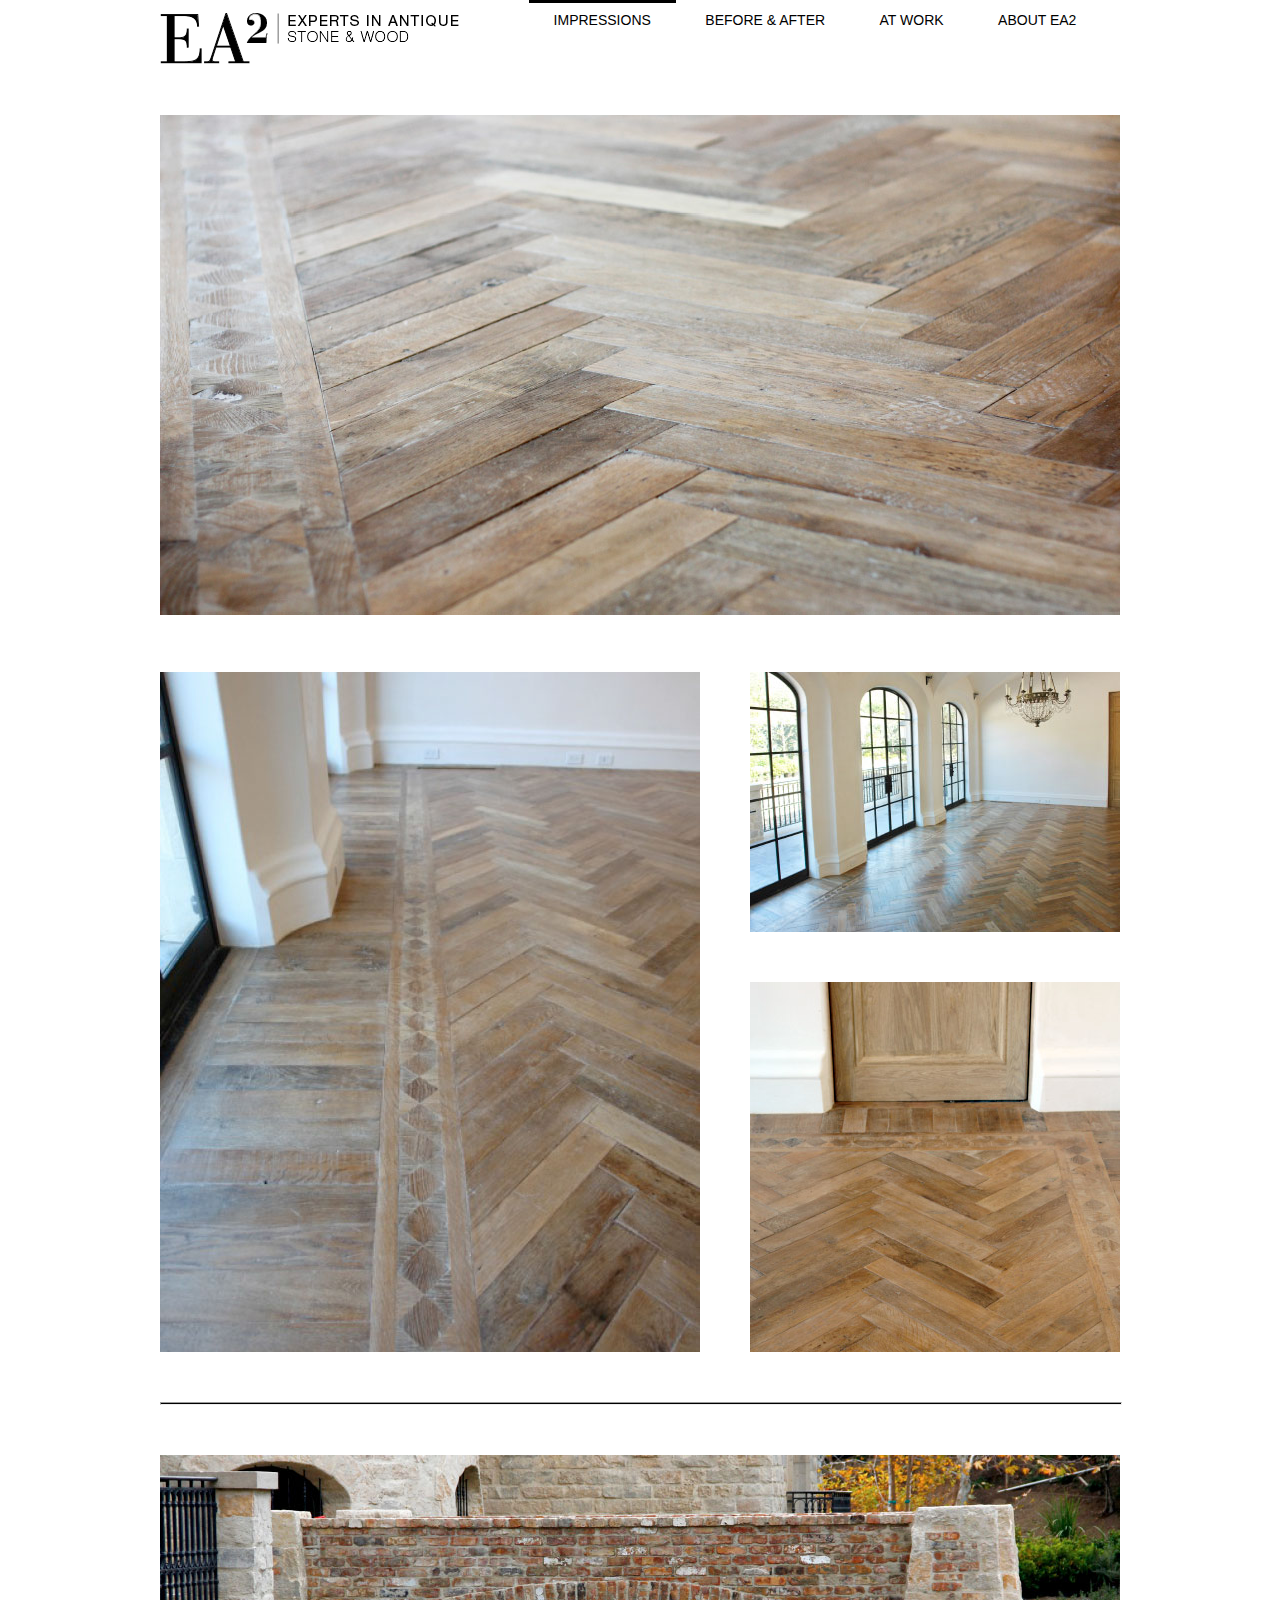
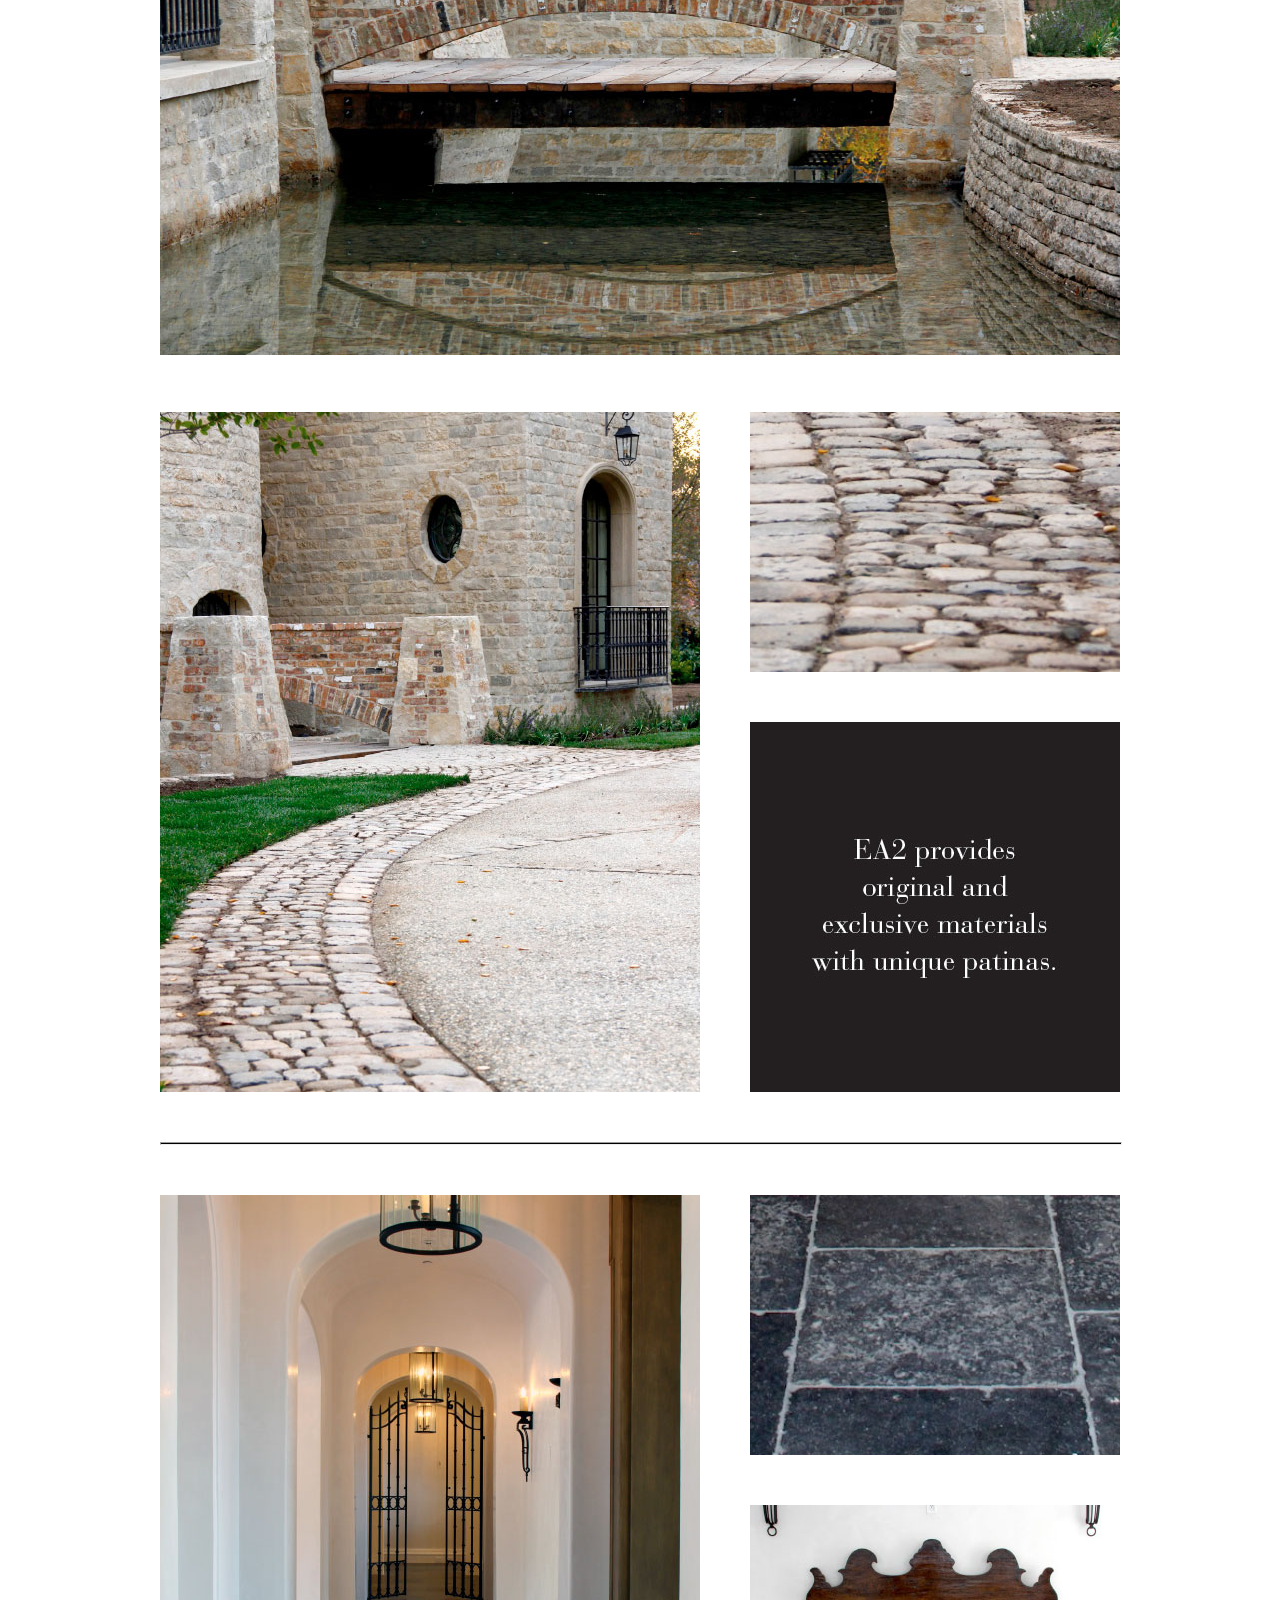
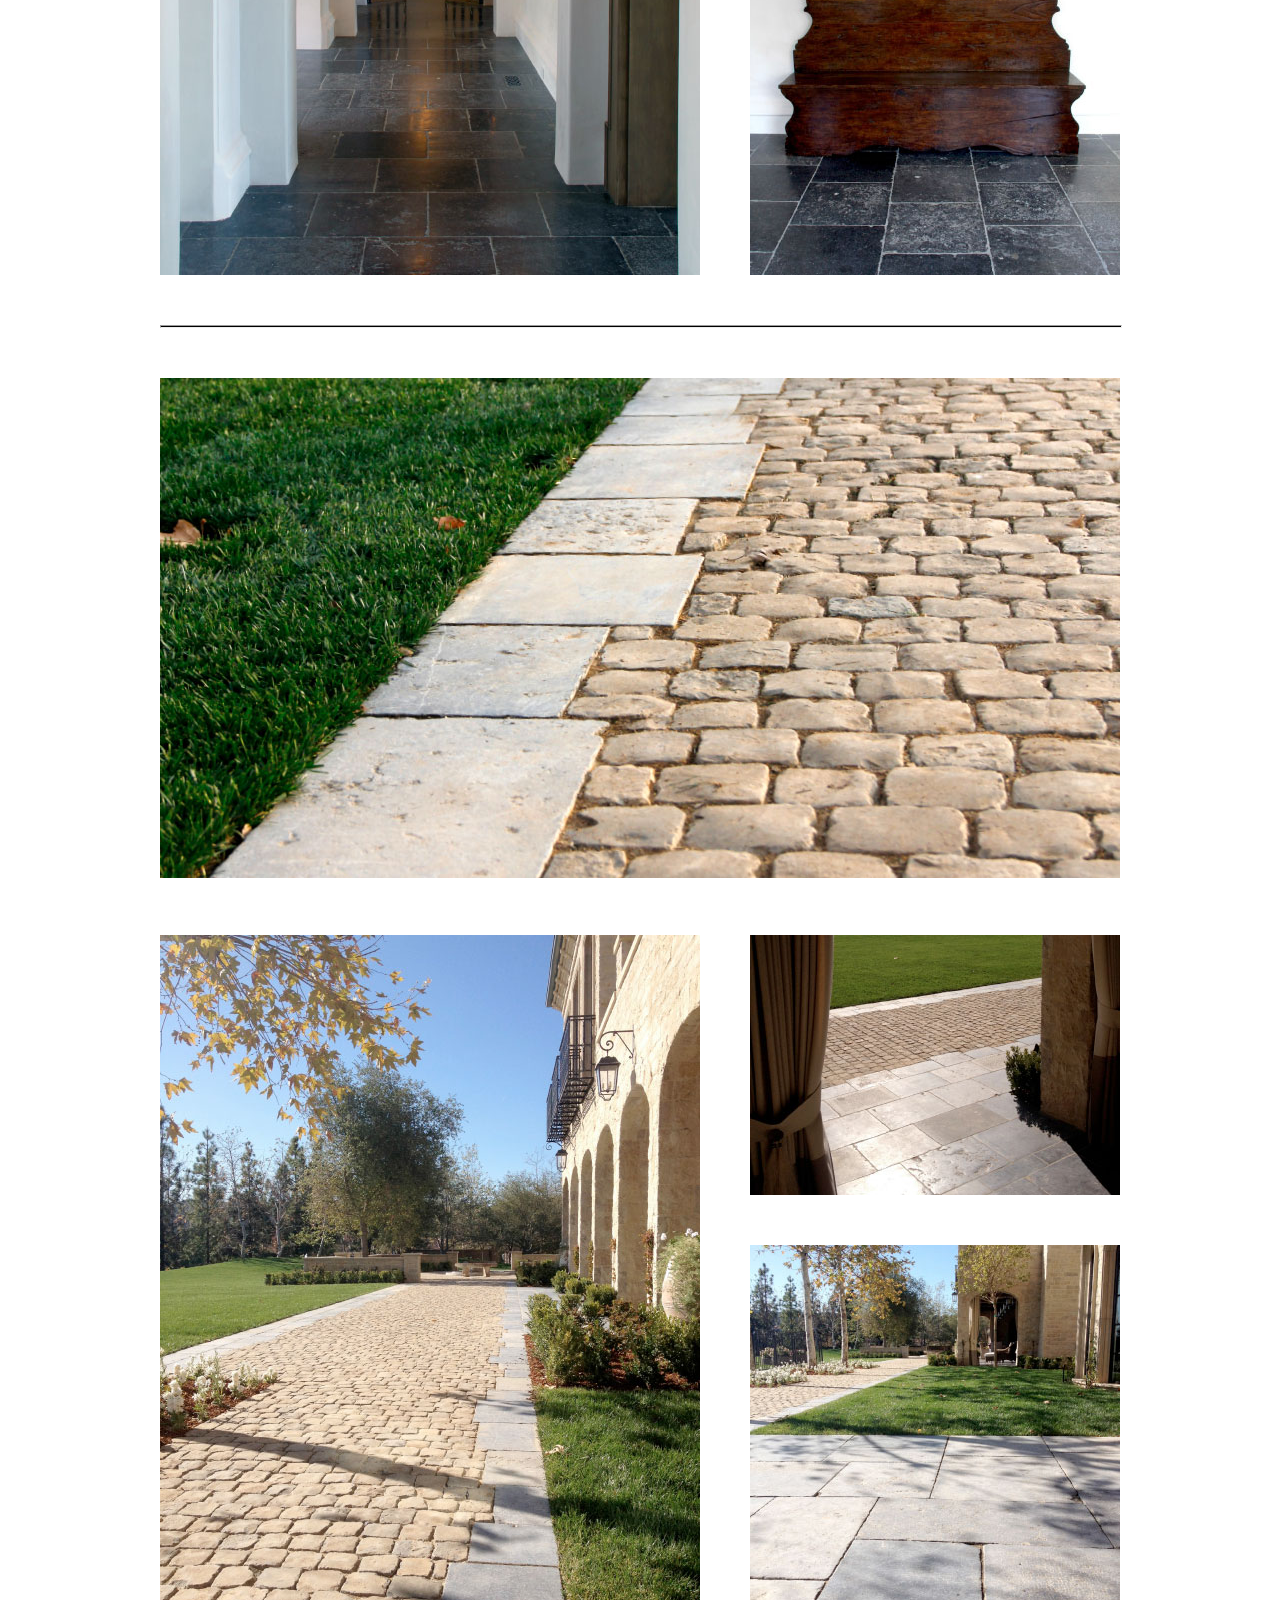
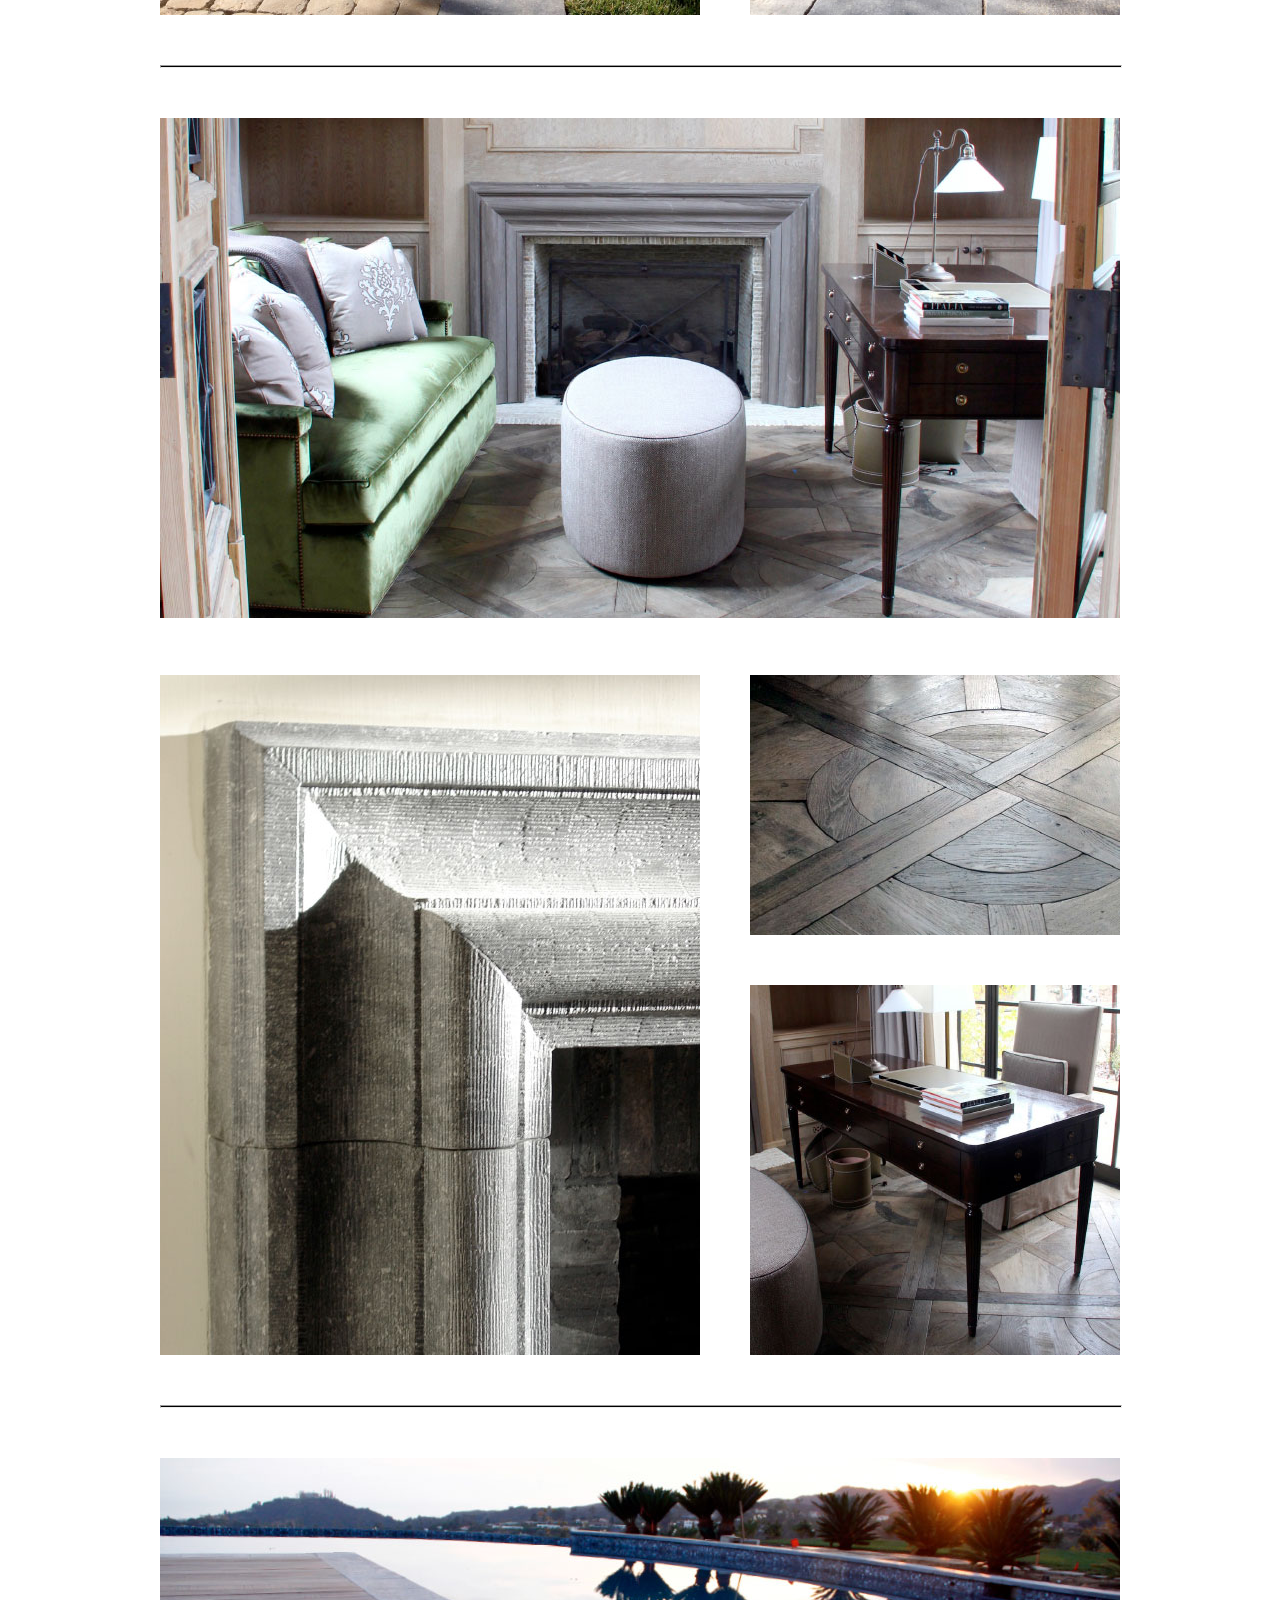
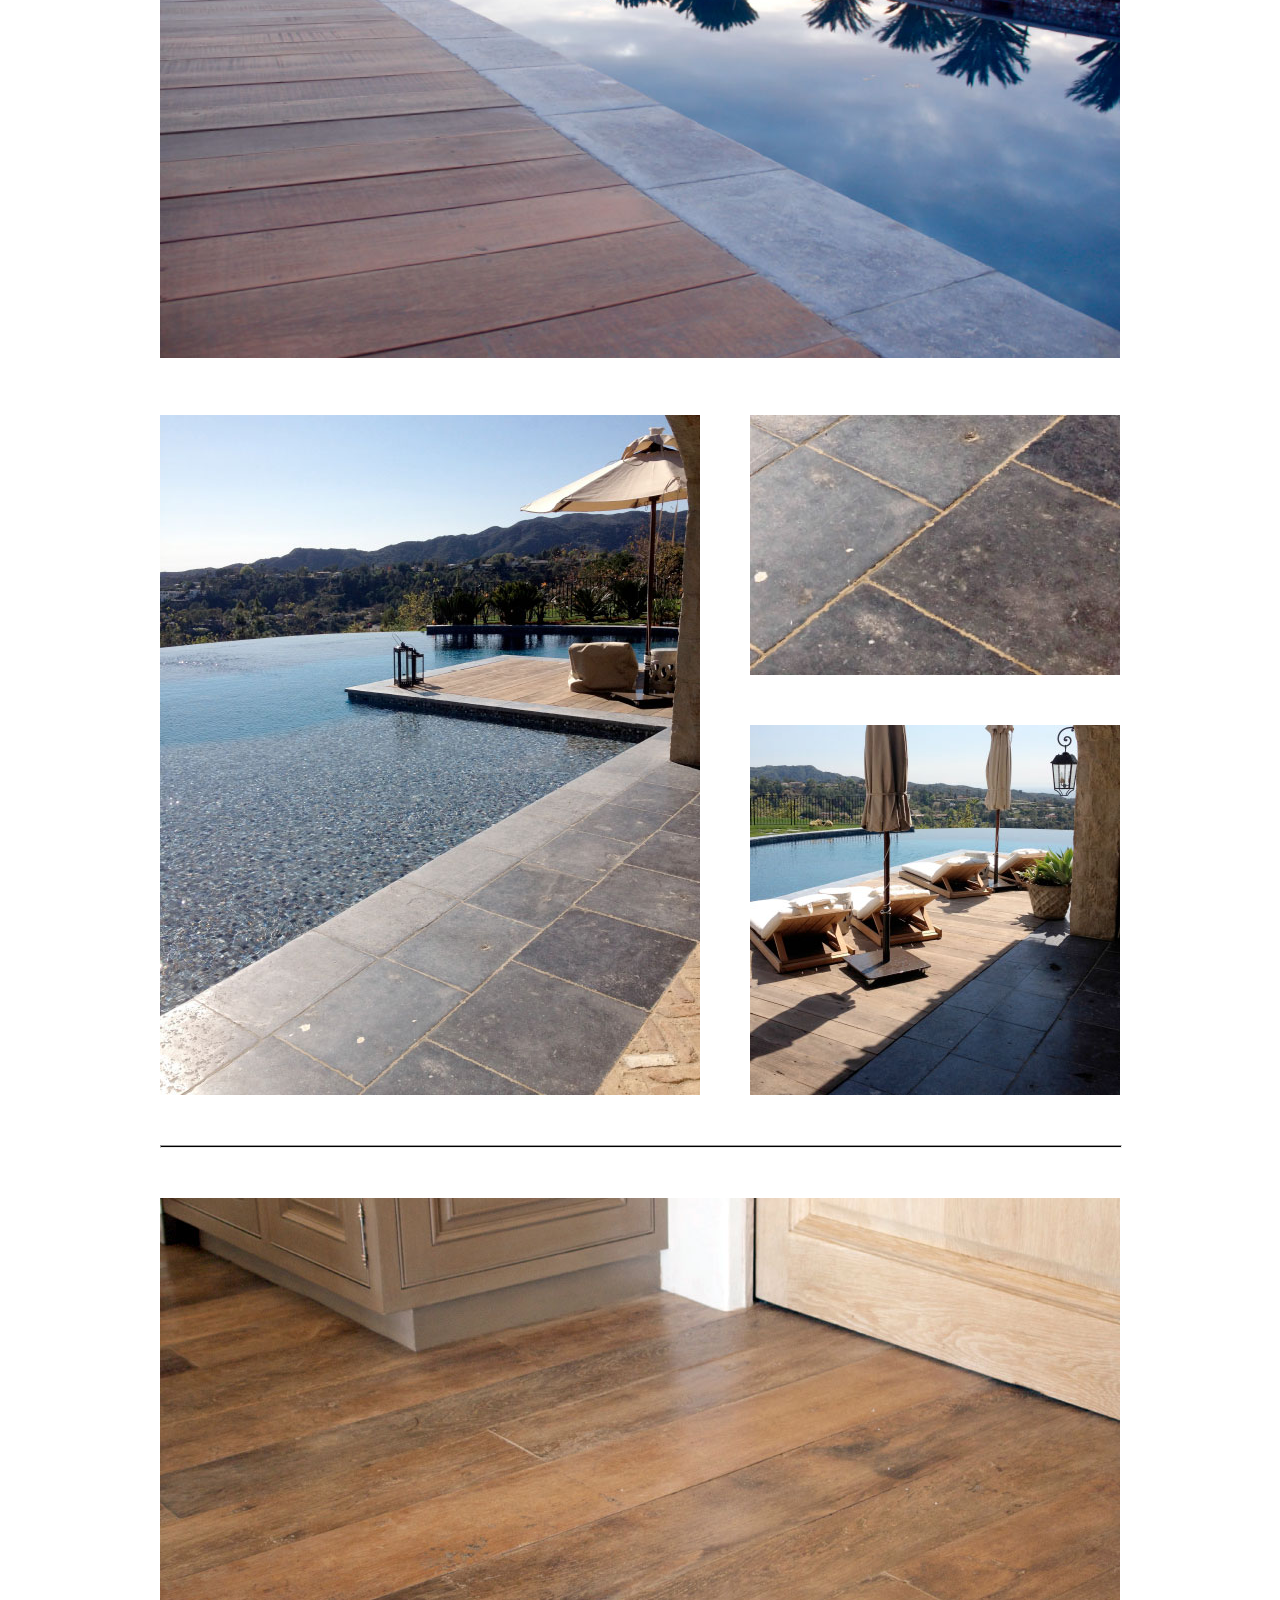
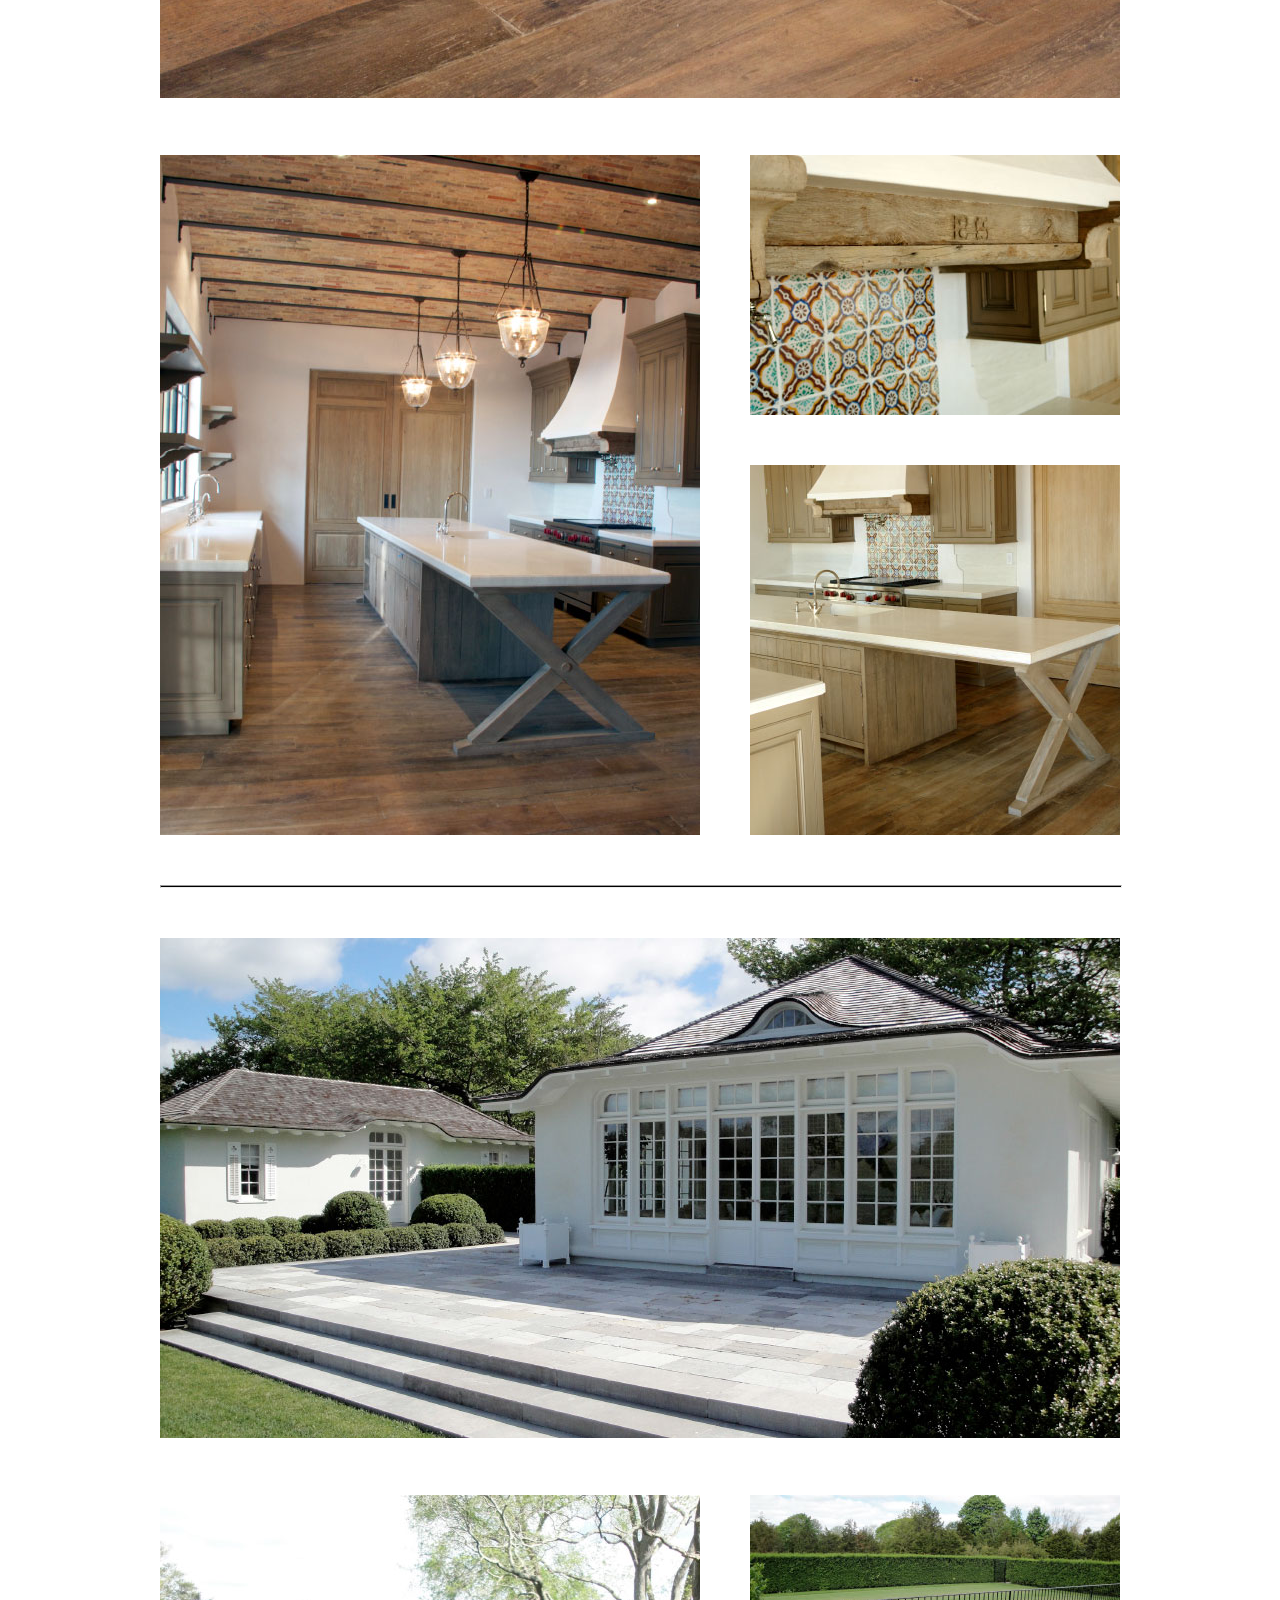
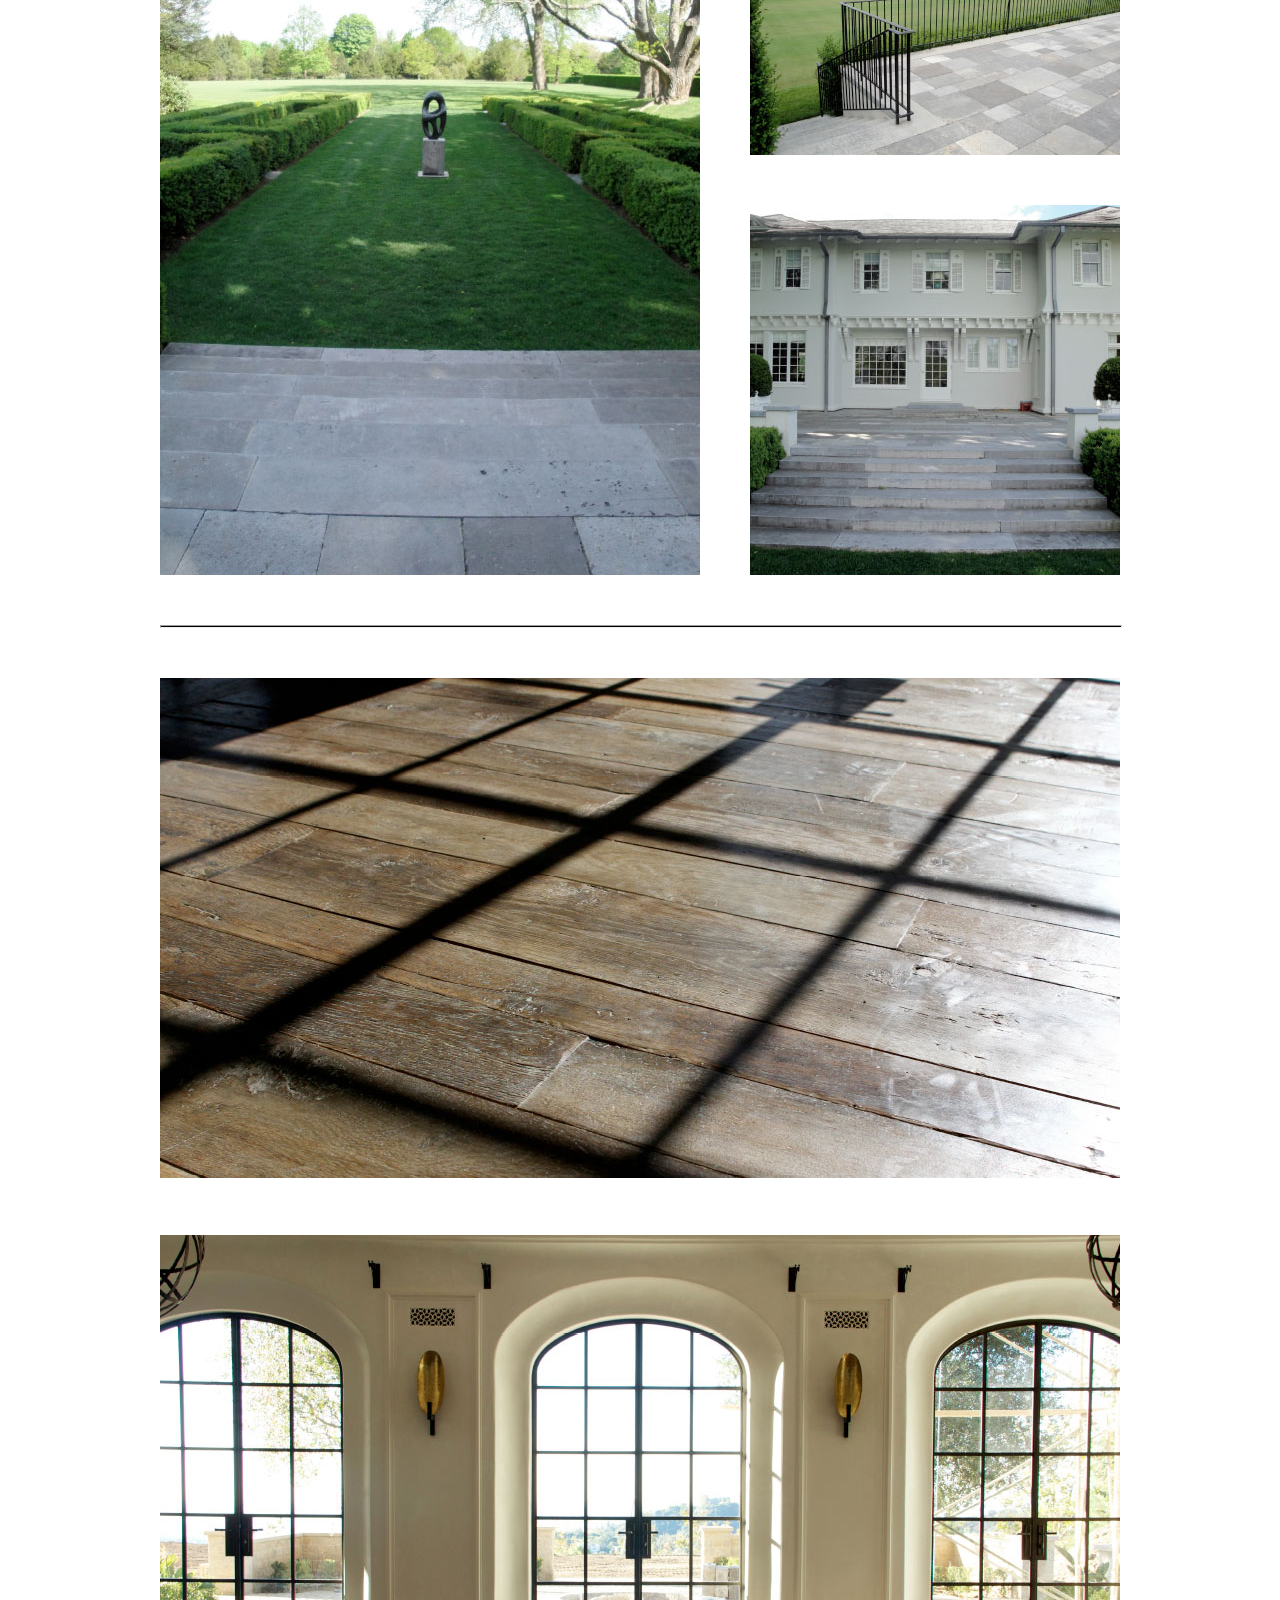
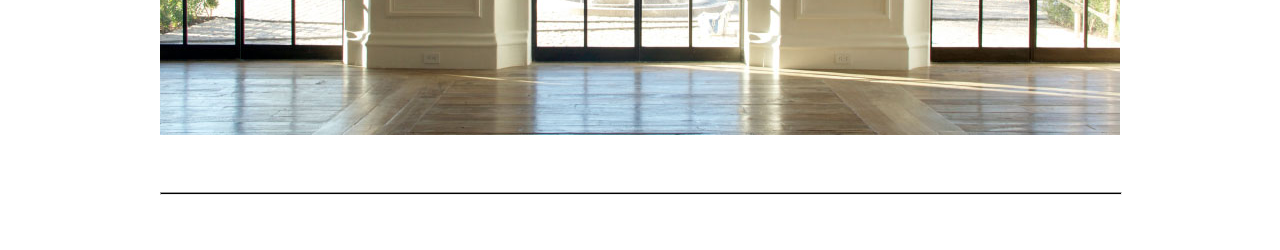
<file: index.html>
<!doctype html>
<html lang="en">
<head>
<meta http-equiv="Content-Type" content="text/html; charset=UTF-8"/>
<!-- viewport meta to reset iPhone inital scale -->
<link rel="stylesheet" href="menu/responsivemobilemenu.css" type="text/css"/>
<script type="text/javascript" src="jquery.min.js"></script>
<script type="text/javascript" src="menu/responsivemobilemenu.js"></script>
<link rel="shortcut icon" type="image/x-icon" href="favicon.ico">
<meta name="viewport" content="width=device-width, initial-scale=1.0">
<meta name="author" content="Zenweb">
<meta name="keywords" content="ea2, experts in antique, stone &amp; wood"/>
<meta name="description" content="hier komt omschrijving"/>
<title>EXPERTS IN ANTIQUE - STONE & WOOD - EA2</title>
<!-- css3-mediaqueries.js for IE8 or older -->
<!--[if lt IE 9]>
	<script src="http://css3-mediaqueries-js.googlecode.com/svn/trunk/css3-mediaqueries.js"></script>
<![endif]-->
<link rel="stylesheet" href="css/stylesheet.css" type="text/css"/>
</head>
<body>
<div id="pagewrap">
	<div id="header">
    	<div id="logo">
		<a href="/"><img src="images/logo-344x65.png" class="ri" style="margin-top: 5px;"/></a>
        </div>
          <div class="rmm">
            <ul>
                <li><a href="/" class="active">Impressions</a></li>
                <li><a href="before-and-after/">Before & after</a></li>
                <li><a href="at-work/">At work </a></li>
                <li><a href="about-ea2/">About EA2</a></li>
            </ul>
        </div>
	</div>	<!-- CONTENT -->
    <div id="content">
        <!-- LINE 1 -->
		<div id="line_1">
        <img src="pictures/impressions/01.jpg" class="full"/>
        </div>
        <!-- LINE 2 -->
        <div id="line_2">
        	<div id="line_2_links">
        	<img src="pictures/impressions/02.jpg" class="full_extra"/>
        	</div>
            <div id="line_2_rechts">
            	<div id="line_2_top">
        		<img src="pictures/impressions/03.jpg" class="full"/>
                </div>
                <div id="line_2_bottom">
            	<img src="pictures/impressions/04.jpg" class="full"/>
               	</div>
        	</div>
        	<div style="clear:both;"></div>
        </div>
        <hr class="line_black"/>
        <!-- LINE 1 -->
		<div id="line_1">
        <img src="pictures/impressions/05.jpg" class="full"/>
        </div>
        <!-- LINE 2 -->
        <div id="line_2">
        	<div id="line_2_links">
        	<img src="pictures/impressions/06.jpg" class="full_extra"/>
        	</div>
            <div id="line_2_rechts">
            	<div id="line_2_top">
        		<img src="pictures/impressions/07.jpg" class="full"/>
                </div>
                <div id="line_2_bottom">
            	<img src="pictures/impressions/08.jpg" class="full"/>
               	</div>
        	</div>
        	<div style="clear:both;"></div>
        </div>
        <hr class="line_black"/>
        <!-- LINE 2 -->
        <div id="line_2">
        	<div id="line_2_links">
        	<img src="pictures/impressions/09.jpg" class="full_extra"/>
        	</div>
            <div id="line_2_rechts">
            	<div id="line_2_top">
        		<img src="pictures/impressions/10.jpg" class="full"/>
                </div>
                <div id="line_2_bottom">
            	<img src="pictures/impressions/11.jpg" class="full"/>
               	</div>
        	</div>
        	<div style="clear:both;"></div>
        </div>
        <hr class="line_black"/>
          <!-- LINE 1 -->
		<div id="line_1">
        <img src="pictures/impressions/12.jpg" class="full"/>
        </div>
        <!-- LINE 2 -->
        <div id="line_2">
        	<div id="line_2_links">
        	<img src="pictures/impressions/13.jpg" class="full_extra"/>
        	</div>
            <div id="line_2_rechts">
            	<div id="line_2_top">
        		<img src="pictures/impressions/14.jpg" class="full"/>
                </div>
                <div id="line_2_bottom">
            	<img src="pictures/impressions/15.jpg" class="full"/>
               	</div>
        	</div>
        	<div style="clear:both;"></div>
        </div>
        <hr class="line_black"/>
            <!-- LINE 1 -->
		<div id="line_1">
        <img src="pictures/impressions/16.jpg" class="full"/>
        </div>
        <!-- LINE 2 -->
        <div id="line_2">
        	<div id="line_2_links">
        	<img src="pictures/impressions/17.jpg" class="full_extra"/>
        	</div>
            <div id="line_2_rechts">
            	<div id="line_2_top">
        		<img src="pictures/impressions/18.jpg" class="full"/>
                </div>
                <div id="line_2_bottom">
            	<img src="pictures/impressions/19.jpg" class="full"/>
               	</div>
        	</div>
        	<div style="clear:both;"></div>
        </div>
        <hr class="line_black"/>
            <!-- LINE 1 -->
		<div id="line_1">
        <img src="pictures/impressions/20.jpg" class="full"/>
        </div>
        <!-- LINE 2 -->
        <div id="line_2">
        	<div id="line_2_links">
        	<img src="pictures/impressions/21.jpg" class="full_extra"/>
        	</div>
            <div id="line_2_rechts">
            	<div id="line_2_top">
        		<img src="pictures/impressions/22.jpg" class="full"/>
                </div>
                <div id="line_2_bottom">
            	<img src="pictures/impressions/23.jpg" class="full"/>
               	</div>
        	</div>
        	<div style="clear:both;"></div>
        </div>
        <hr class="line_black"/>
            <!-- LINE 1 -->
		<div id="line_1">
        <img src="pictures/impressions/24.jpg" class="full"/>
        </div>
        <!-- LINE 2 -->
        <div id="line_2">
        	<div id="line_2_links">
        	<img src="pictures/impressions/25.jpg" class="full_extra"/>
        	</div>
            <div id="line_2_rechts">
            	<div id="line_2_top">
        		<img src="pictures/impressions/26.jpg" class="full"/>
                </div>
                <div id="line_2_bottom">
            	<img src="pictures/impressions/27.jpg" class="full"/>
               	</div>
        	</div>
        	<div style="clear:both;"></div>
        </div>
        <hr class="line_black"/>
           <!-- LINE 1 -->
		<div id="line_1">
        <img src="pictures/impressions/28.jpg" class="full"/>
        </div>
        <!-- LINE 2 -->
        <div id="line_2">
        	<div id="line_2_links">
        	<img src="pictures/impressions/29.jpg" class="full_extra"/>
        	</div>
            <div id="line_2_rechts">
            	<div id="line_2_top">
        		<img src="pictures/impressions/30.jpg" class="full"/>
                </div>
                <div id="line_2_bottom">
            	<img src="pictures/impressions/31.jpg" class="full"/>
               	</div>
        	</div>
        	<div style="clear:both;"></div>
        </div>
        <hr class="line_black"/>
            <!-- LINE 1 -->
		<div id="line_1">
        <img src="pictures/impressions/32.jpg" class="full"/>
        </div>
            <!-- LINE 1 -->
		<div id="line_1">
        <img src="pictures/impressions/33.jpg" class="full"/>
        </div>
         <hr class="line_black"/>
       <div style="clear:both;"></div>
	</div>
	<div style="clear:both;"></div>	<div id="footer">
	</div>
</div>
</body>
</html>
</file>
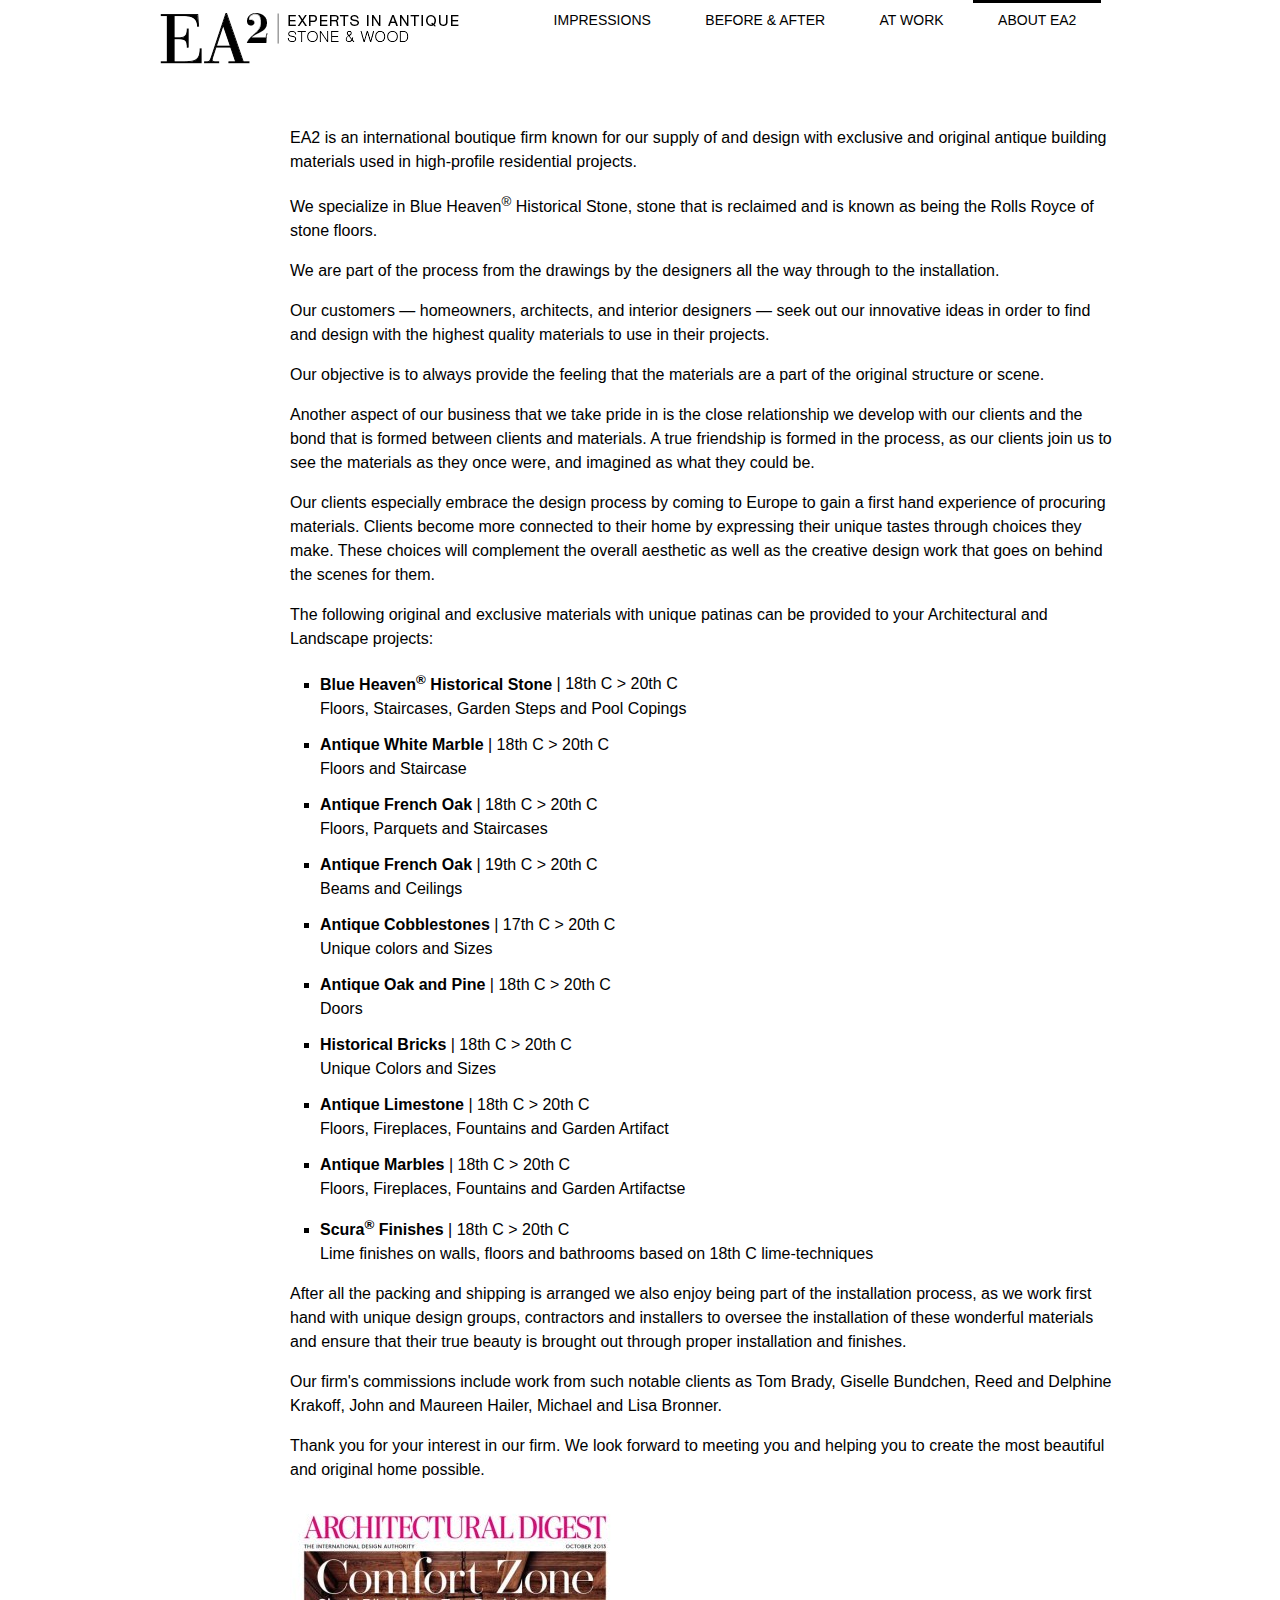
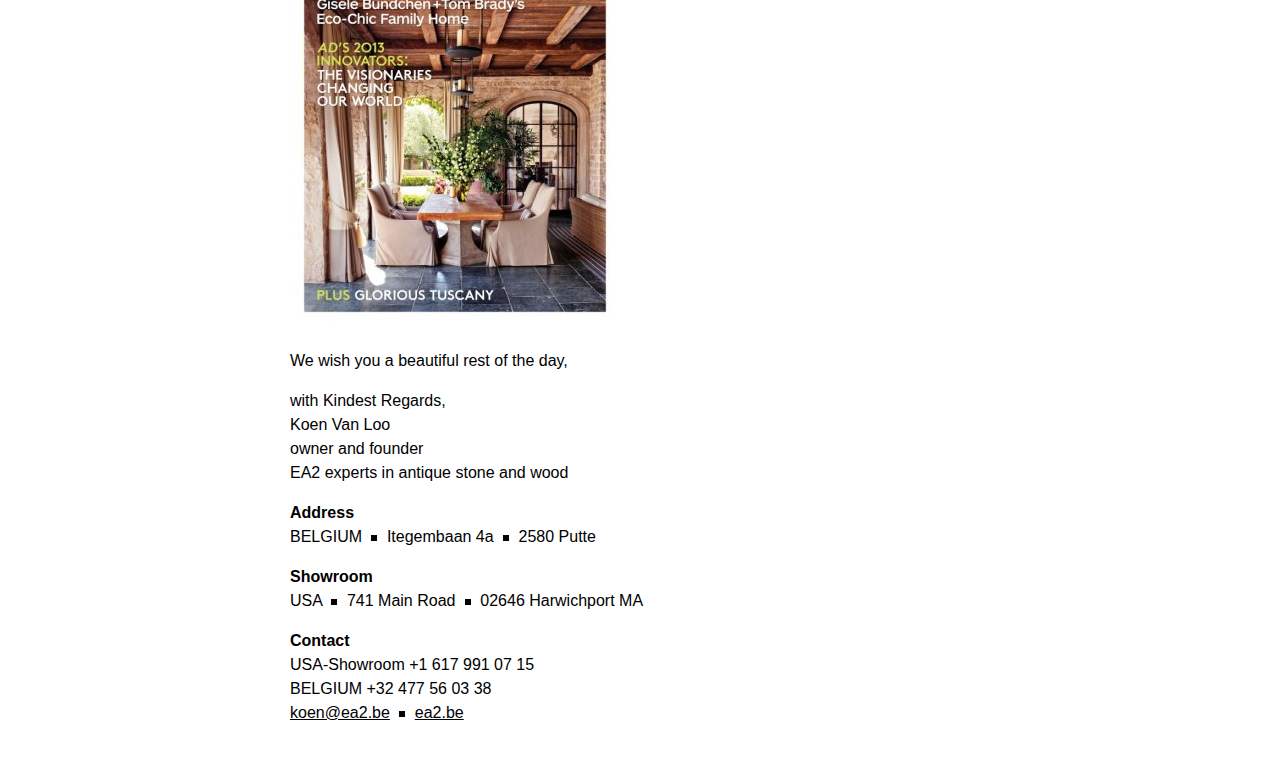
<file: about-ea2/index.html>
<!doctype html>
<html lang="en">
<head>
<meta http-equiv="Content-Type" content="text/html; charset=UTF-8"/>
<!-- viewport meta to reset iPhone inital scale -->
<link rel="stylesheet" href="../menu/responsivemobilemenu.css" type="text/css"/>
<script type="text/javascript" src="../jquery.min.js"></script>
<script type="text/javascript" src="../menu/responsivemobilemenu.js"></script>
<link rel="shortcut icon" type="image/x-icon" href="../favicon.ico">
<meta name="viewport" content="width=device-width, initial-scale=1.0">
<meta name="author" content="Zenweb">
<meta name="keywords" content="ea2, experts in antique, stone &amp; wood"/>
<meta name="description" content="hier komt omschrijving"/>
<title>ABOUT - EA2</title>
<!-- css3-mediaqueries.js for IE8 or older -->
<!--[if lt IE 9]>
	<script src="http://css3-mediaqueries-js.googlecode.com/svn/trunk/css3-mediaqueries.js"></script>
<![endif]-->
<link rel="stylesheet" href="../css/stylesheet.css" type="text/css"/>
</head>
<body>
<div id="pagewrap">
	<div id="header">
    	<div id="logo">
		<a href="/"><img src="../images/logo-344x65.png" class="ri" style="margin-top: 5px;"/></a>
        </div>
          <div class="rmm">
            <ul>
                <li><a href="/">Impressions</a></li>
                <li><a href="../before-and-after/">Before & after</a></li>
                <li><a href="../at-work/">At work </a></li>
                <li><a href="../about-ea2/" class="active">About EA2</a></li>
            </ul>
        </div>
	</div>	<!-- CONTENT -->
    <div id="content">
    <div id="spacing">
      <p>EA2 is an international boutique firm known for our supply of and design with exclusive and original antique building materials used in high-profile residential projects.</p>
 <p>We specialize in Blue Heaven<sup>®</sup> Historical Stone, stone that is reclaimed and is known as being the Rolls Royce of stone floors.</p>
 <p>We are part of the process from the drawings by the designers all the way through to the installation.</p>
 <p>Our customers — homeowners, architects, and interior designers — seek out our innovative ideas in order to find and design with the highest quality materials to use in their projects.</p>
 <p>Our objective is to always provide the feeling that the materials are a part of the original structure or scene.</p>
 <p>Another aspect of our business that we take pride in is the close relationship we develop with our clients and the bond that is formed between clients and materials. A true friendship is formed in the process, as our clients join us to see the materials as they once were, and imagined as what they could be.</p>
 <p>Our clients especially embrace the design process by coming to Europe to gain a first hand experience of procuring materials. Clients become more connected to their home by expressing their unique tastes through choices they make. These choices will complement the overall aesthetic as well as the creative design work that goes on behind the scenes for them.</p>
 <p>The following original and exclusive materials with unique patinas can be provided to your Architectural and Landscape projects: </p>
<ul>
<li><strong>Blue Heaven<sup>®</sup> Historical Stone</strong> | 18th C &gt; 20th C<br/>Floors, Staircases, Garden Steps and Pool Copings</li>
<li><strong>Antique White Marble</strong> | 18th C &gt; 20th C <br/>Floors and Staircase</li>
<li><strong>Antique French Oak</strong> | 18th C &gt; 20th C <br/>Floors, Parquets and Staircases</li>
<li><strong>Antique French Oak</strong> | 19th C &gt; 20th C <br/>Beams and Ceilings</li>
<li><strong>Antique Cobblestones</strong> | 17th C &gt; 20th C <br/>Unique colors and Sizes</li>
<li><strong>Antique Oak and Pine</strong> | 18th C &gt; 20th C <br/>Doors</li>
<li><strong>Historical Bricks</strong> | 18th C &gt; 20th C <br/>Unique Colors and Sizes</li>
<li><strong>Antique Limestone</strong> | 18th C &gt; 20th C <br/>Floors, Fireplaces, Fountains and Garden Artifact</li>
<li><strong>Antique Marbles</strong> | 18th C &gt; 20th C <br/>Floors, Fireplaces, Fountains and Garden Artifactse</li>
<li><strong>Scura<sup>®</sup> Finishes</strong> | 18th C &gt; 20th C<br/>Lime finishes on walls, floors and bathrooms based on 18th C lime-techniques</li>
</ul>
<p>After all the packing and shipping is arranged we also enjoy being part of the installation process, as we work first hand with unique design groups, contractors and installers to oversee the installation of these wonderful materials and ensure that their true beauty is brought out through proper installation and finishes.</p>
<p>Our firm's commissions include work from such notable clients as Tom Brady, Giselle Bundchen, Reed and Delphine Krakoff, John and Maureen Hailer, Michael and Lisa Bronner.</p>
<p>Thank you for your interest in our firm. We look forward to meeting you and helping you to create the most beautiful and original home possible.</p>
<div>
        <img src="../pictures/architectural-digest.jpg"/>
        </div>
<p>We wish you a beautiful rest of the day,</p>
<p>
with Kindest Regards,<br/>
Koen Van Loo<br/>
owner and founder <br/>
EA2   experts in antique stone and wood
</p>
<p>
<strong>Address</strong><br/>
BELGIUM <img src="../images/square.png" width="6" style="vertical-align:middle; margin-left: 5px; margin-right:5px;"/> Itegembaan 4a <img src="../images/square.png" width="6" style="vertical-align:middle; margin-left: 5px; margin-right:5px;"/> 2580 Putte
</p>
<p>
<strong>Showroom</strong><br/>
USA <img src="../images/square.png" width="6" style="vertical-align:middle; margin-left: 5px; margin-right:5px;"/> 741 Main Road <img src="../images/square.png" width="6" style="vertical-align:middle; margin-left: 5px; margin-right:5px;"/> 02646 Harwichport MA
</p>
<p>
<strong>Contact</strong><br/>
USA-Showroom +1 617 991 07 15<br/>
BELGIUM +32 477 56 03 38<br/>
<a href="mailto: koen@ea2.be" target="_blank">koen@ea2.be</a> <img src="../images/square.png" width="6" style="vertical-align:middle; margin-left: 5px; margin-right:5px;"/> <a href="/">ea2.be</a>
 </p>
 <p>&nbsp;</p>
      </div>
	</div>
	<div style="clear:both;"></div>	<div id="footer">
	</div>
</div>
</body>
</html>
</file>
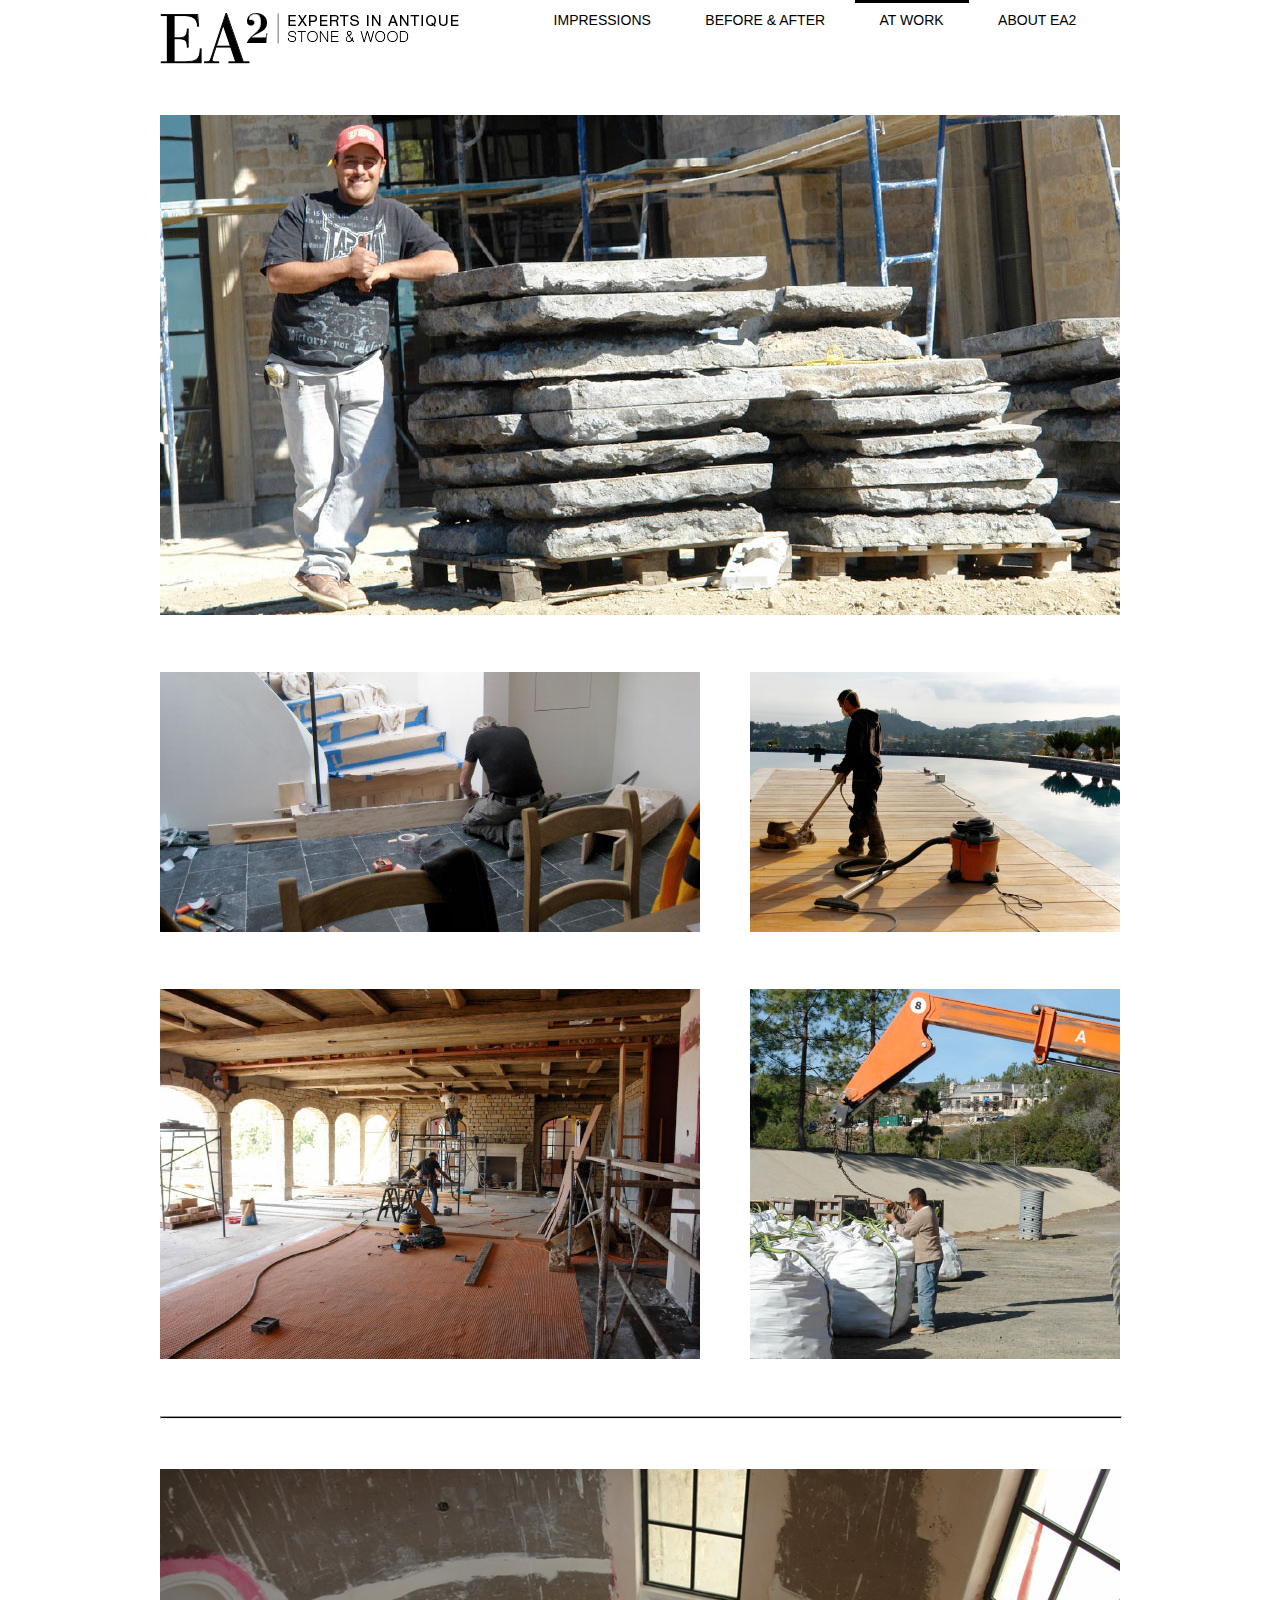
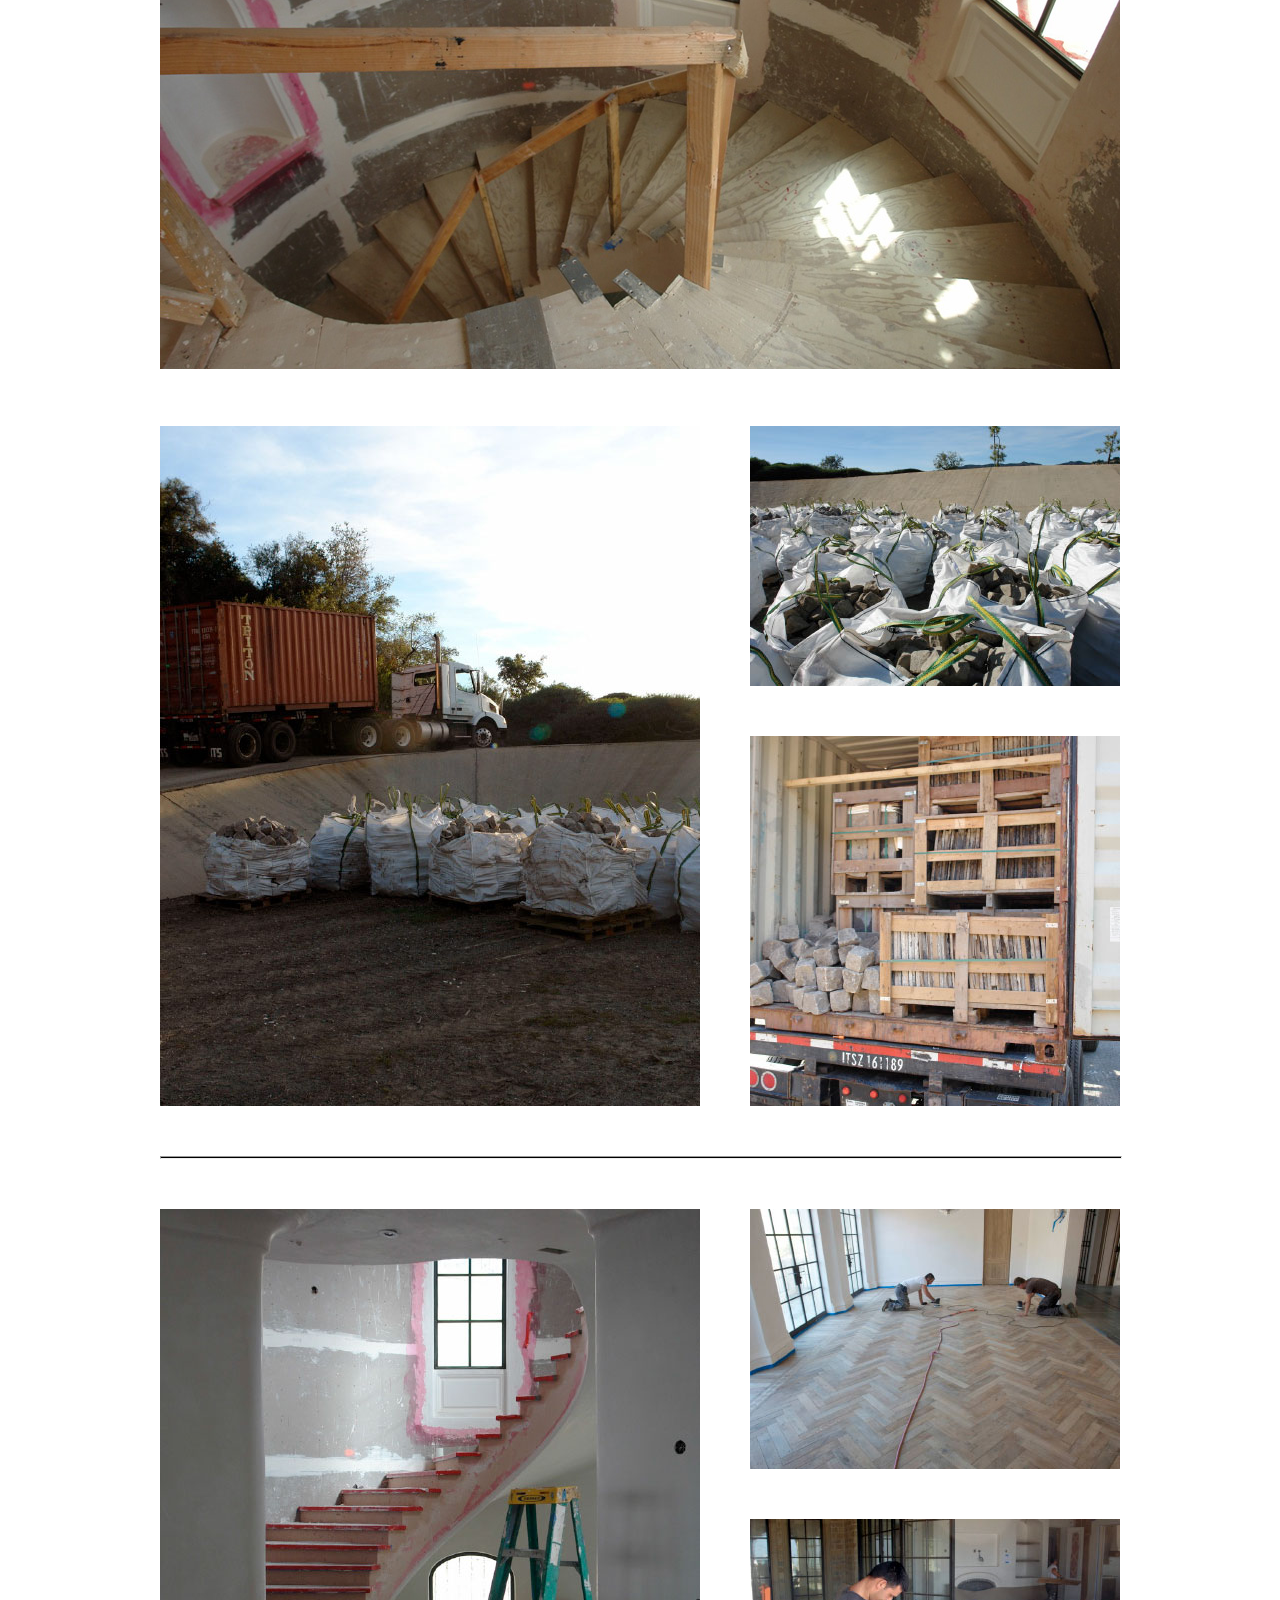
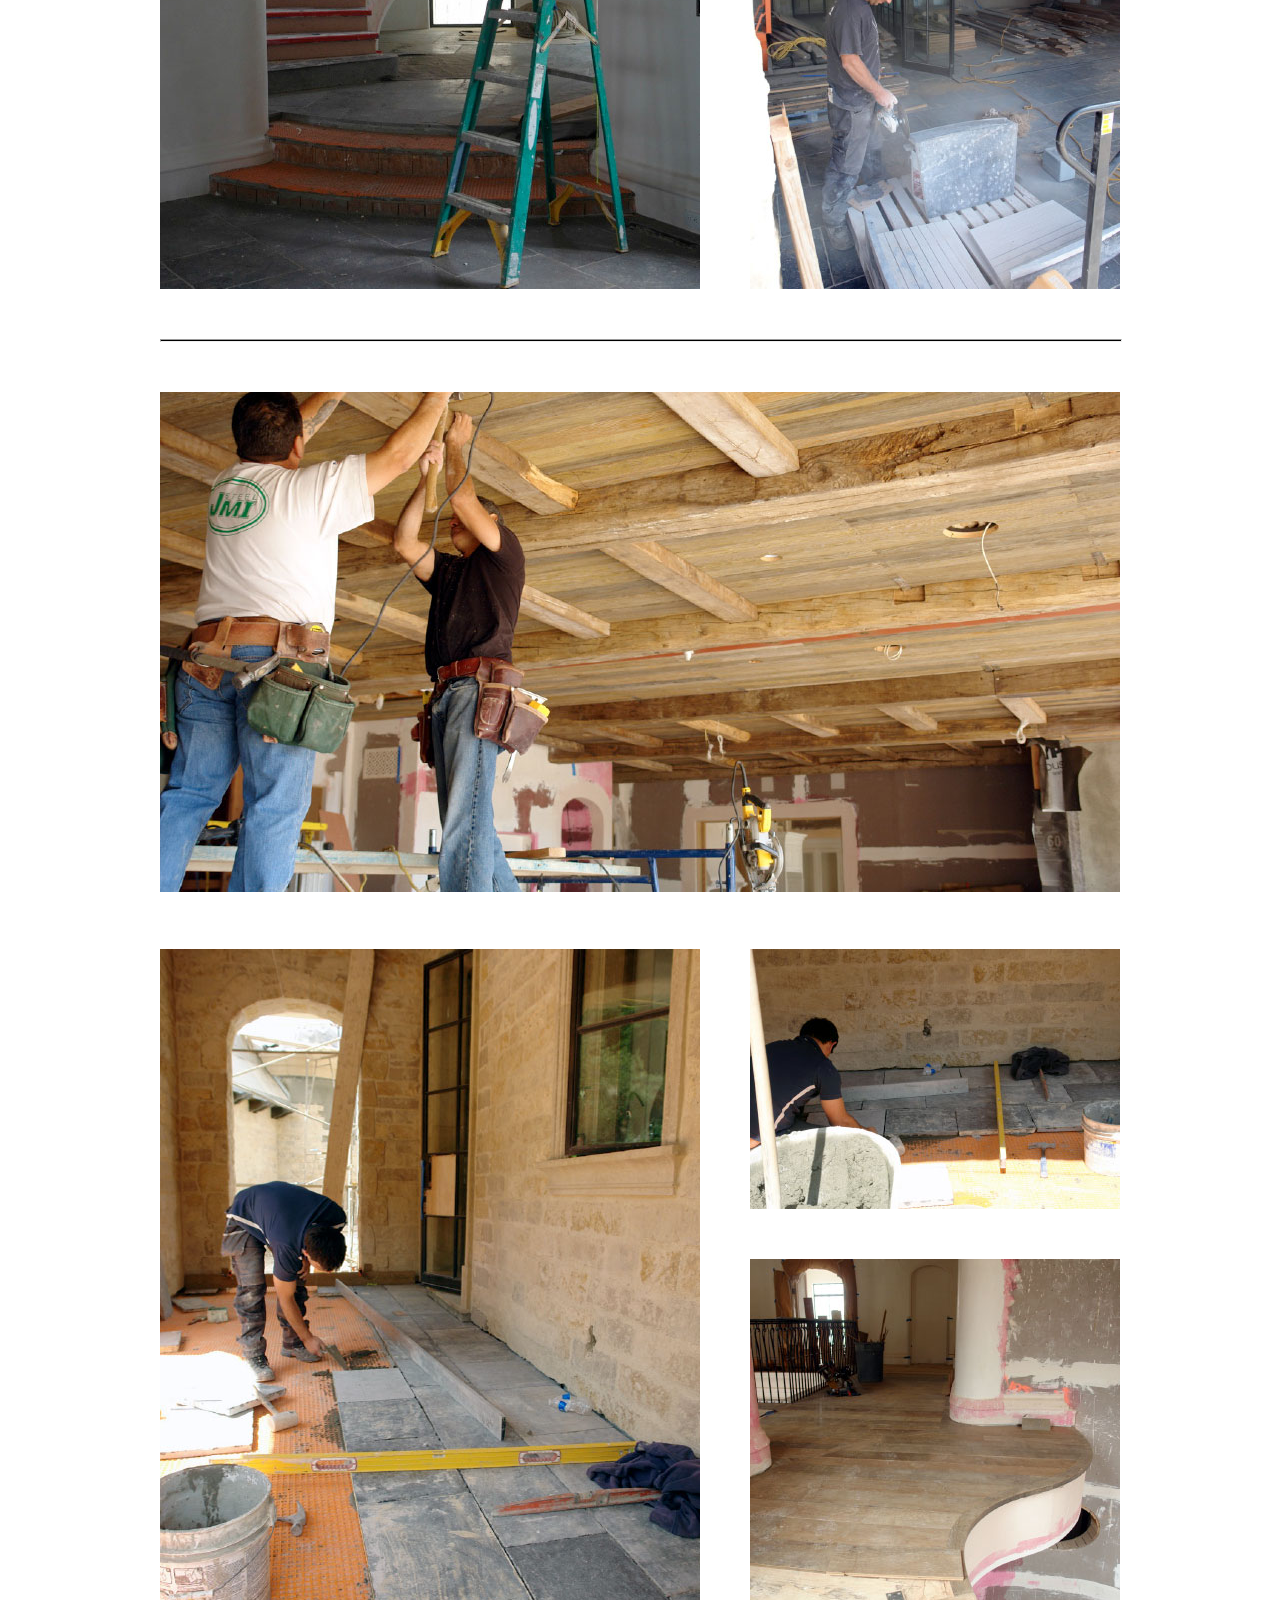
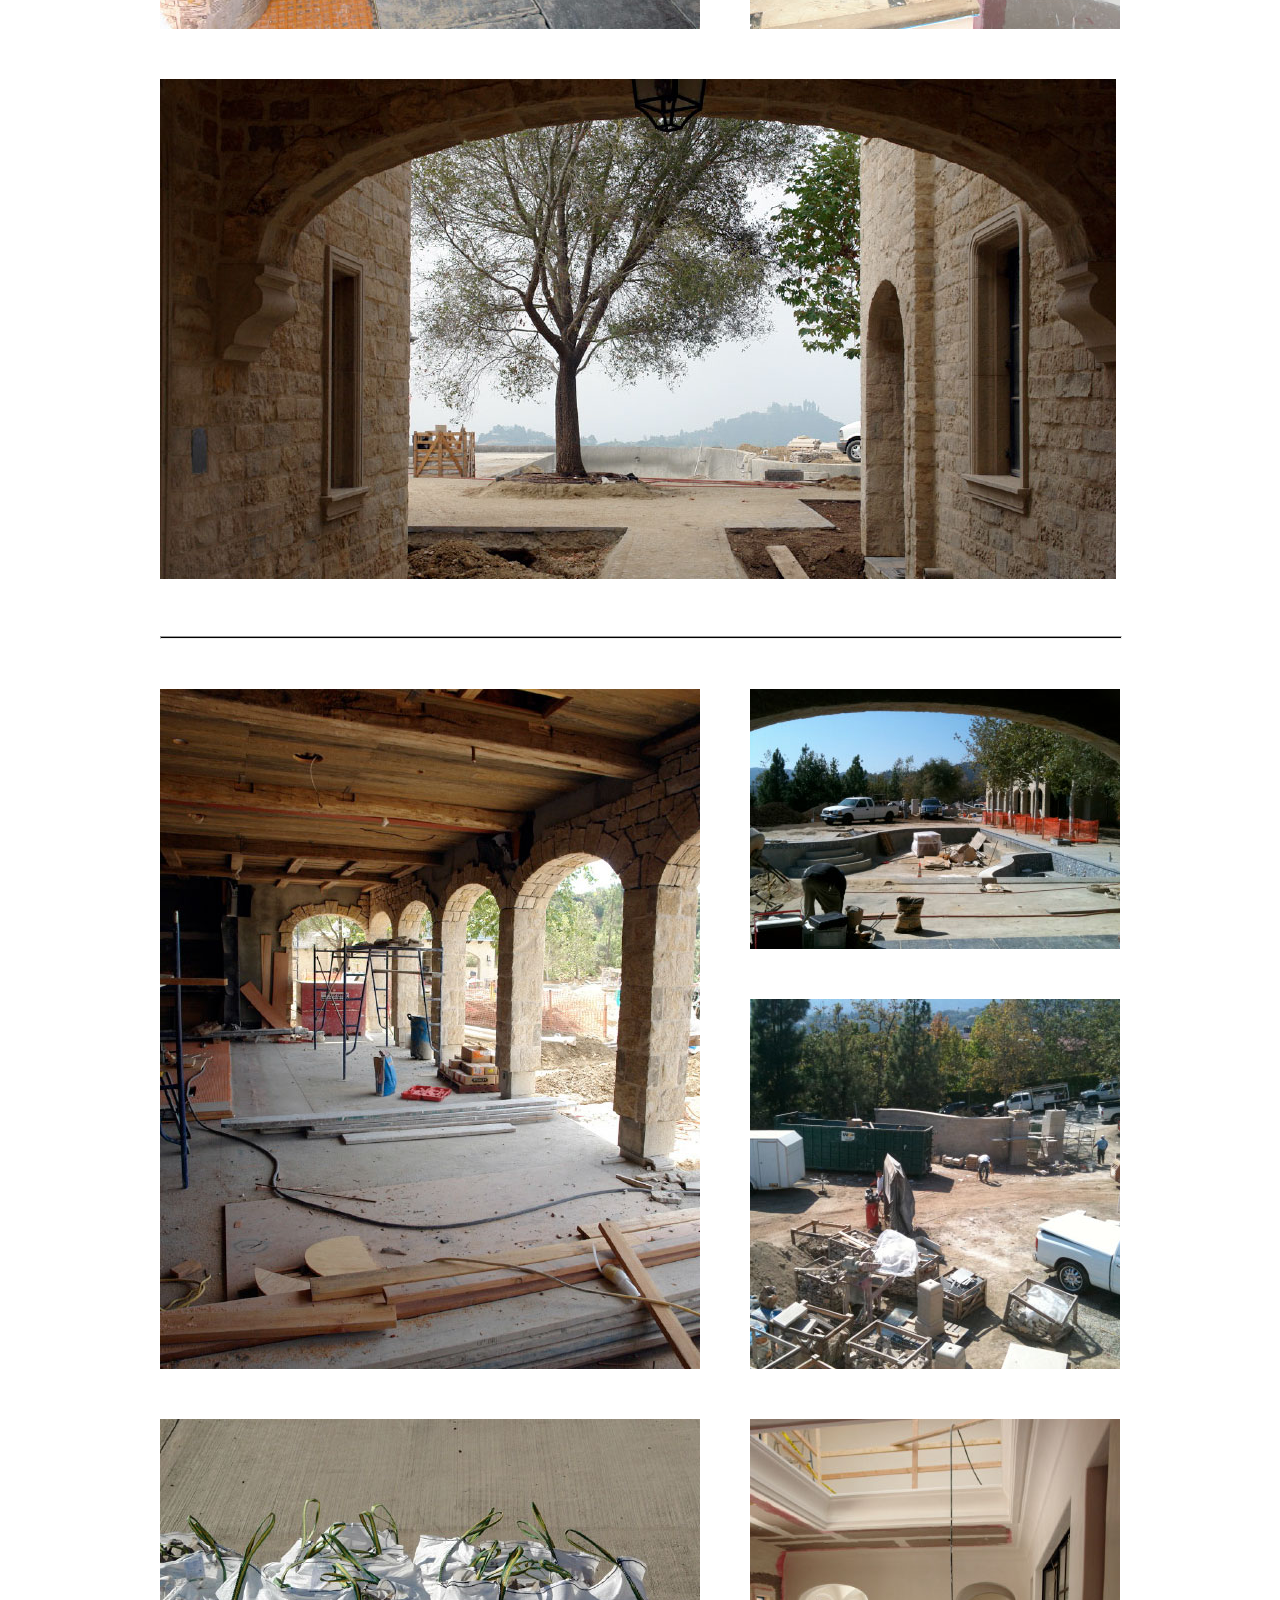
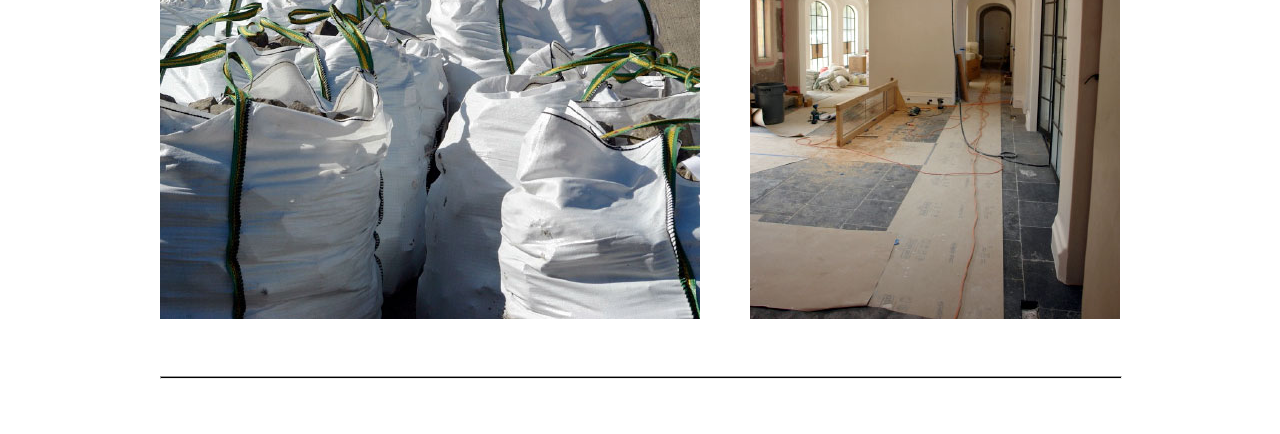
<file: at-work/index.html>
<!doctype html>
<html lang="en">
<head>
<meta http-equiv="Content-Type" content="text/html; charset=UTF-8"/>
<!-- viewport meta to reset iPhone inital scale -->
<link rel="stylesheet" href="../menu/responsivemobilemenu.css" type="text/css"/>
<script type="text/javascript" src="../jquery.min.js"></script>
<script type="text/javascript" src="../menu/responsivemobilemenu.js"></script>
<link rel="shortcut icon" type="image/x-icon" href="../favicon.ico">
<meta name="viewport" content="width=device-width, initial-scale=1.0">
<meta name="author" content="Zenweb">
<meta name="keywords" content="ea2, experts in antique, stone &amp; wood"/>
<meta name="description" content="hier komt omschrijving"/>
<title>AT WORK - EA2</title>
<!-- css3-mediaqueries.js for IE8 or older -->
<!--[if lt IE 9]>
	<script src="http://css3-mediaqueries-js.googlecode.com/svn/trunk/css3-mediaqueries.js"></script>
<![endif]-->
<link rel="stylesheet" href="../css/stylesheet.css" type="text/css"/>
</head>
<body>
<div id="pagewrap">
	<div id="header">
    	<div id="logo">
		<a href="/"><img src="../images/logo-344x65.png" class="ri" style="margin-top: 5px;"/></a>
        </div>	
          <div class="rmm">
            <ul>                 
                <li><a href="/">Impressions</a></li>
                <li><a href="../before-and-after/">Before & after</a></li>
                <li><a href="../at-work/" class="active">At work </a></li>
                <li><a href="../about-ea2/">About EA2</a></li>
            </ul>
        </div>
	</div>	<!-- CONTENT -->
    <div id="content">
        <!-- LINE 1 -->
		<div id="line_1">
        <img src="../pictures/at-work/01.jpg" class="full"/>
        </div>
        <!-- LINE 2 -->
        <div id="line_2">
        	<div id="line_2_links">
        	<img src="../pictures/at-work/02.jpg" class="full_extra"/>
        	</div>
            <div id="line_2_rechts">
        	<img src="../pictures/at-work/03.jpg" class="full"/>
        	</div>
        	<div style="clear:both;"></div>
        </div>
        <!-- LINE 2 -->
        <div id="line_2">
        	<div id="line_2_links">
        	<img src="../pictures/at-work/04.jpg" class="full_extra"/>
        	</div>
            <div id="line_2_rechts">
        	<img src="../pictures/at-work/05.jpg" class="full"/>
        	</div>
        	<div style="clear:both;"></div>
        </div>
        <hr class="line_black"/>
         <!-- LINE 1 -->
		<div id="line_1">
        <img src="../pictures/at-work/06.jpg" class="full"/>
        </div>
        <!-- LINE 2 -->
        <div id="line_2">
        	<div id="line_2_links">
        	<img src="../pictures/at-work/07.jpg" class="full_extra"/>
        	</div>
            <div id="line_2_rechts">
            	<div id="line_2_top">
        		<img src="../pictures/at-work/08.jpg" class="full"/>
                </div>
                <div id="line_2_bottom">
            	<img src="../pictures/at-work/09.jpg" class="full"/>
               	</div>
        	</div>
        	<div style="clear:both;"></div>
        </div>
        <hr class="line_black"/>
           <!-- LINE 2 -->
        <div id="line_2">
        	<div id="line_2_links">
        	<img src="../pictures/at-work/10.jpg" class="full_extra"/>
        	</div>
            <div id="line_2_rechts">
            	<div id="line_2_top">
        		<img src="../pictures/at-work/11.jpg" class="full"/>
                </div>
                <div id="line_2_bottom">
            	<img src="../pictures/at-work/12.jpg" class="full"/>
               	</div>
        	</div>
        	<div style="clear:both;"></div>
        </div>
        <hr class="line_black"/>
          <!-- LINE 1 -->
		<div id="line_1">
        <img src="../pictures/at-work/13.jpg" class="full"/>
        </div>
         <!-- LINE 2 -->
        <div id="line_2">
        	<div id="line_2_links">
        	<img src="../pictures/at-work/14.jpg" class="full_extra"/>
        	</div>
            <div id="line_2_rechts">
            	<div id="line_2_top">
        		<img src="../pictures/at-work/15.jpg" class="full"/>
                </div>
                <div id="line_2_bottom">
            	<img src="../pictures/at-work/16.jpg" class="full"/>
               	</div>
        	</div>
        	<div style="clear:both;"></div>
        </div>
         <!-- LINE 1 -->
		<div id="line_1">
        <img src="../pictures/at-work/17.jpg" class="full"/>
        </div>
        <hr class="line_black"/>
         <!-- LINE 2 -->
        <div id="line_2">
        	<div id="line_2_links">
        	<img src="../pictures/at-work/18.jpg" class="full_extra"/>
        	</div>
            <div id="line_2_rechts">
            	<div id="line_2_top">
        		<img src="../pictures/at-work/19.jpg" class="full"/>
                </div>
                <div id="line_2_bottom">
            	<img src="../pictures/at-work/20.jpg" class="full"/>
               	</div>
        	</div>
        	<div style="clear:both;"></div>
        </div>
         <!-- LINE 2 -->
        <div id="line_2">
        	<div id="line_2_links">
        	<img src="../pictures/at-work/21.jpg" class="full_extra"/>
        	</div>
            <div id="line_2_rechts">
        	<img src="../pictures/at-work/22.jpg" class="full"/>
        	</div>
        	<div style="clear:both;"></div>
        </div>
         <hr class="line_black"/>
       <div style="clear:both;"></div> 
	</div>
	<div style="clear:both;"></div>	<div id="footer">
	</div>
</div>
</body>
</html>
</file>
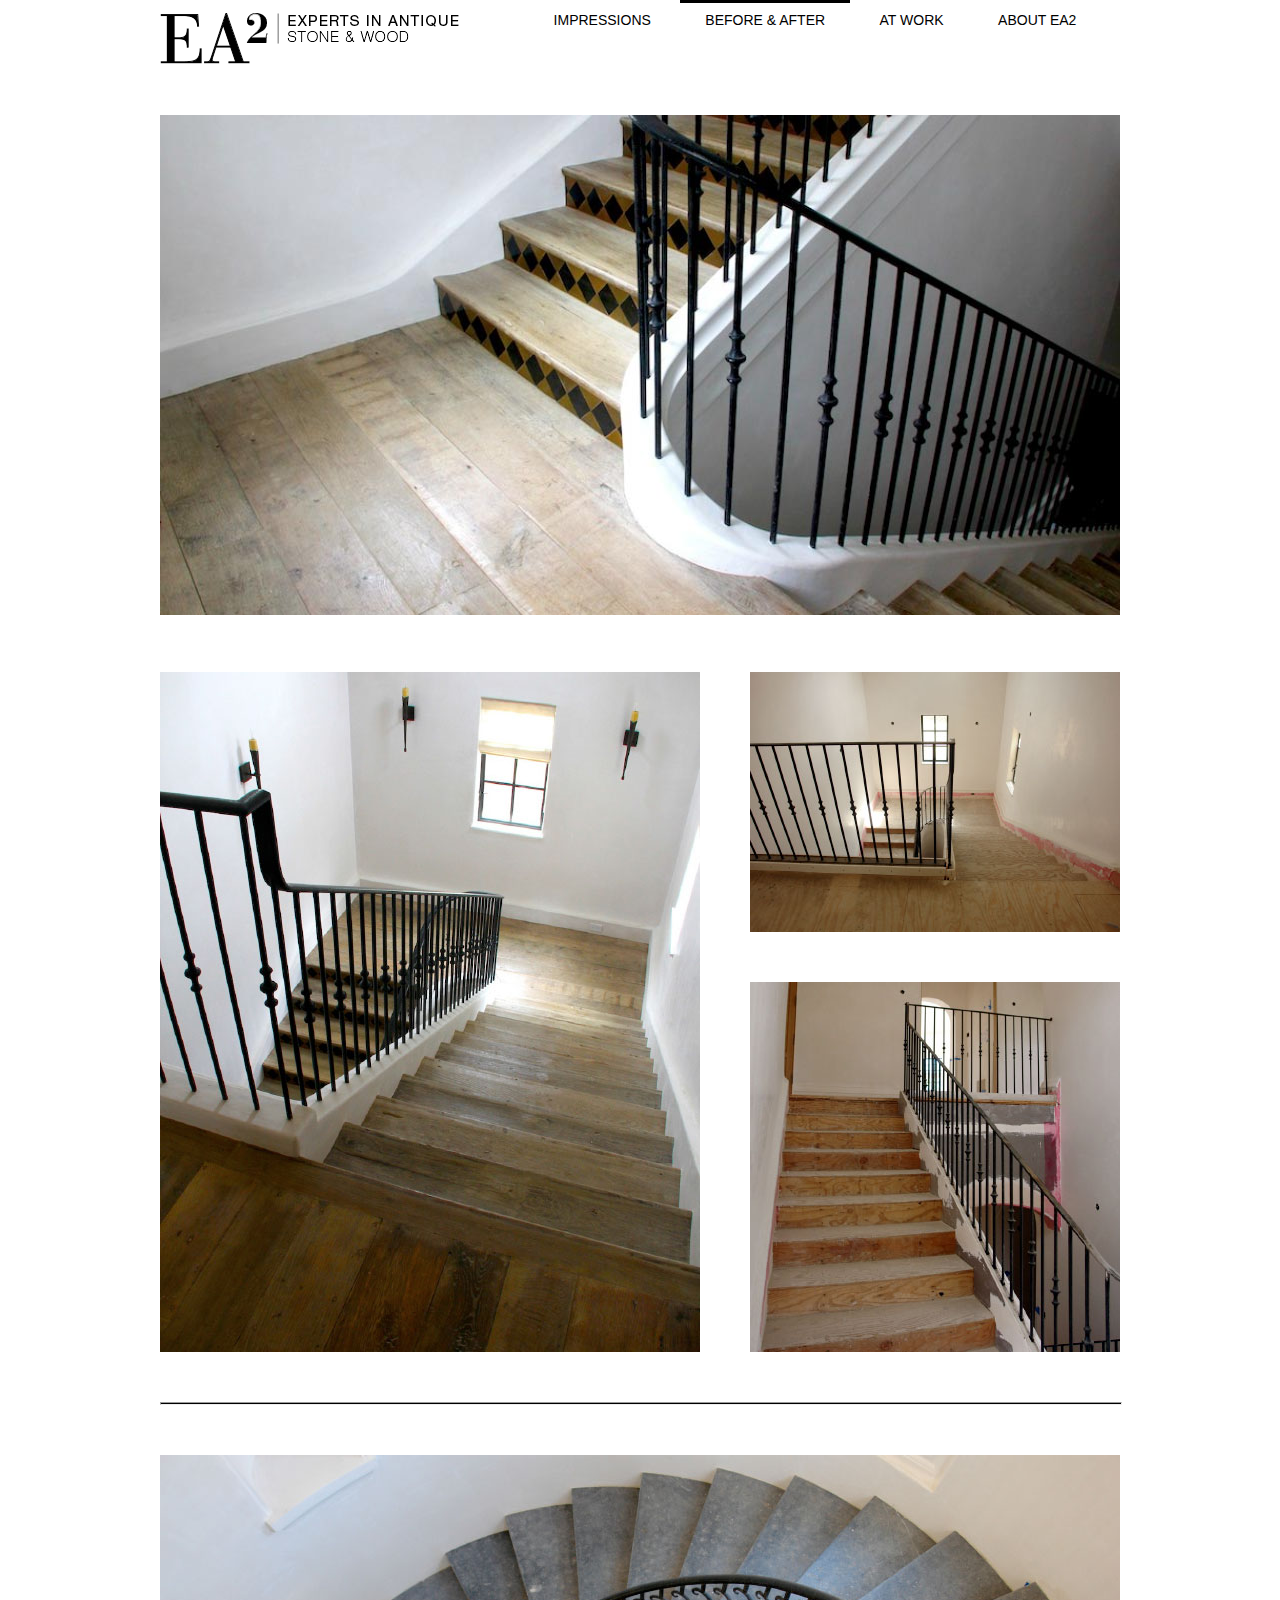
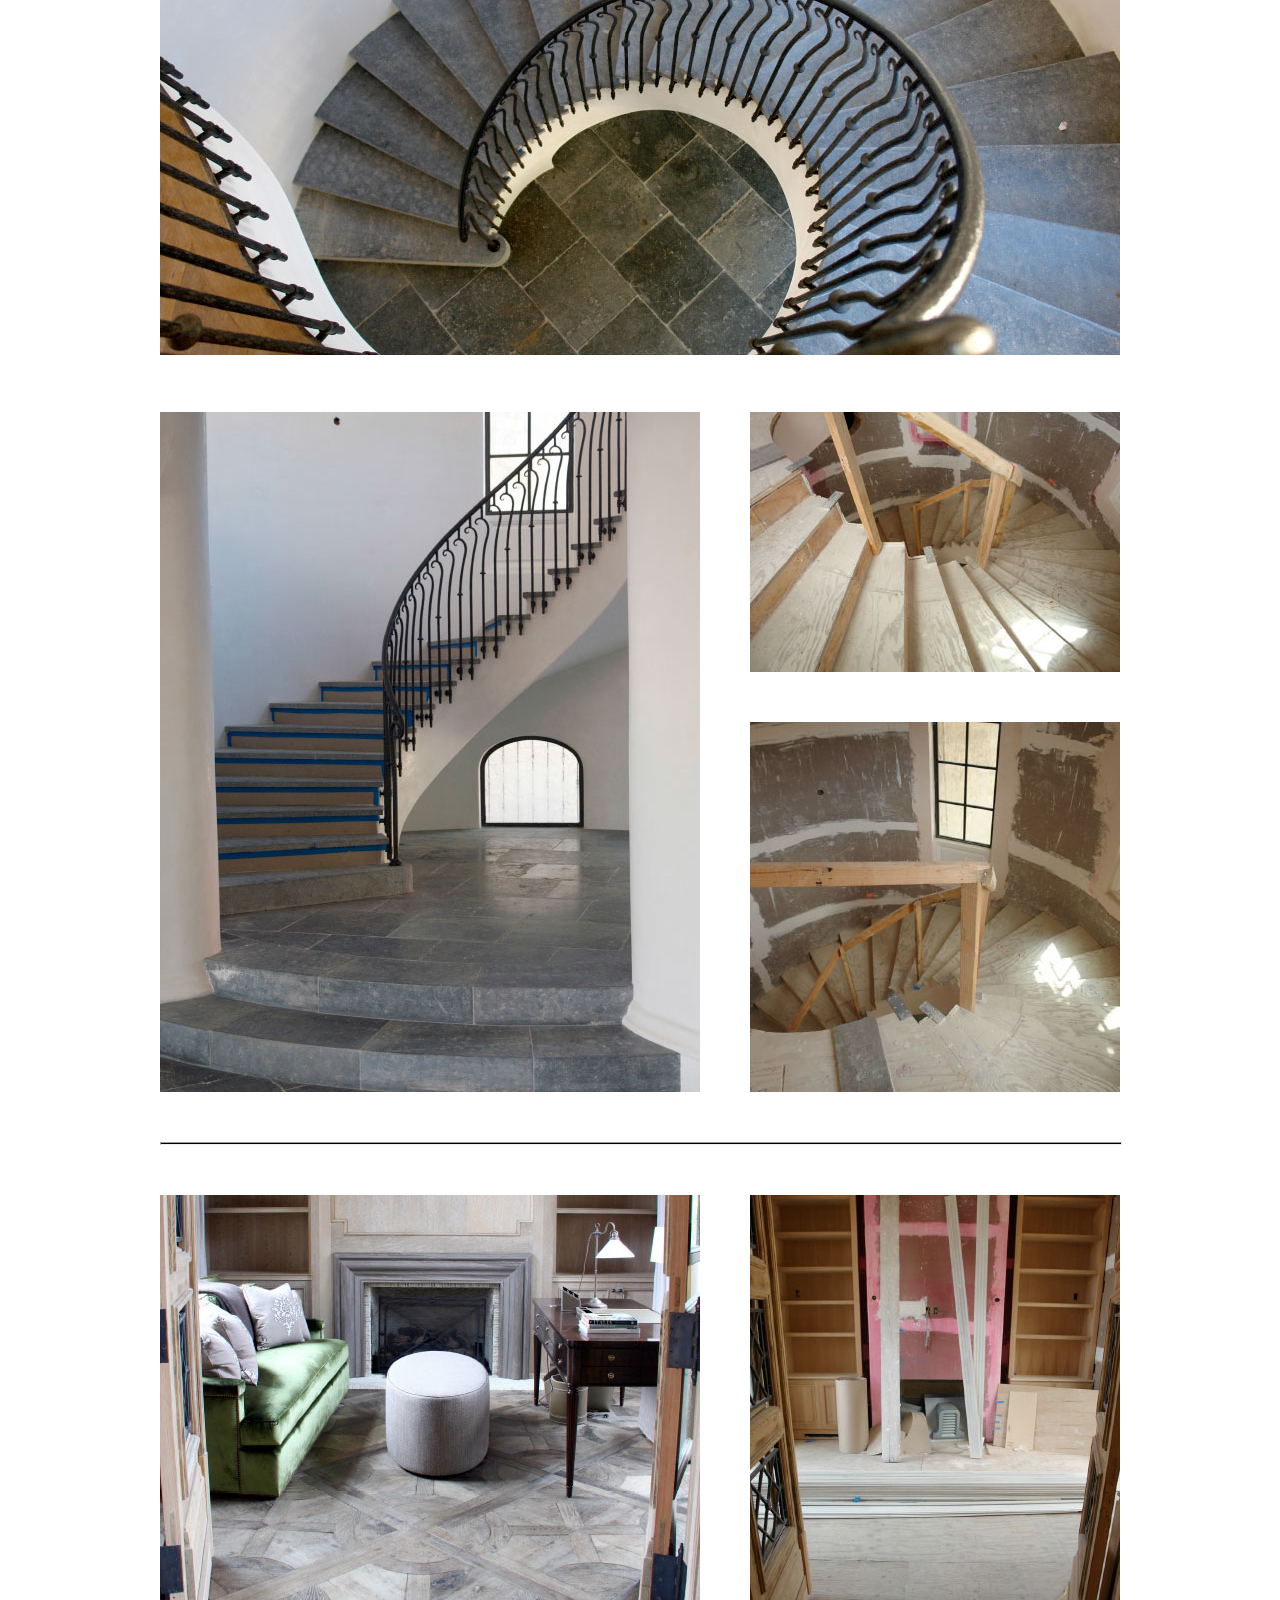
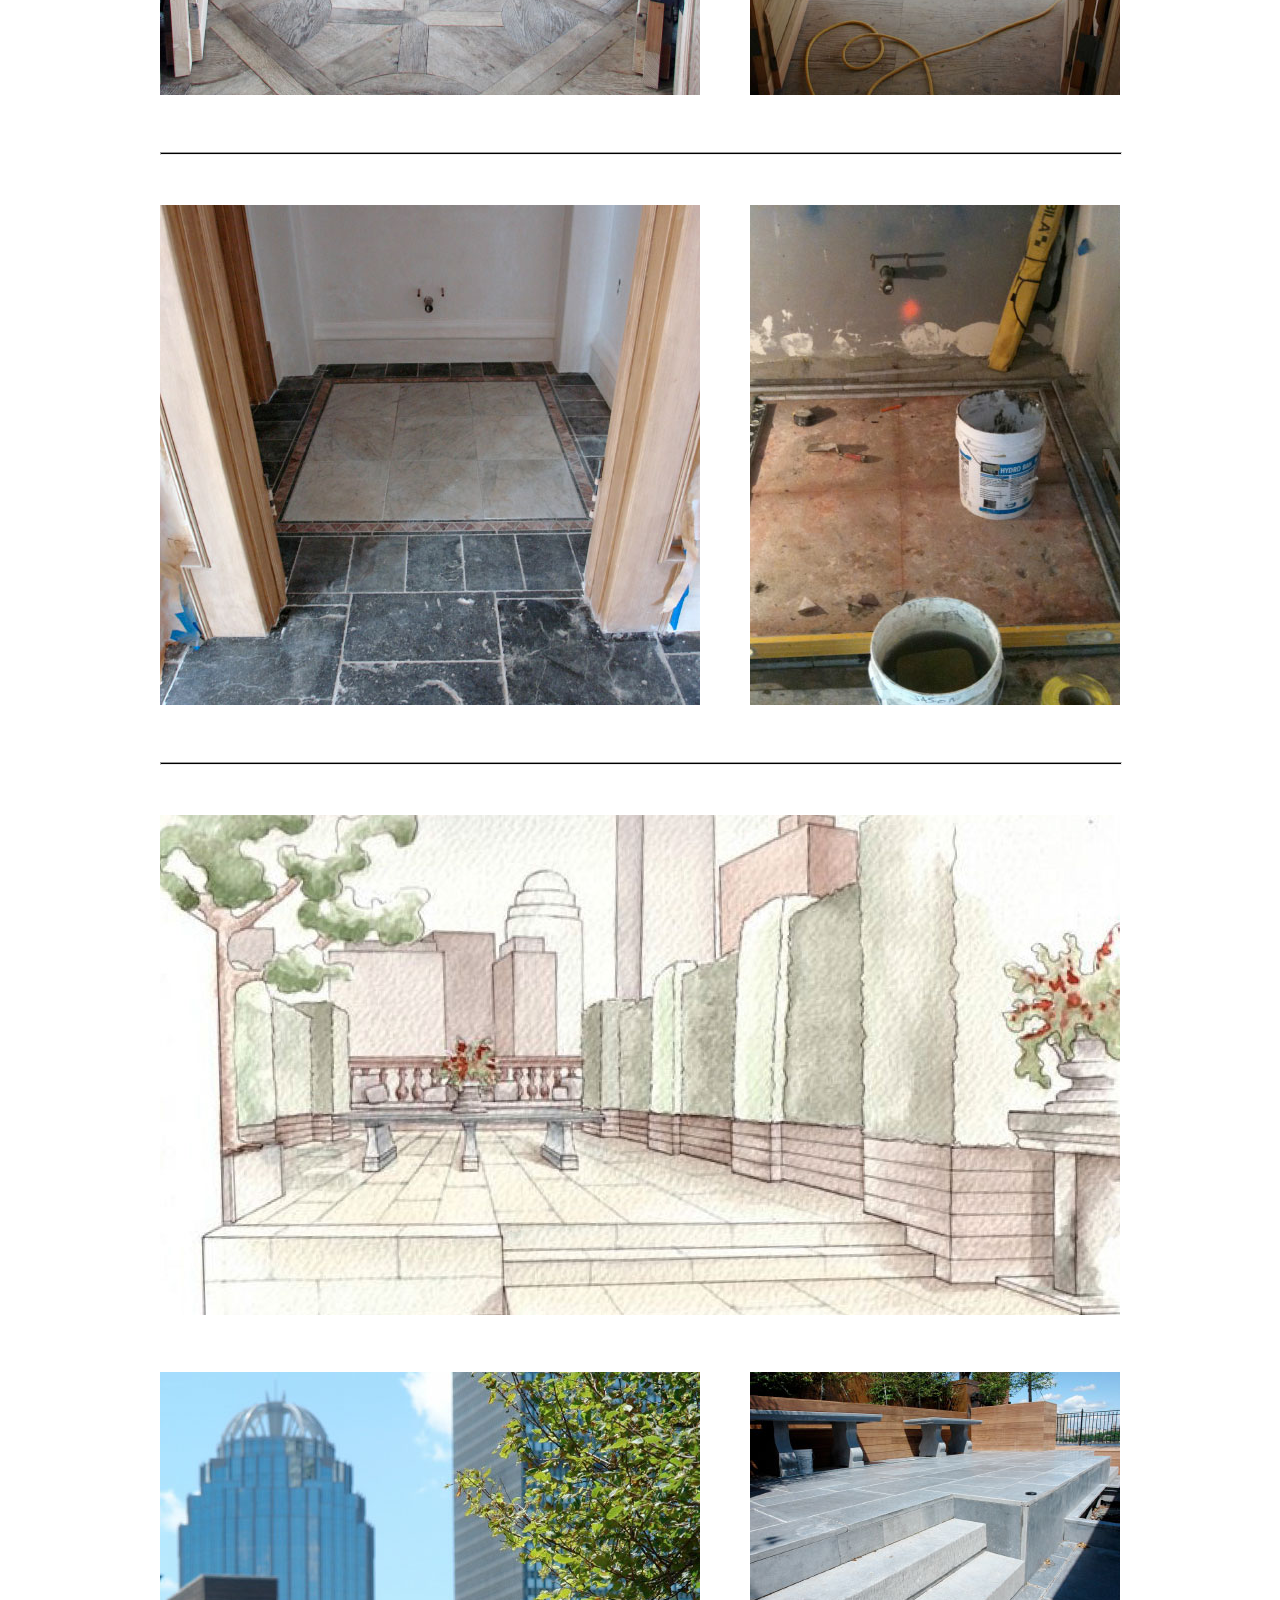
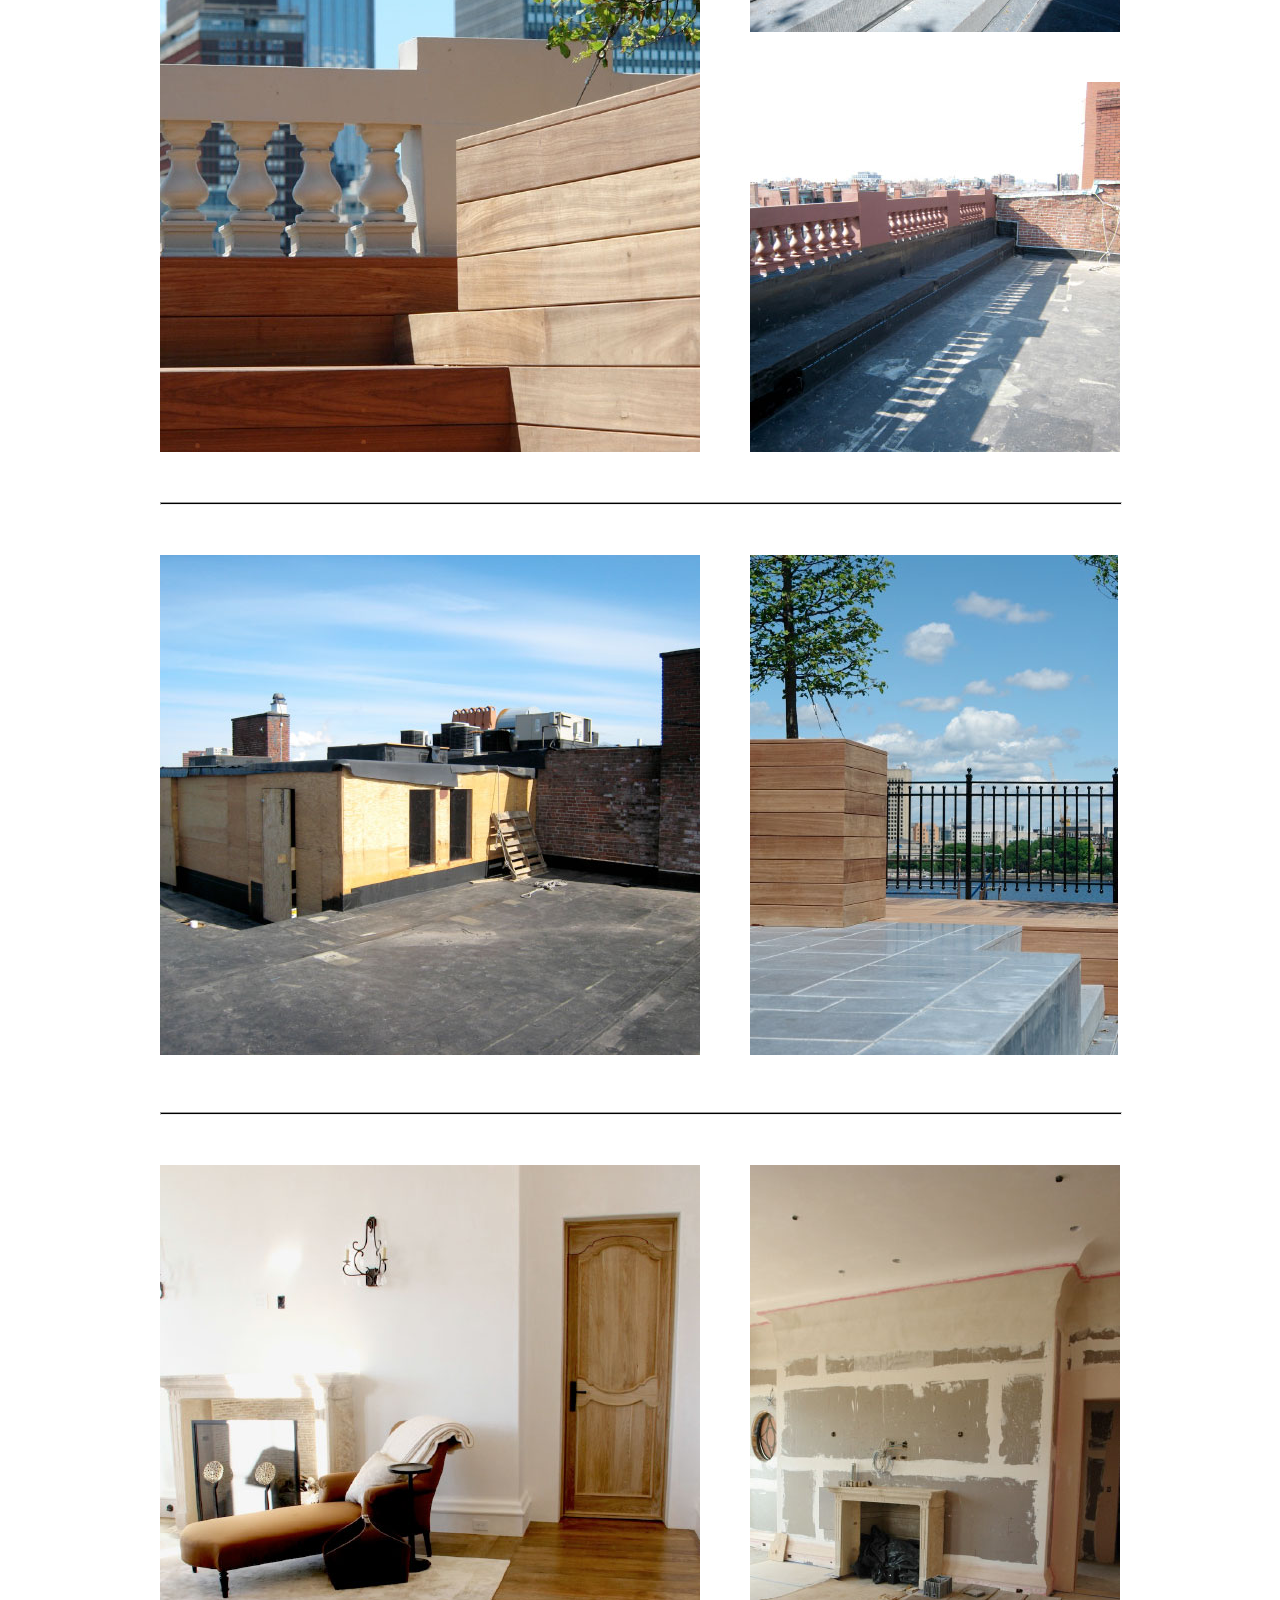
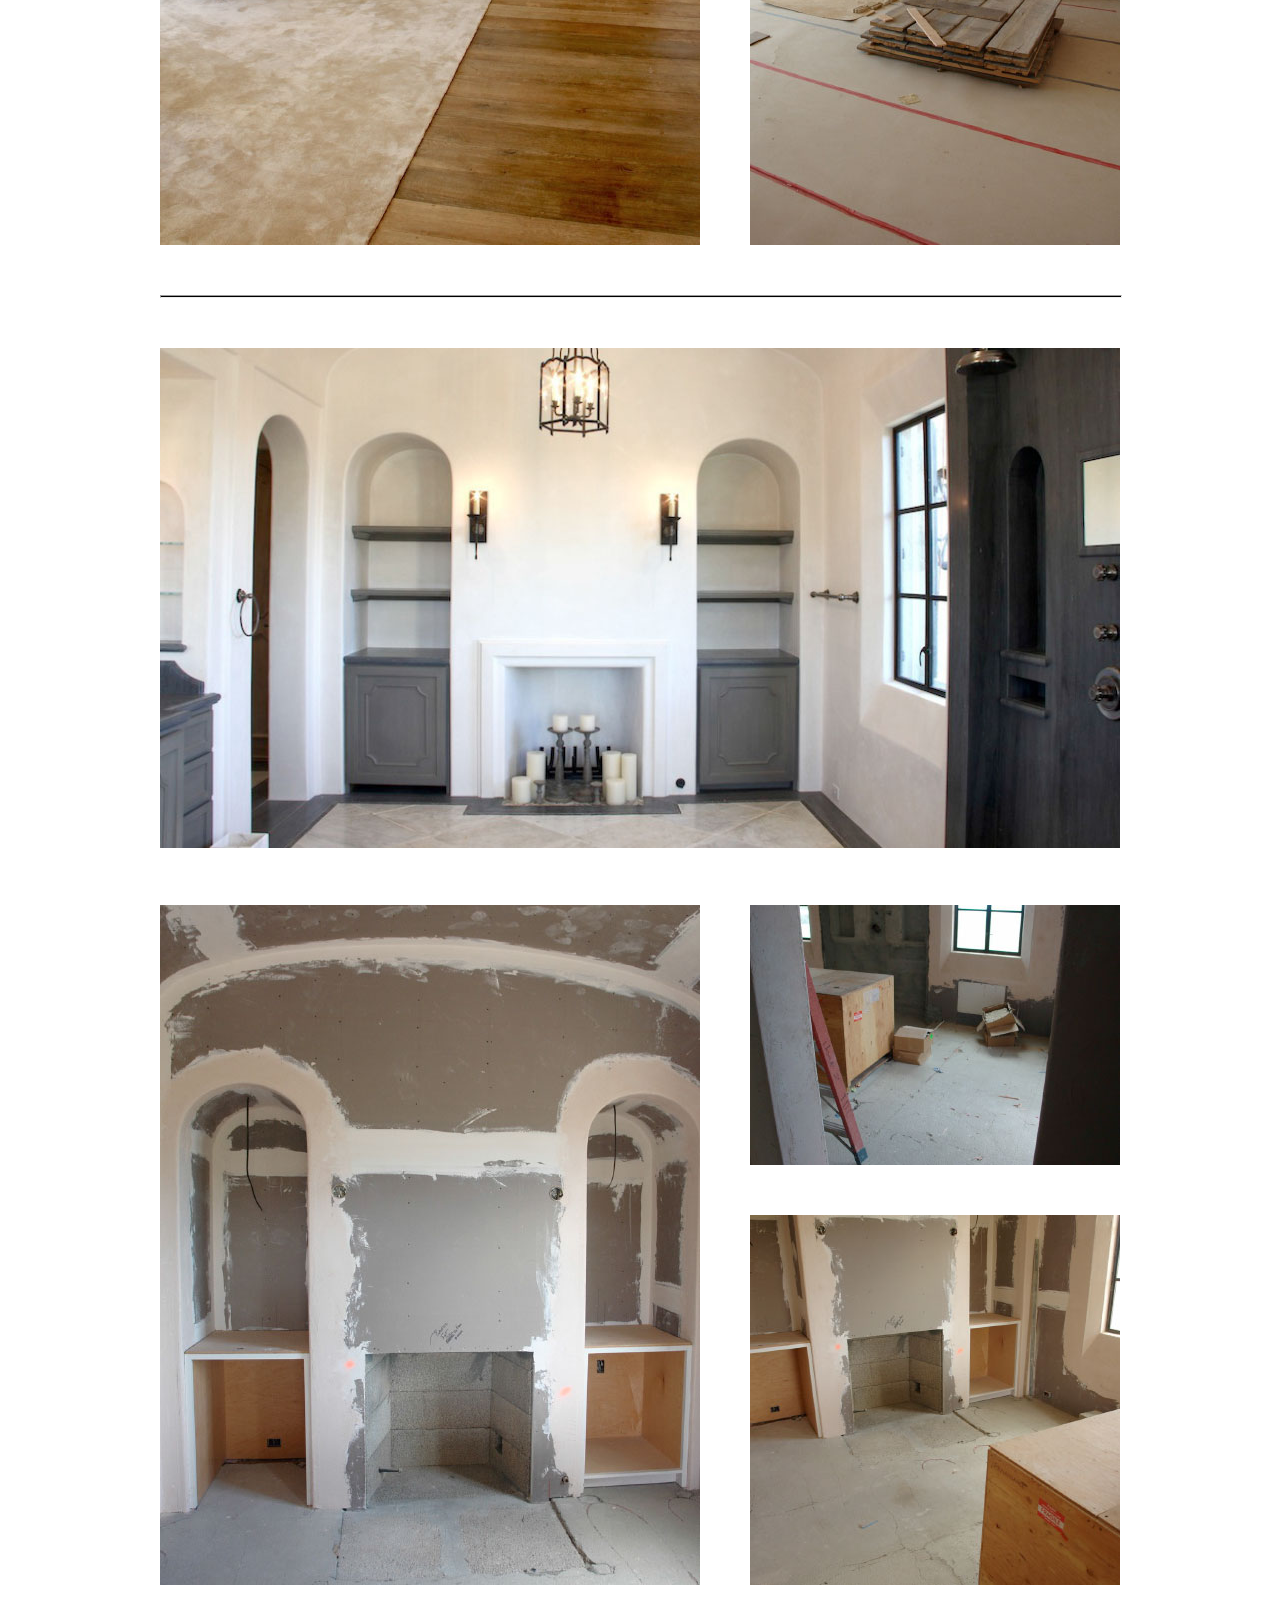
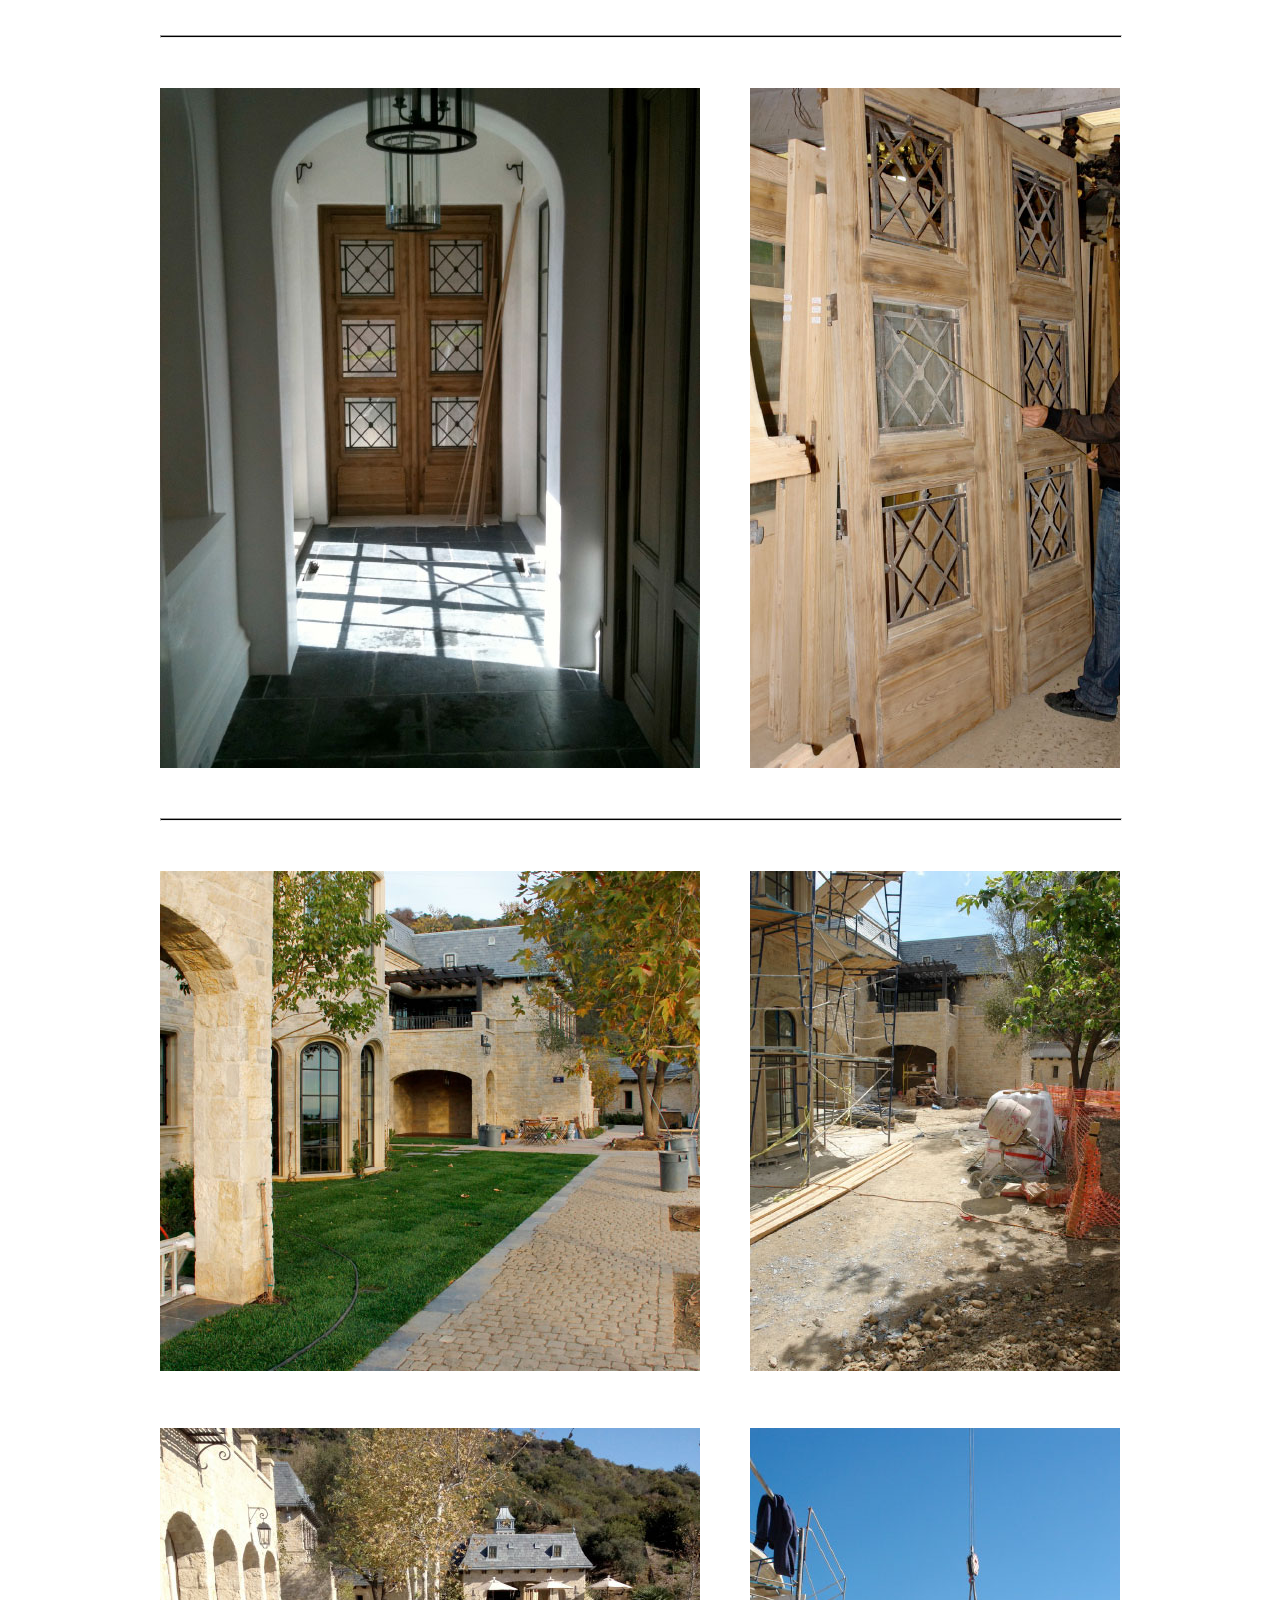
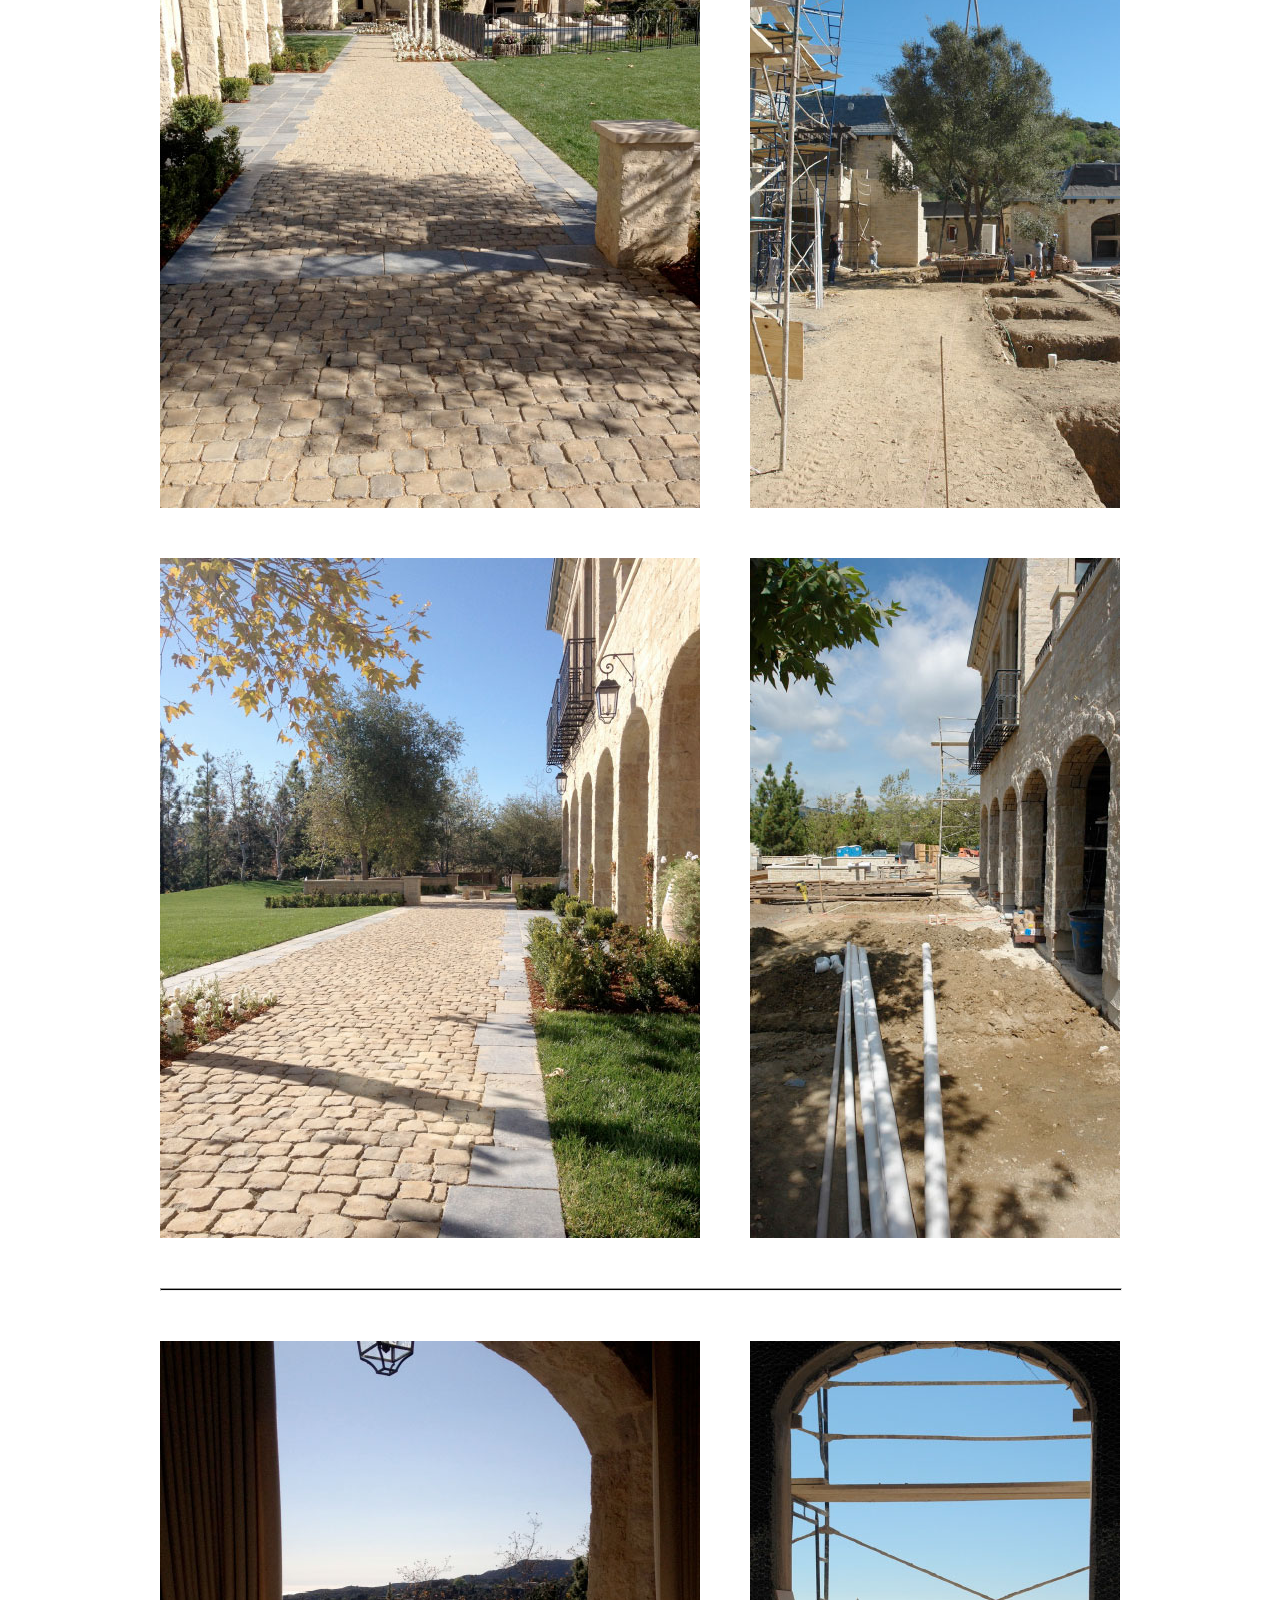
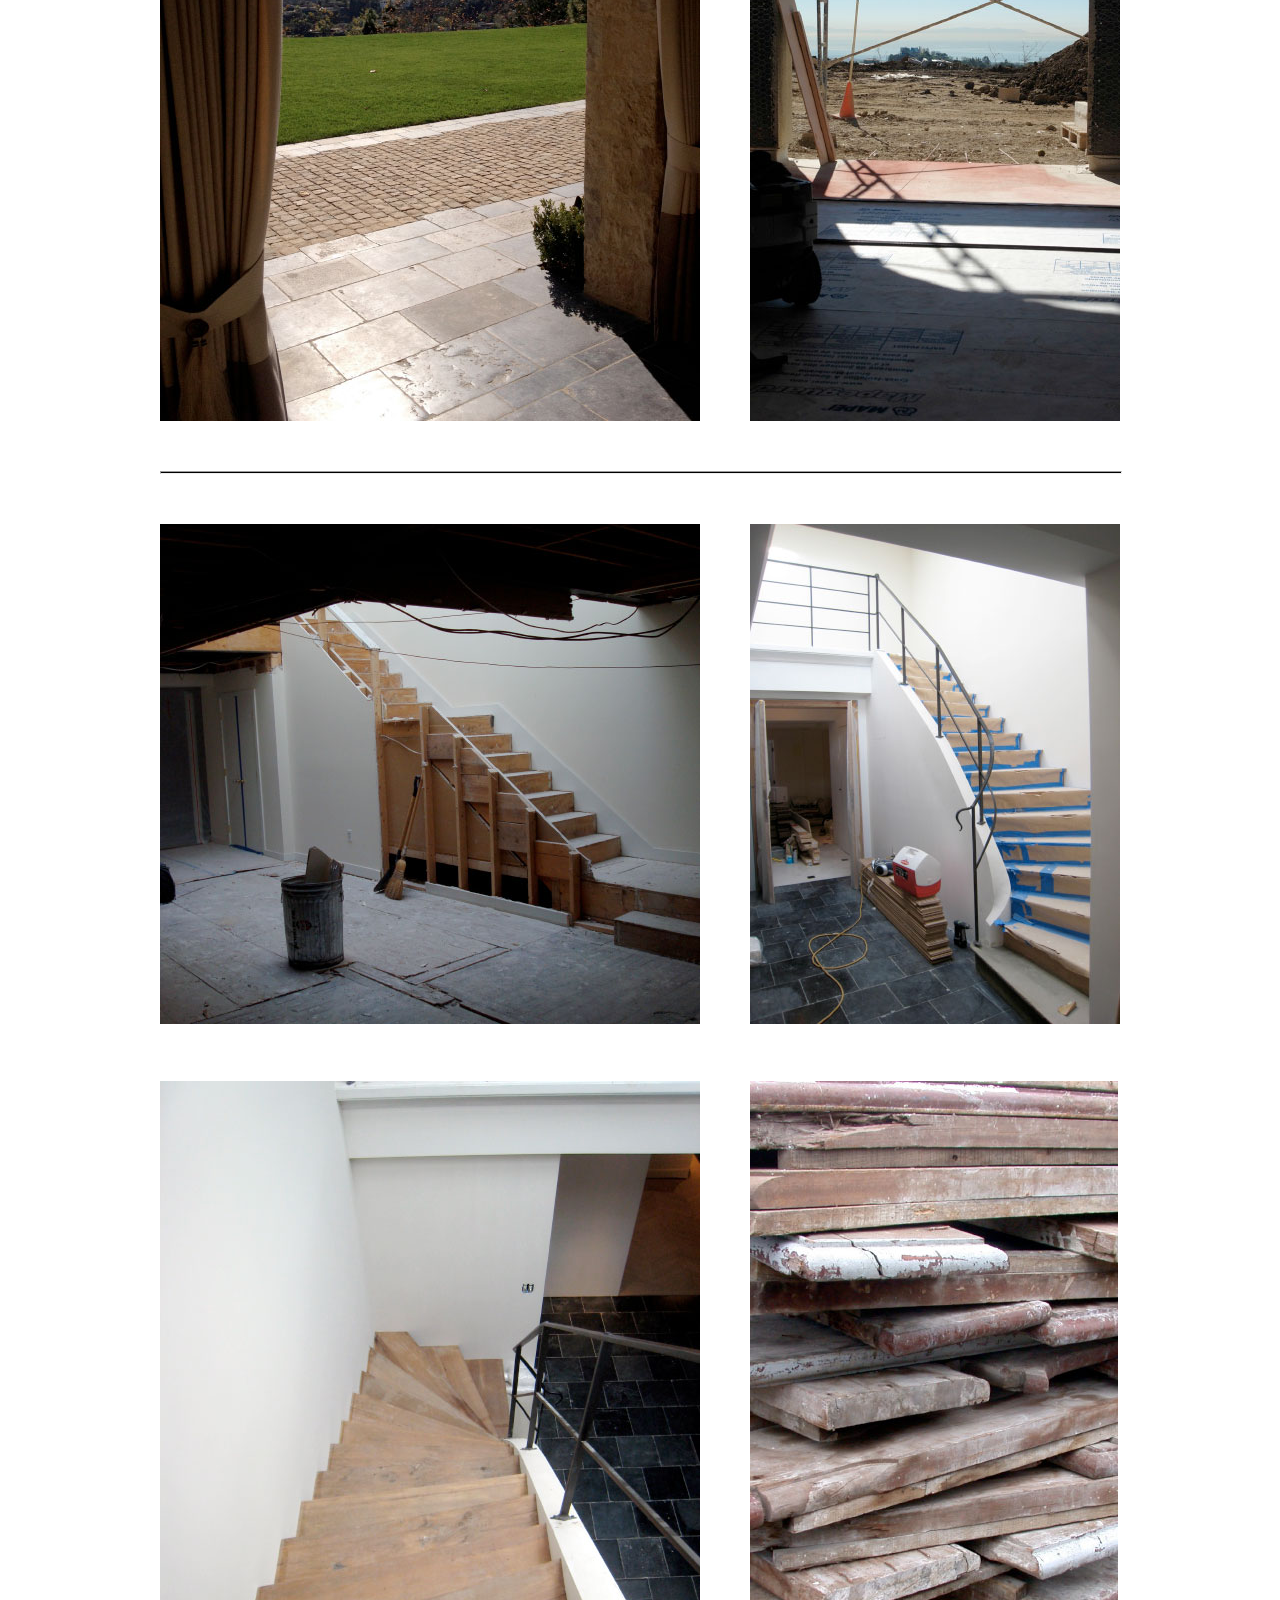
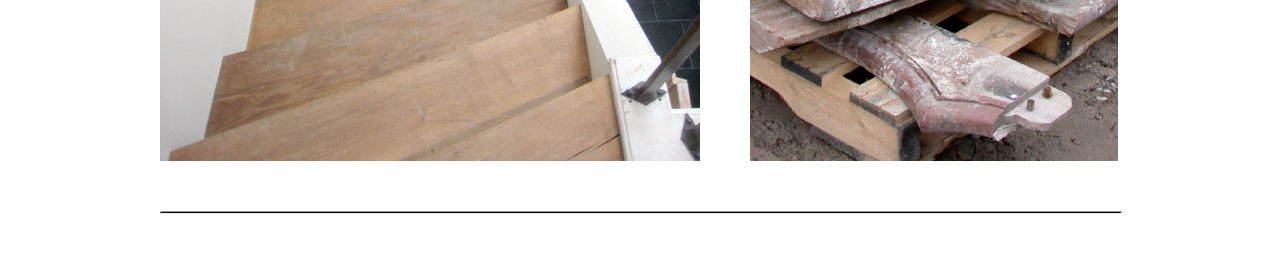
<file: before-and-after/index.html>
<!doctype html>
<html lang="en">
<head>
<meta http-equiv="Content-Type" content="text/html; charset=UTF-8"/>
<!-- viewport meta to reset iPhone inital scale -->
<link rel="stylesheet" href="../menu/responsivemobilemenu.css" type="text/css"/>
<script type="text/javascript" src="../jquery.min.js"></script>
<script type="text/javascript" src="../menu/responsivemobilemenu.js"></script>
<link rel="shortcut icon" type="image/x-icon" href="../favicon.ico">
<meta name="viewport" content="width=device-width, initial-scale=1.0">
<meta name="author" content="Zenweb">
<meta name="keywords" content="ea2, experts in antique, stone &amp; wood"/>
<meta name="description" content="hier komt omschrijving"/>
<title>BEFORE & AFTER - EA2</title>
<!-- css3-mediaqueries.js for IE8 or older -->
<!--[if lt IE 9]>
	<script src="http://css3-mediaqueries-js.googlecode.com/svn/trunk/css3-mediaqueries.js"></script>
<![endif]-->
<link rel="stylesheet" href="../css/stylesheet.css" type="text/css"/>
</head>
<body>
<div id="pagewrap">
	<div id="header">
    	<div id="logo">
		<a href="/"><img src="../images/logo-344x65.png" class="ri" style="margin-top: 5px;"/></a>
        </div>
          <div class="rmm">
            <ul>
                <li><a href="/">Impressions</a></li>
                <li><a href="../before-and-after/" class="active">Before & after</a></li>
                <li><a href="../at-work/">At work </a></li>
                <li><a href="../about-ea2/">About EA2</a></li>
            </ul>
        </div>
	</div>	<!-- CONTENT -->
    <div id="content">
        <!-- LINE 1 -->
		<div id="line_1">
        <img src="../pictures/before-and-after/01.jpg" class="full"/>
        </div>
        <!-- LINE 2 -->
        <div id="line_2">
        	<div id="line_2_links">
        	<img src="../pictures/before-and-after/02.jpg" class="full_extra"/>
        	</div>
            <div id="line_2_rechts">
            	<div id="line_2_top">
        		<img src="../pictures/before-and-after/03.jpg" class="full"/>
                </div>
                <div id="line_2_bottom">
            	<img src="../pictures/before-and-after/04.jpg" class="full"/>
               	</div>
        	</div>
        	<div style="clear:both;"></div>
        </div>
        <hr class="line_black"/>
         <!-- LINE 1 -->
		<div id="line_1">
        <img src="../pictures/before-and-after/05.jpg" class="full"/>
        </div>
        <!-- LINE 2 -->
        <div id="line_2">
        	<div id="line_2_links">
        	<img src="../pictures/before-and-after/06.jpg" class="full_extra"/>
        	</div>
            <div id="line_2_rechts">
            	<div id="line_2_top">
        		<img src="../pictures/before-and-after/07.jpg" class="full"/>
                </div>
                <div id="line_2_bottom">
            	<img src="../pictures/before-and-after/08.jpg" class="full"/>
               	</div>
        	</div>
        	<div style="clear:both;"></div>
        </div>
        <hr class="line_black"/>
        <!-- LINE 2 -->
        <div id="line_2">
        	<div id="line_2_links">
        	<img src="../pictures/before-and-after/09.jpg" class="full_extra"/>
        	</div>
            <div id="line_2_rechts">
        		<img src="../pictures/before-and-after/10.jpg" class="full"/>
        	</div>
        	<div style="clear:both;"></div>
        </div>
        <hr class="line_black"/>
          <!-- LINE 2 -->
        <div id="line_2">
        	<div id="line_2_links">
        	<img src="../pictures/before-and-after/11.jpg" class="full_extra"/>
        	</div>
            <div id="line_2_rechts">
        		<img src="../pictures/before-and-after/12.jpg" class="full"/>
        	</div>
        	<div style="clear:both;"></div>
        </div>
        <hr class="line_black"/>
         <!-- LINE 1 -->
		<div id="line_1">
        <img src="../pictures/before-and-after/13.jpg" class="full"/>
        </div>
        <!-- LINE 2 -->
        <div id="line_2">
        	<div id="line_2_links">
        	<img src="../pictures/before-and-after/14.jpg" class="full_extra"/>
        	</div>
            <div id="line_2_rechts">
            	<div id="line_2_top">
        		<img src="../pictures/before-and-after/15.jpg" class="full"/>
                </div>
                <div id="line_2_bottom">
            	<img src="../pictures/before-and-after/16.jpg" class="full"/>
               	</div>
        	</div>
        	<div style="clear:both;"></div>
        </div>
        <hr class="line_black"/>
           <!-- LINE 2 -->
        <div id="line_2">
        	<div id="line_2_links">
        	<img src="../pictures/before-and-after/17.jpg" class="full_extra"/>
        	</div>
            <div id="line_2_rechts">
        		<img src="../pictures/before-and-after/18.jpg" class="full"/>
        	</div>
        	<div style="clear:both;"></div>
        </div>
        <hr class="line_black"/>
           <!-- LINE 2 -->
        <div id="line_2">
        	<div id="line_2_links">
        	<img src="../pictures/before-and-after/19.jpg" class="full_extra"/>
        	</div>
            <div id="line_2_rechts">
        		<img src="../pictures/before-and-after/20.jpg" class="full"/>
        	</div>
        	<div style="clear:both;"></div>
        </div>
        <hr class="line_black"/>
          <!-- LINE 1 -->
		<div id="line_1">
        <img src="../pictures/before-and-after/21.jpg" class="full"/>
        </div>
        <!-- LINE 2 -->
        <div id="line_2">
        	<div id="line_2_links">
        	<img src="../pictures/before-and-after/22.jpg" class="full_extra"/>
        	</div>
            <div id="line_2_rechts">
            	<div id="line_2_top">
        		<img src="../pictures/before-and-after/23.jpg" class="full"/>
                </div>
                <div id="line_2_bottom">
            	<img src="../pictures/before-and-after/24.jpg" class="full"/>
               	</div>
        	</div>
        	<div style="clear:both;"></div>
        </div>
        <hr class="line_black"/>
            <!-- LINE 2 -->
        <div id="line_2">
        	<div id="line_2_links">
        	<img src="../pictures/before-and-after/25.jpg" class="full_extra"/>
        	</div>
            <div id="line_2_rechts">
        		<img src="../pictures/before-and-after/26.jpg" class="full"/>
        	</div>
        	<div style="clear:both;"></div>
        </div>
        <hr class="line_black"/>
            <!-- LINE 2 -->
        <div id="line_2">
        	<div id="line_2_links">
        	<img src="../pictures/before-and-after/27.jpg" class="full_extra"/>
        	</div>
            <div id="line_2_rechts">
        		<img src="../pictures/before-and-after/28.jpg" class="full"/>
        	</div>
        	<div style="clear:both;"></div>
        </div>
            <!-- LINE 2 -->
        <div id="line_2">
        	<div id="line_2_links">
        	<img src="../pictures/before-and-after/29.jpg" class="full_extra"/>
        	</div>
            <div id="line_2_rechts">
        		<img src="../pictures/before-and-after/30.jpg" class="full"/>
        	</div>
        	<div style="clear:both;"></div>
        </div>
             <!-- LINE 2 -->
        <div id="line_2">
        	<div id="line_2_links">
        	<img src="../pictures/before-and-after/31.jpg" class="full_extra"/>
        	</div>
            <div id="line_2_rechts">
        		<img src="../pictures/before-and-after/32.jpg" class="full"/>
        	</div>
        	<div style="clear:both;"></div>
        </div>
        <hr class="line_black"/>
            <!-- LINE 2 -->
        <div id="line_2">
        	<div id="line_2_links">
        	<img src="../pictures/before-and-after/33.jpg" class="full_extra"/>
        	</div>
            <div id="line_2_rechts">
        		<img src="../pictures/before-and-after/34.jpg" class="full"/>
        	</div>
        	<div style="clear:both;"></div>
        </div>
        <hr class="line_black"/>
            <!-- LINE 2 -->
        <div id="line_2">
        	<div id="line_2_links">
        	<img src="../pictures/before-and-after/35.jpg" class="full_extra"/>
        	</div>
            <div id="line_2_rechts">
        		<img src="../pictures/before-and-after/36.jpg" class="full"/>
        	</div>
        	<div style="clear:both;"></div>
        </div>
            <!-- LINE 2 -->
        <div id="line_2">
        	<div id="line_2_links">
        	<img src="../pictures/before-and-after/37.jpg" class="full_extra"/>
        	</div>
            <div id="line_2_rechts">
        		<img src="../pictures/before-and-after/38.jpg" class="full"/>
        	</div>
        	<div style="clear:both;"></div>
        </div>
        <hr class="line_black"/>
       <div style="clear:both;"></div>
	</div>
	<div style="clear:both;"></div>	<div id="footer">
	</div>
</div>
</body>
</html>
</file>
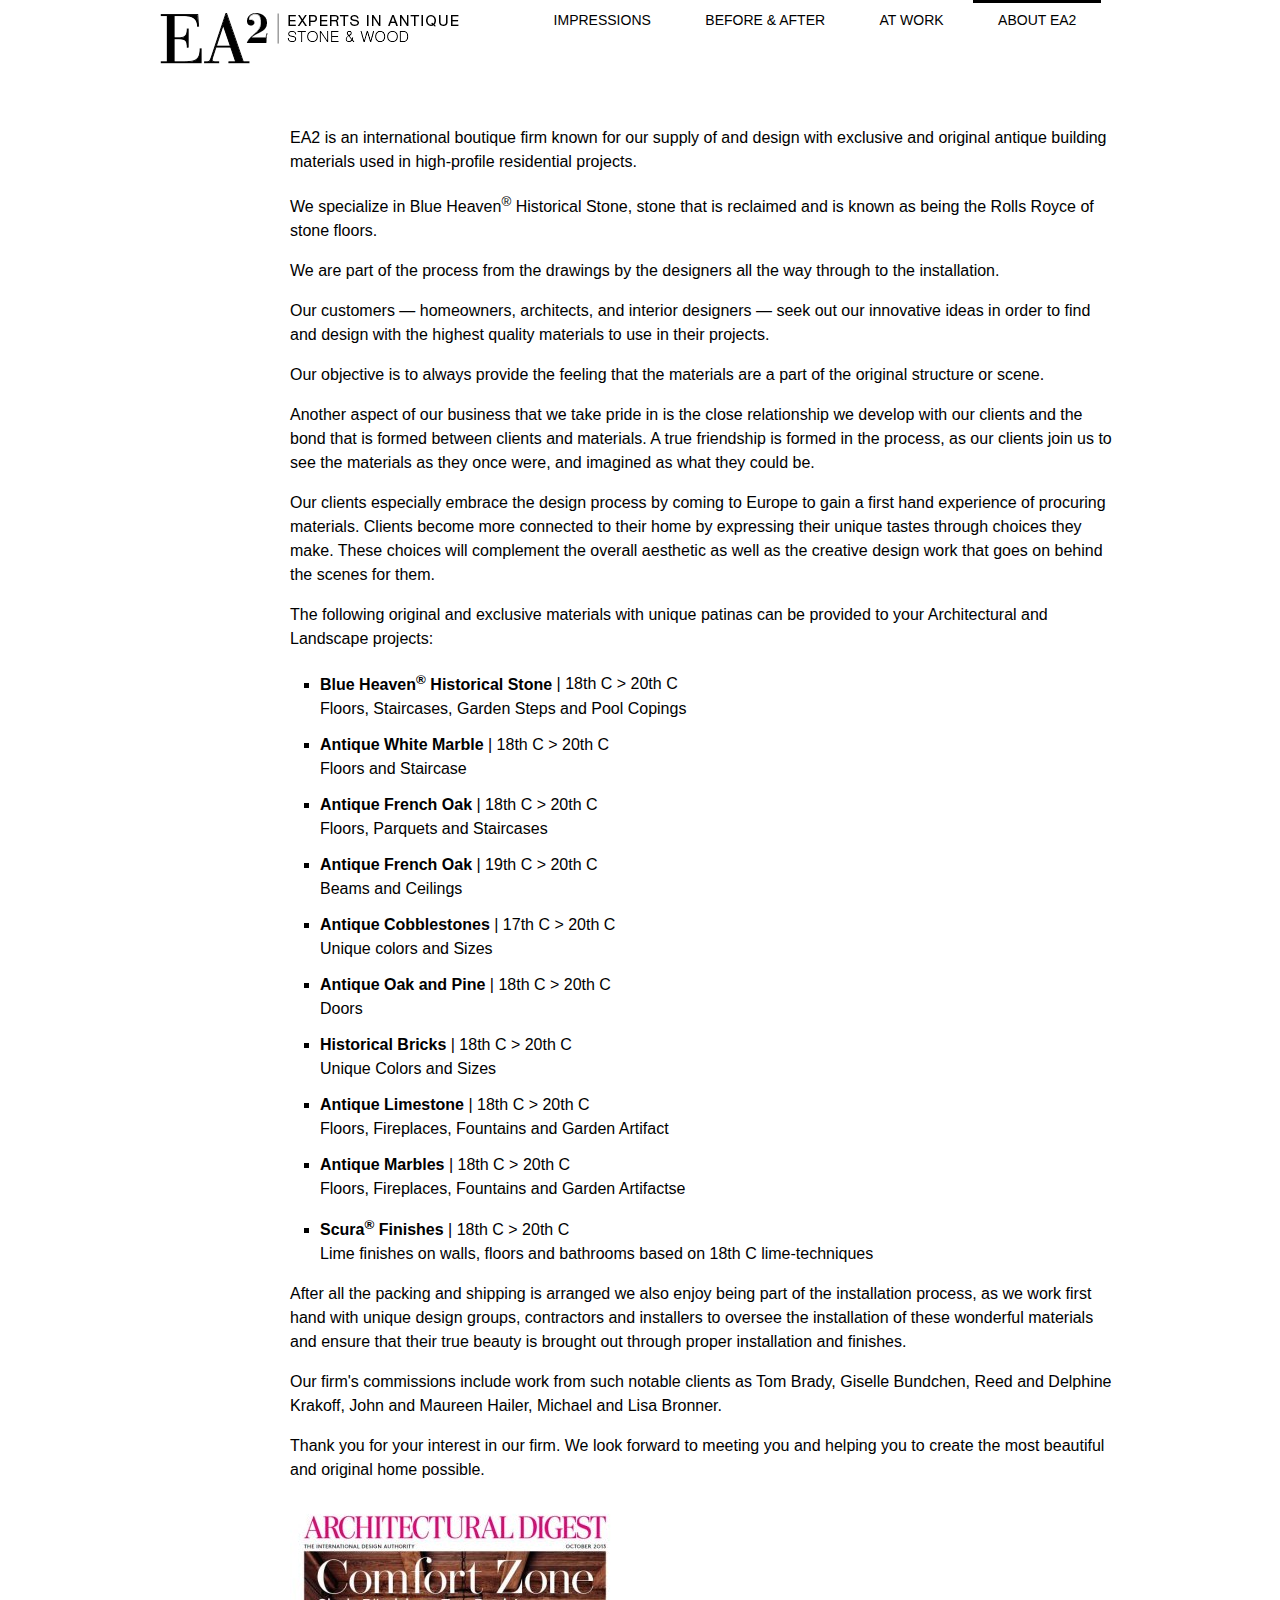
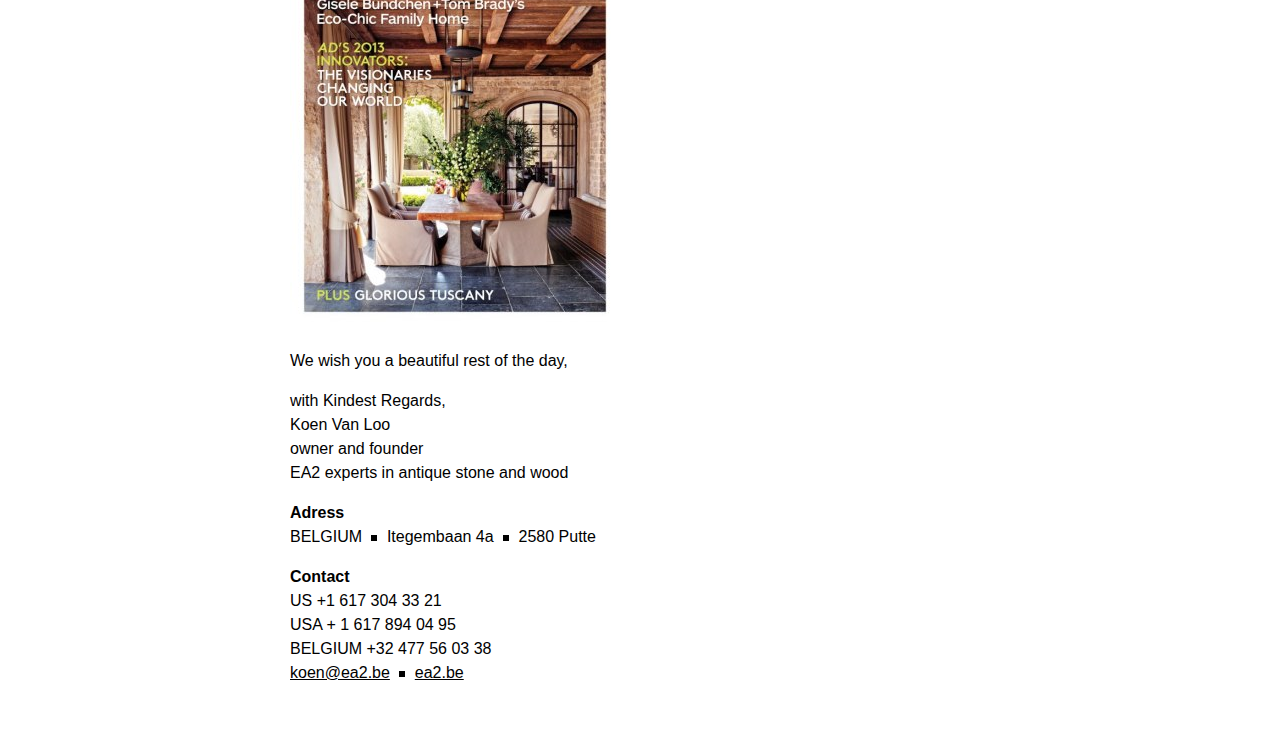
<file: about-ea2.html>
<!doctype html>
<html lang="en">
<head>
<meta http-equiv="Content-Type" content="text/html; charset=UTF-8"/>
<!-- viewport meta to reset iPhone inital scale -->
<link rel="stylesheet" href="../menu/responsivemobilemenu.css" type="text/css"/>
<script type="text/javascript" src="../jquery.min.js"></script>
<script type="text/javascript" src="../menu/responsivemobilemenu.js"></script>
<link rel="shortcut icon" type="image/x-icon" href="../favicon.ico">
<meta name="viewport" content="width=device-width, initial-scale=1.0">
<meta name="author" content="Zenweb">
<meta name="keywords" content="ea2, experts in antique, stone &amp; wood"/>
<meta name="description" content="hier komt omschrijving"/>
<title>ABOUT EA2 - EA2</title>
<!-- css3-mediaqueries.js for IE8 or older -->
<!--[if lt IE 9]>
	<script src="http://css3-mediaqueries-js.googlecode.com/svn/trunk/css3-mediaqueries.js"></script>
<![endif]-->
<link rel="stylesheet" href="../css/stylesheet.css" type="text/css"/>
</head>
<body>
<div id="pagewrap">
	<div id="header">
    	<div id="logo">
		<a href="/"><img src="../images/logo-344x65.png" class="ri" style="margin-top: 5px;"/></a>
        </div>	
          <div class="rmm">
            <ul>                 
                <li><a href="/">Impressions</a></li>
                <li><a href="../before-and-after/">Before & after</a></li>
                <li><a href="../at-work/">At work </a></li>
                <li><a href="../about-ea2/" class="active">About EA2</a></li>
            </ul>
        </div>
	</div>	<!-- CONTENT -->
    <div id="content">
    <div id="spacing">
      <p>EA2 is an international boutique firm known for our supply of and design with exclusive and original antique building materials used in high-profile residential projects.</p>
 <p>We specialize in Blue Heaven<sup>®</sup> Historical Stone, stone that is reclaimed and is known as being the Rolls Royce of stone floors.</p>
 <p>We are part of the process from the drawings by the designers all the way through to the installation.</p>
 <p>Our customers — homeowners, architects, and interior designers — seek out our innovative ideas in order to find and design with the highest quality materials to use in their projects.</p>
 <p>Our objective is to always provide the feeling that the materials are a part of the original structure or scene.</p>
 <p>Another aspect of our business that we take pride in is the close relationship we develop with our clients and the bond that is formed between clients and materials. A true friendship is formed in the process, as our clients join us to see the materials as they once were, and imagined as what they could be.</p>
 <p>Our clients especially embrace the design process by coming to Europe to gain a first hand experience of procuring materials. Clients become more connected to their home by expressing their unique tastes through choices they make. These choices will complement the overall aesthetic as well as the creative design work that goes on behind the scenes for them.</p>
 <p>The following original and exclusive materials with unique patinas can be provided to your Architectural and Landscape projects: </p>
<ul>
<li><strong>Blue Heaven<sup>®</sup> Historical Stone</strong> | 18th C &gt; 20th C<br/>Floors, Staircases, Garden Steps and Pool Copings</li>
<li><strong>Antique White Marble</strong> | 18th C &gt; 20th C <br/>Floors and Staircase</li>
<li><strong>Antique French Oak</strong> | 18th C &gt; 20th C <br/>Floors, Parquets and Staircases</li>
<li><strong>Antique French Oak</strong> | 19th C &gt; 20th C <br/>Beams and Ceilings</li>
<li><strong>Antique Cobblestones</strong> | 17th C &gt; 20th C <br/>Unique colors and Sizes</li>
<li><strong>Antique Oak and Pine</strong> | 18th C &gt; 20th C <br/>Doors</li>
<li><strong>Historical Bricks</strong> | 18th C &gt; 20th C <br/>Unique Colors and Sizes</li>
<li><strong>Antique Limestone</strong> | 18th C &gt; 20th C <br/>Floors, Fireplaces, Fountains and Garden Artifact</li>
<li><strong>Antique Marbles</strong> | 18th C &gt; 20th C <br/>Floors, Fireplaces, Fountains and Garden Artifactse</li>
<li><strong>Scura<sup>®</sup> Finishes</strong> | 18th C &gt; 20th C<br/>Lime finishes on walls, floors and bathrooms based on 18th C lime-techniques</li>
</ul>
<p>After all the packing and shipping is arranged we also enjoy being part of the installation process, as we work first hand with unique design groups, contractors and installers to oversee the installation of these wonderful materials and ensure that their true beauty is brought out through proper installation and finishes.</p>
<p>Our firm's commissions include work from such notable clients as Tom Brady, Giselle Bundchen, Reed and Delphine Krakoff, John and Maureen Hailer, Michael and Lisa Bronner.</p>
<p>Thank you for your interest in our firm. We look forward to meeting you and helping you to create the most beautiful and original home possible.</p>
<div>
        <img src="../pictures/architectural-digest.jpg"/>
        </div>
<p>We wish you a beautiful rest of the day,</p>
<p>
with Kindest Regards,<br/>
Koen Van Loo<br/>
owner and founder <br/>
EA2   experts in antique stone and wood
</p>
<p>
<strong>Adress</strong><br/>
BELGIUM <img src="../images/square.png" width="6" style="vertical-align:middle; margin-left: 5px; margin-right:5px;"/> Itegembaan 4a <img src="../images/square.png" width="6" style="vertical-align:middle; margin-left: 5px; margin-right:5px;"/> 2580 Putte
</p>
<p>
<strong>Contact</strong><br/>
US +1 617 304 33 21<br/>
USA + 1 617 894 04 95<br/>
BELGIUM +32 477 56 03 38<br/>  
<a href="mailto: koen@ea2.be" target="_blank">koen@ea2.be</a> <img src="../images/square.png" width="6" style="vertical-align:middle; margin-left: 5px; margin-right:5px;"/> <a href="/">ea2.be</a>
 </p>
 <p>&nbsp;</p>       
      </div>  
	</div>
	<div style="clear:both;"></div>	<div id="footer">
	</div>
</div>
</body>
</html>
</file>
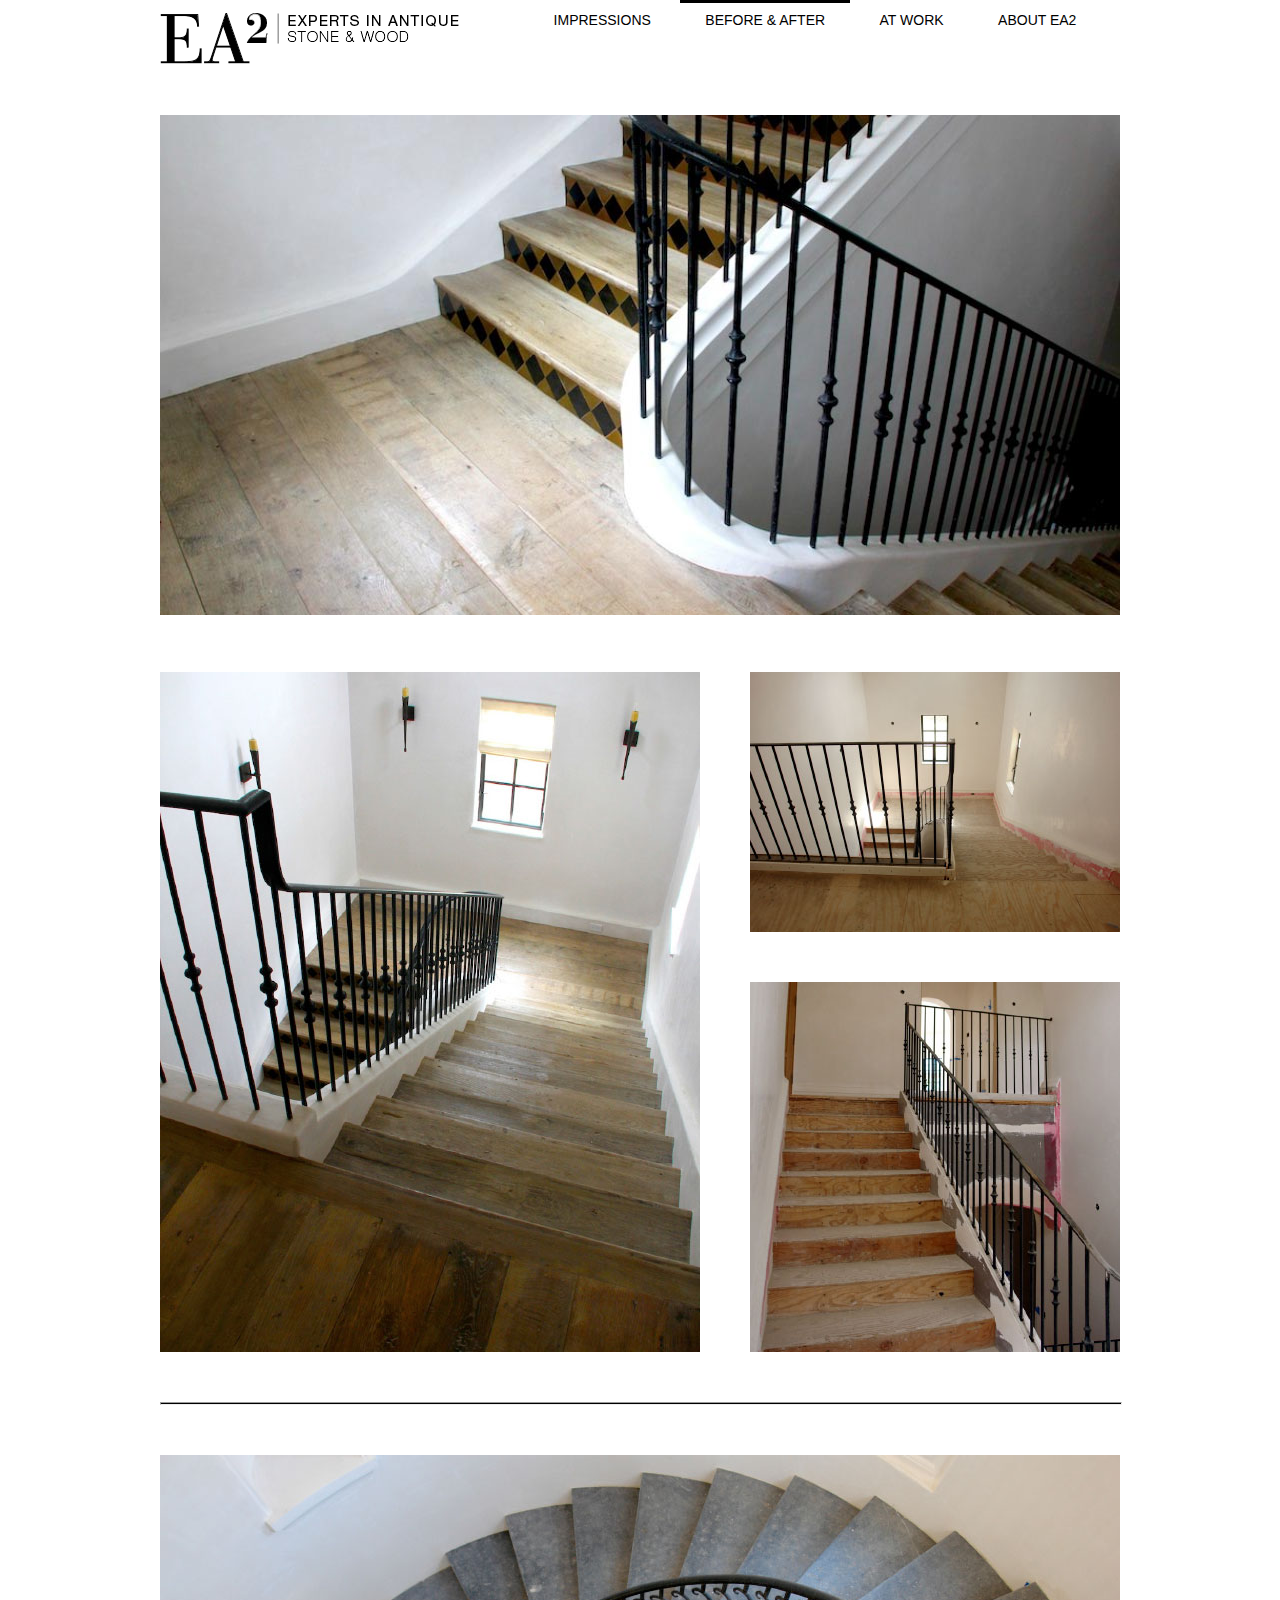
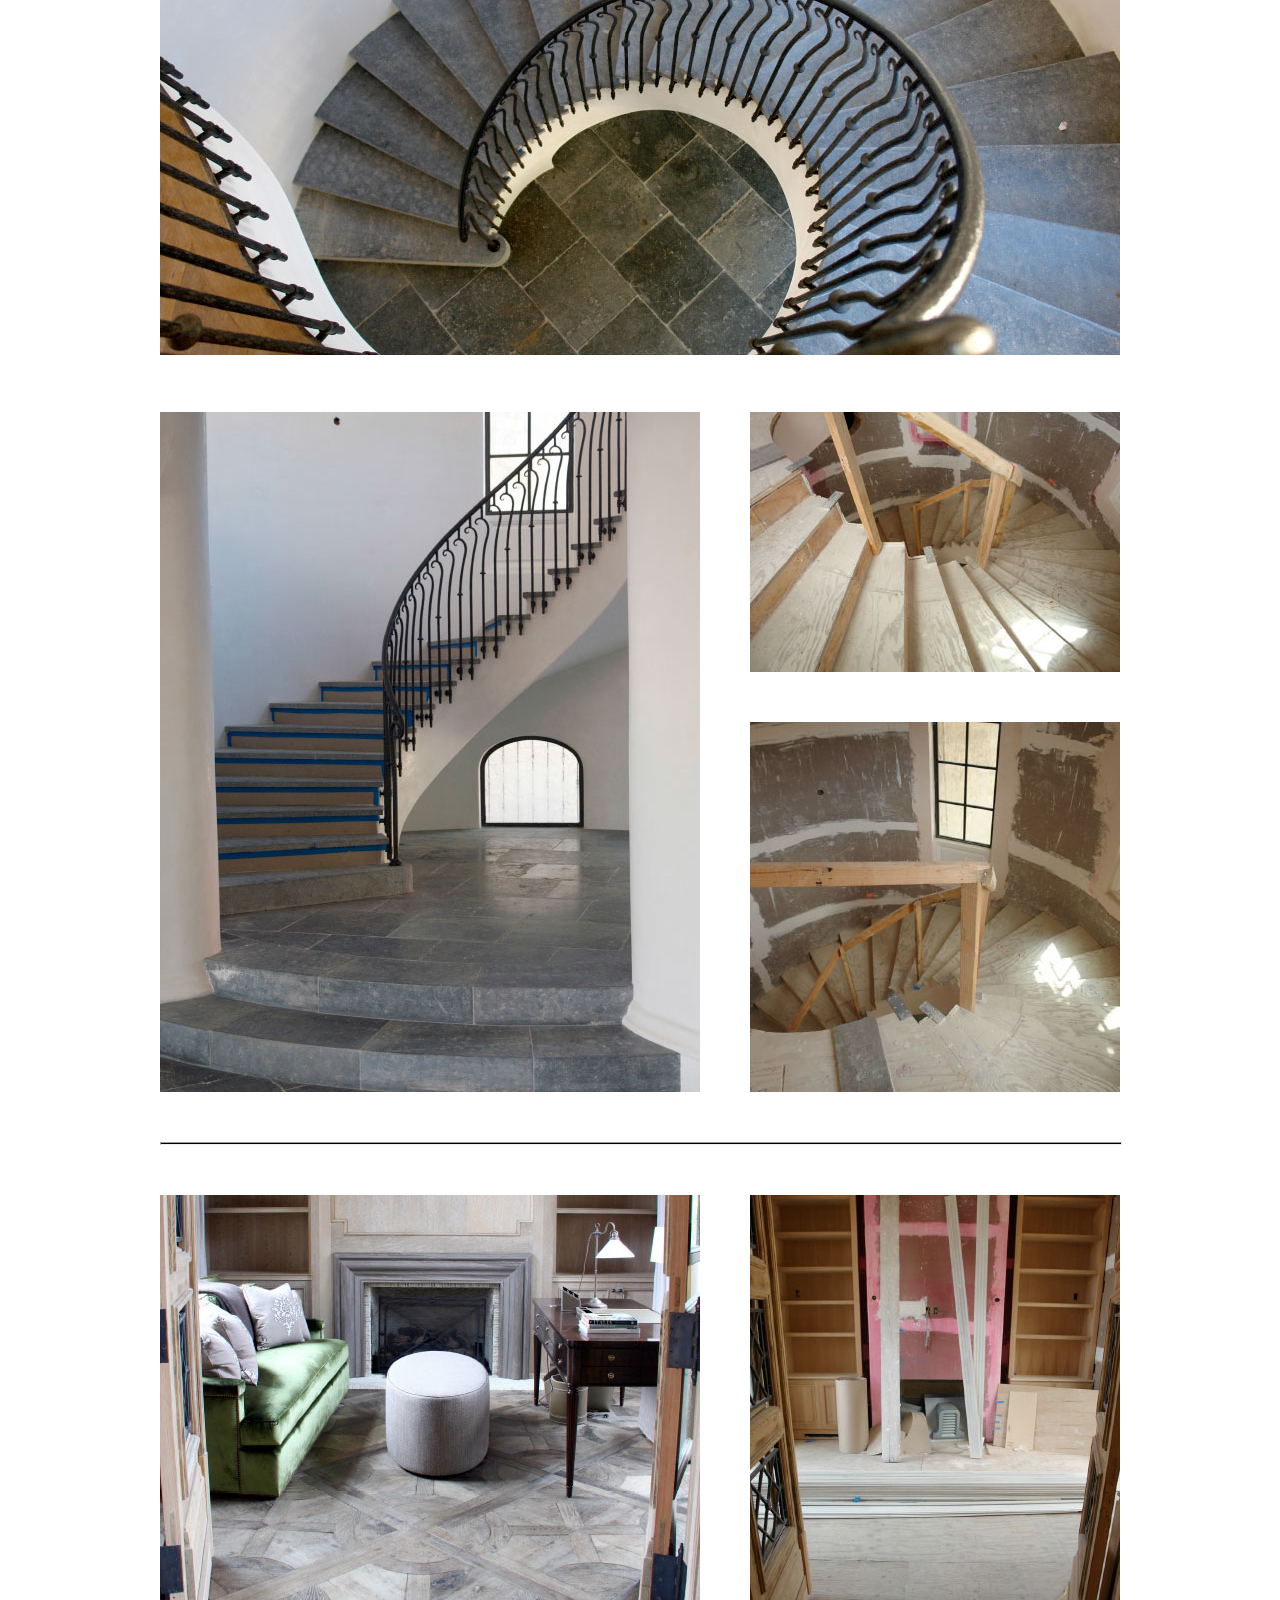
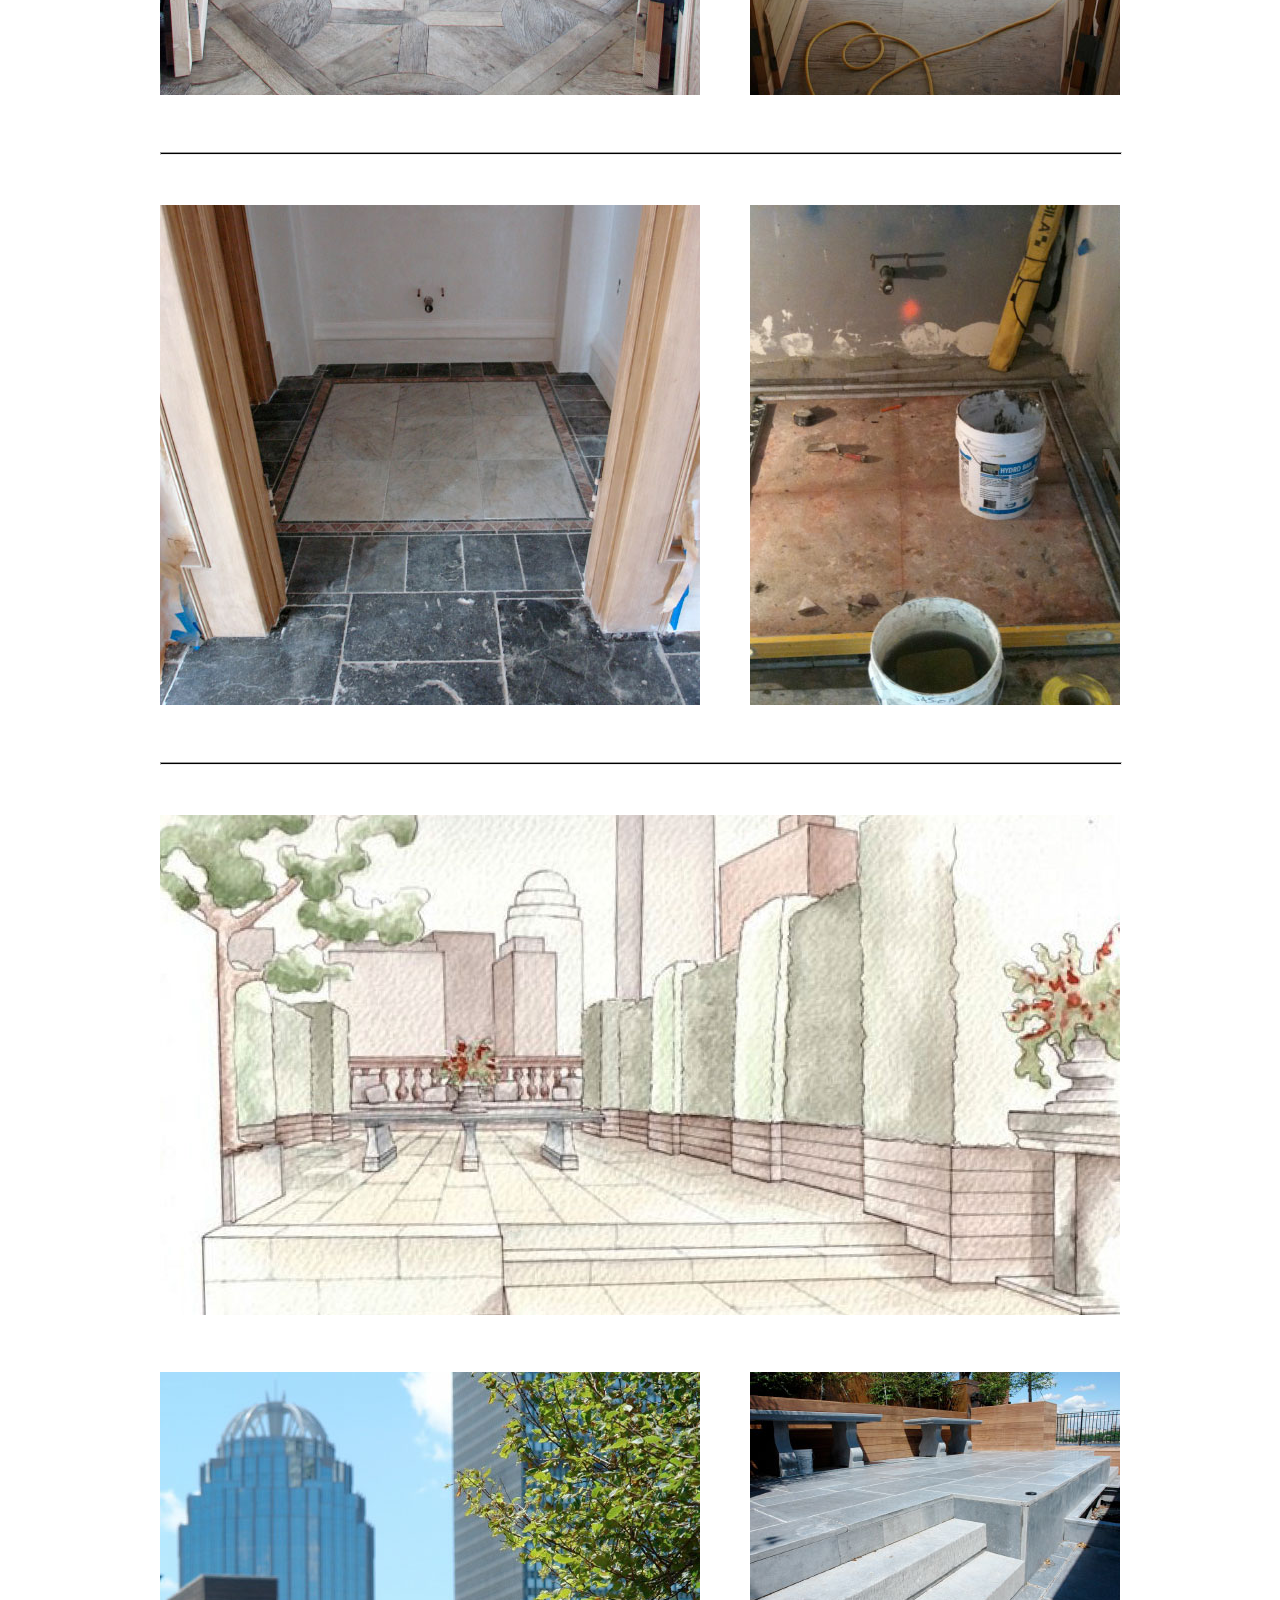
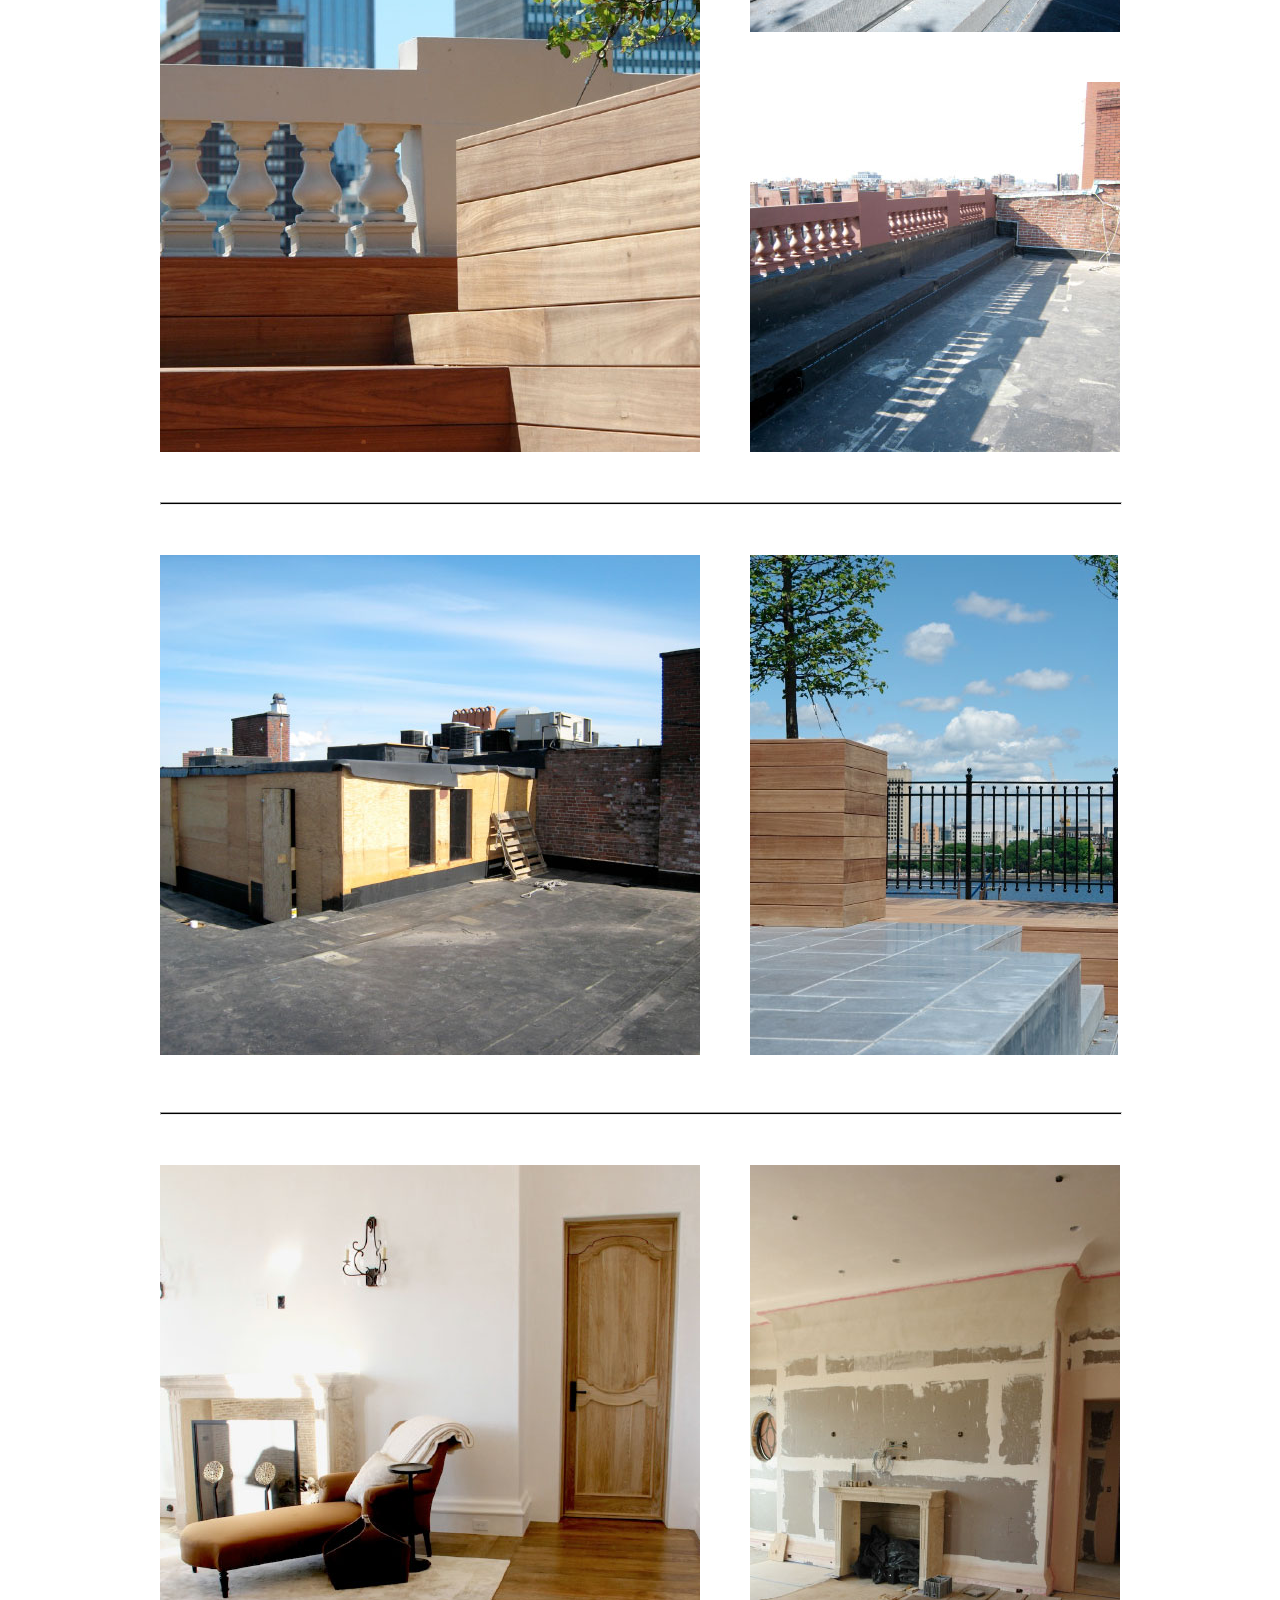
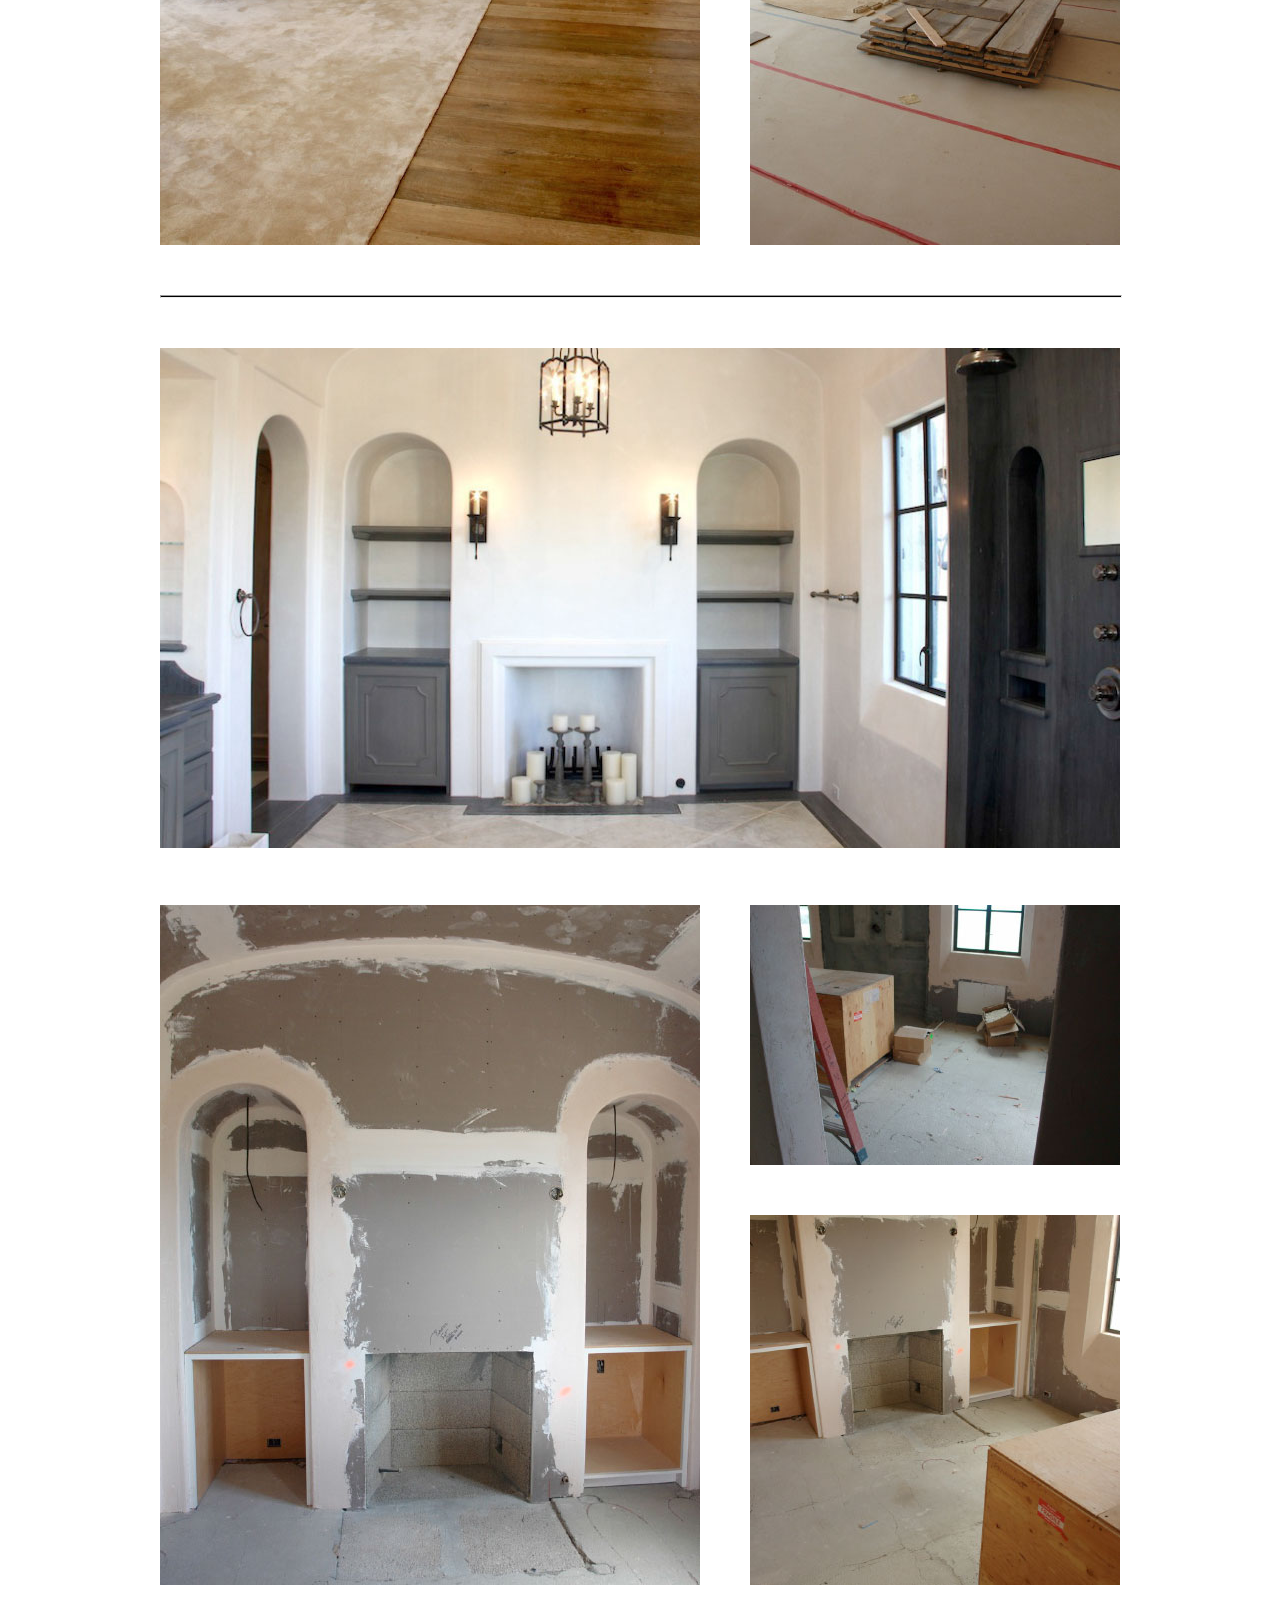
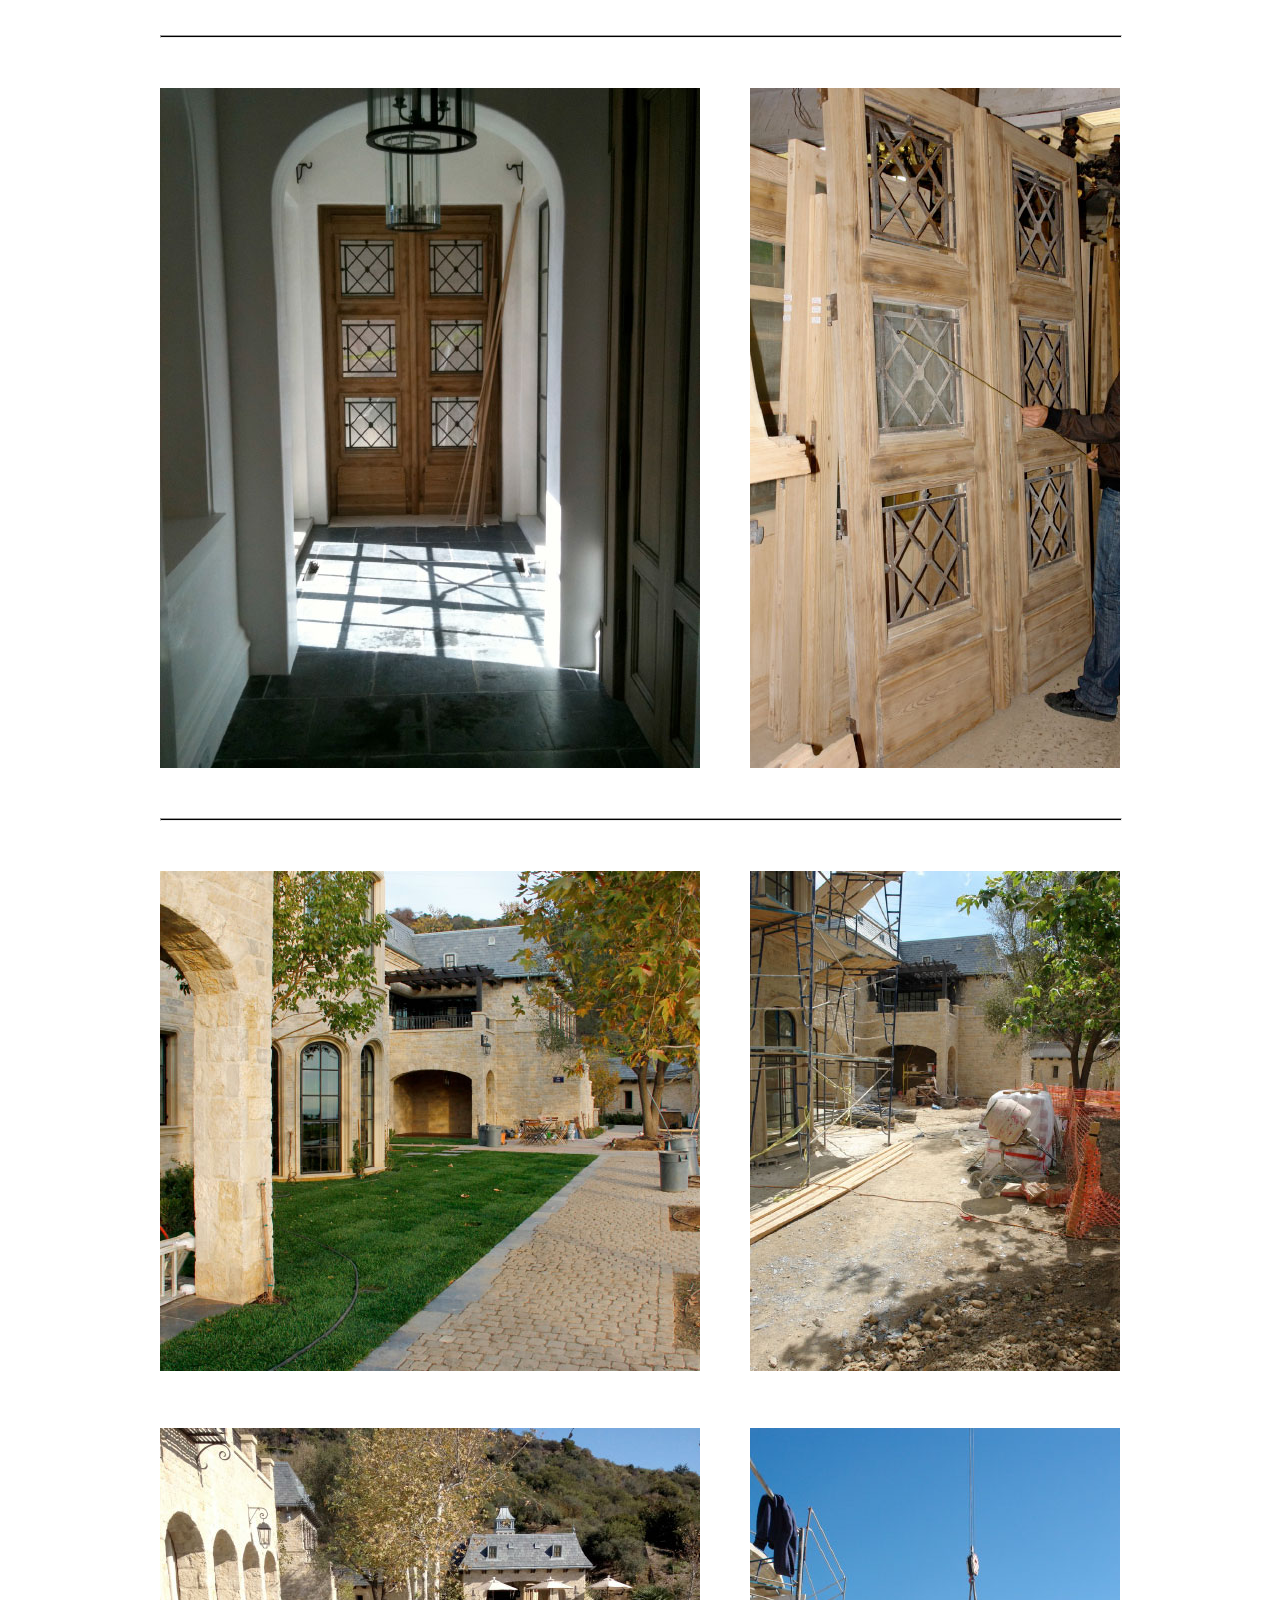
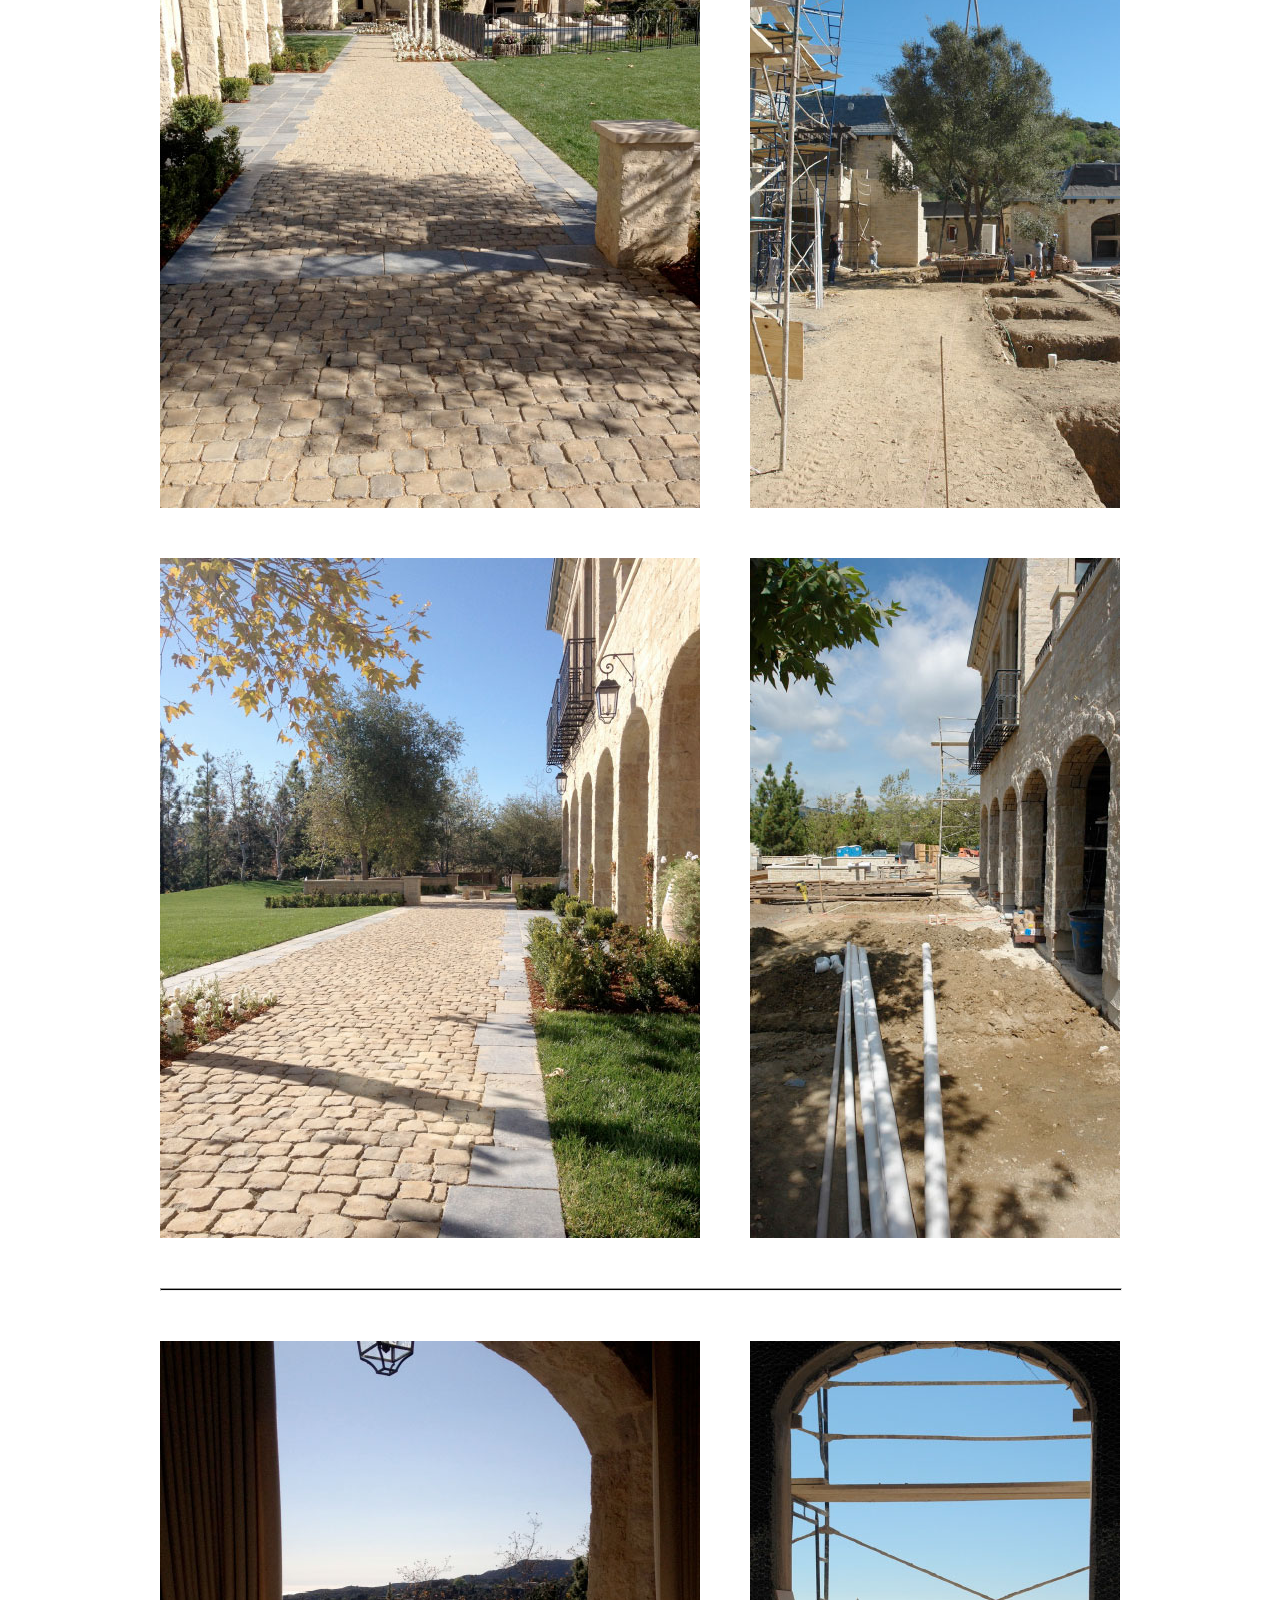
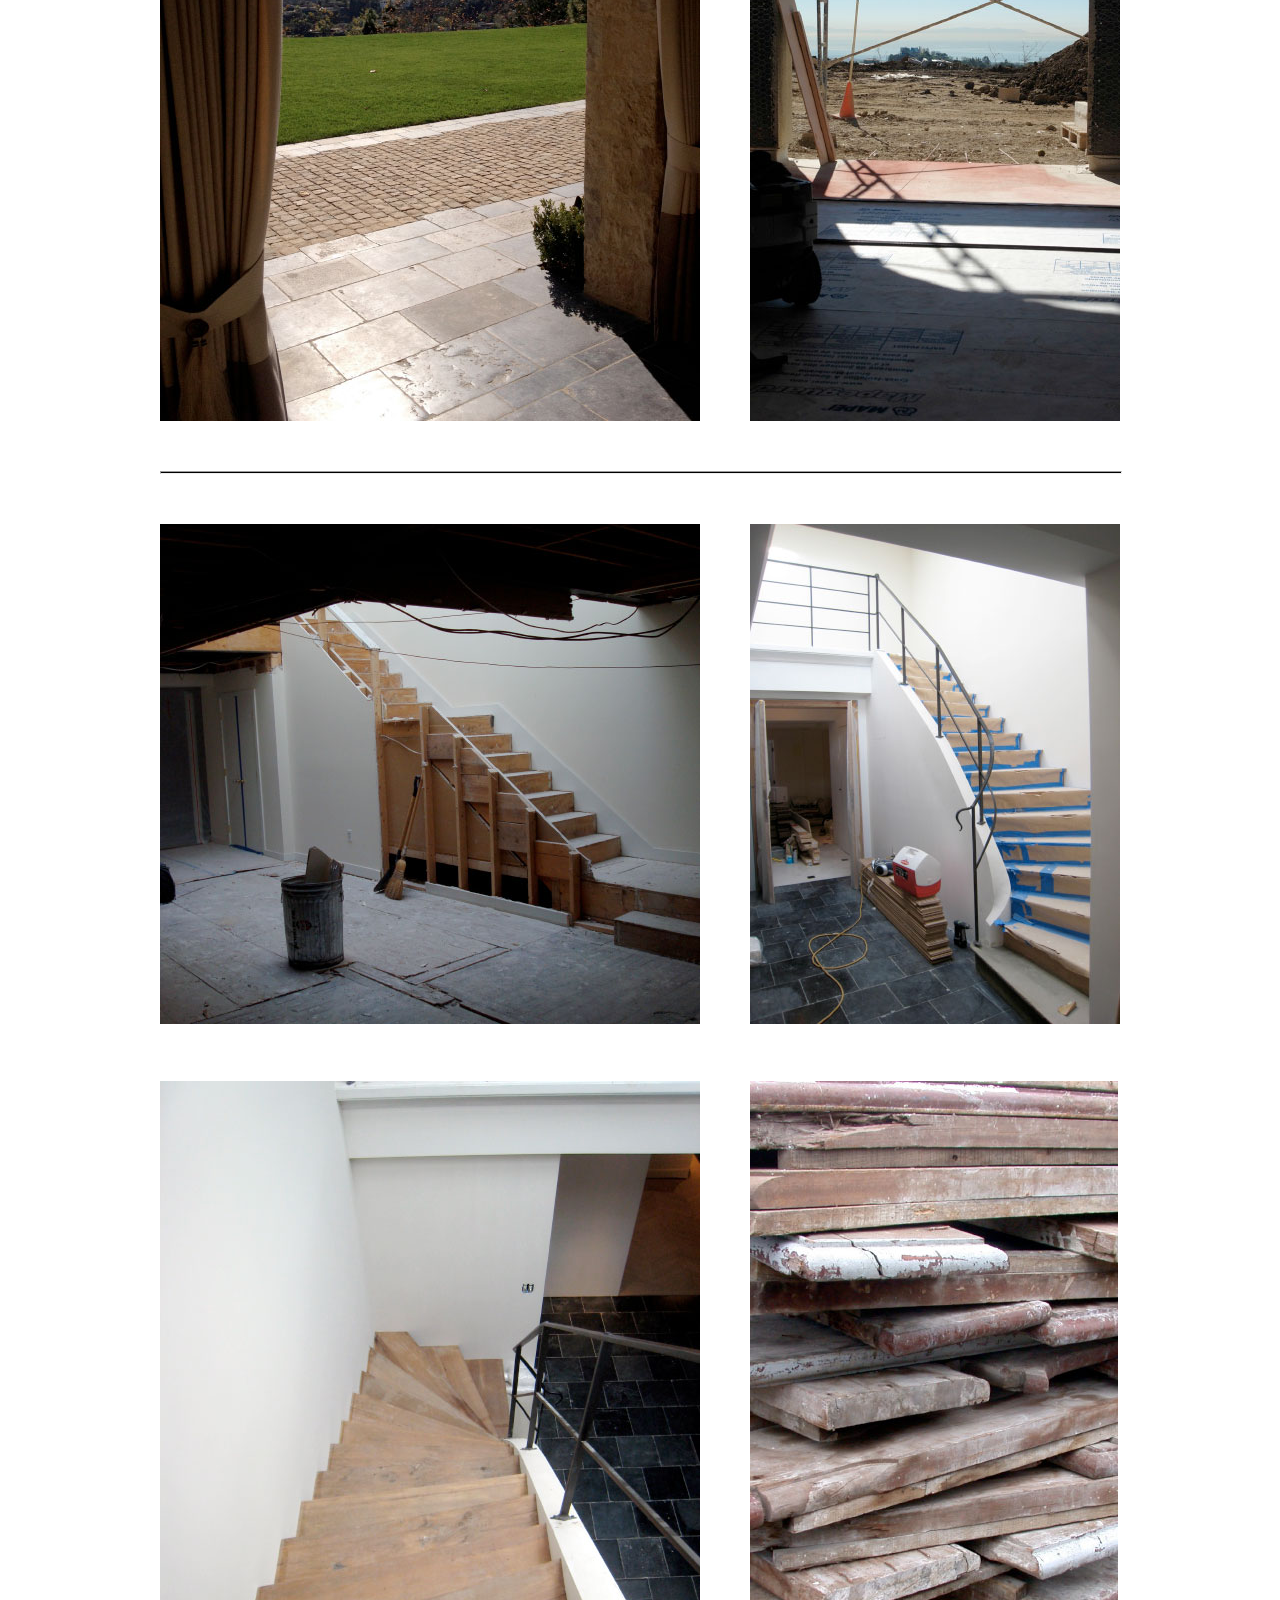
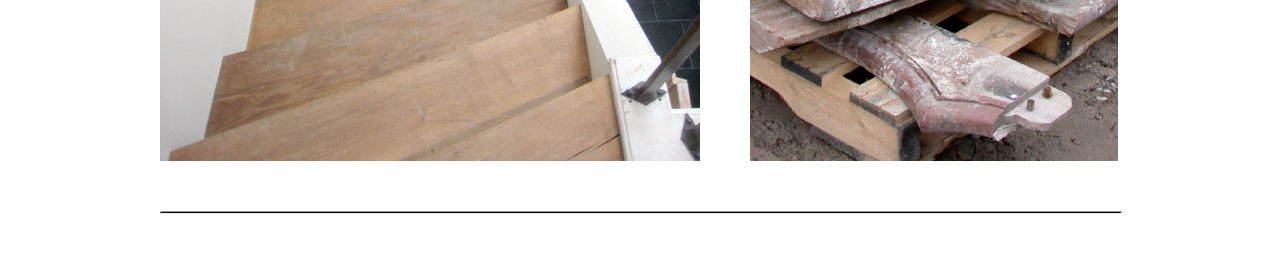
<file: before-and-after.html>
<!doctype html>
<html lang="en">
<head>
<meta http-equiv="Content-Type" content="text/html; charset=UTF-8"/>
<!-- viewport meta to reset iPhone inital scale -->
<link rel="stylesheet" href="../menu/responsivemobilemenu.css" type="text/css"/>
<script type="text/javascript" src="../jquery.min.js"></script>
<script type="text/javascript" src="../menu/responsivemobilemenu.js"></script>
<link rel="shortcut icon" type="image/x-icon" href="../favicon.ico">
<meta name="viewport" content="width=device-width, initial-scale=1.0">
<meta name="author" content="Zenweb">
<meta name="keywords" content="ea2, experts in antique, stone &amp; wood"/>
<meta name="description" content="hier komt omschrijving"/>
<title>BEFORE & AFTER - EA2</title>
<!-- css3-mediaqueries.js for IE8 or older -->
<!--[if lt IE 9]>
	<script src="http://css3-mediaqueries-js.googlecode.com/svn/trunk/css3-mediaqueries.js"></script>
<![endif]-->
<link rel="stylesheet" href="../css/stylesheet.css" type="text/css"/>
</head>
<body>
<div id="pagewrap">
	<div id="header">
    	<div id="logo">
		<a href="/"><img src="../images/logo-344x65.png" class="ri" style="margin-top: 5px;"/></a>
        </div>	
          <div class="rmm">
            <ul>                 
                <li><a href="/">Impressions</a></li>
                <li><a href="../before-and-after/" class="active">Before & after</a></li>
                <li><a href="../at-work/">At work </a></li>
                <li><a href="../about-ea2/">About EA2</a></li>
            </ul>
        </div>
	</div>	<!-- CONTENT -->
    <div id="content">
        <!-- LINE 1 -->
		<div id="line_1">
        <img src="../pictures/before-and-after/01.jpg" class="full"/>
        </div>
        <!-- LINE 2 -->
        <div id="line_2">
        	<div id="line_2_links">
        	<img src="../pictures/before-and-after/02.jpg" class="full_extra"/>
        	</div>
            <div id="line_2_rechts">
            	<div id="line_2_top">
        		<img src="../pictures/before-and-after/03.jpg" class="full"/>
                </div>
                <div id="line_2_bottom">
            	<img src="../pictures/before-and-after/04.jpg" class="full"/>
               	</div>
        	</div>
        	<div style="clear:both;"></div>
        </div>
        <hr class="line_black"/>
         <!-- LINE 1 -->
		<div id="line_1">
        <img src="../pictures/before-and-after/05.jpg" class="full"/>
        </div>
        <!-- LINE 2 -->
        <div id="line_2">
        	<div id="line_2_links">
        	<img src="../pictures/before-and-after/06.jpg" class="full_extra"/>
        	</div>
            <div id="line_2_rechts">
            	<div id="line_2_top">
        		<img src="../pictures/before-and-after/07.jpg" class="full"/>
                </div>
                <div id="line_2_bottom">
            	<img src="../pictures/before-and-after/08.jpg" class="full"/>
               	</div>
        	</div>
        	<div style="clear:both;"></div>
        </div>
        <hr class="line_black"/>
        <!-- LINE 2 -->
        <div id="line_2">
        	<div id="line_2_links">
        	<img src="../pictures/before-and-after/09.jpg" class="full_extra"/>
        	</div>
            <div id="line_2_rechts">
        		<img src="../pictures/before-and-after/10.jpg" class="full"/>
        	</div>
        	<div style="clear:both;"></div>
        </div>
        <hr class="line_black"/>
          <!-- LINE 2 -->
        <div id="line_2">
        	<div id="line_2_links">
        	<img src="../pictures/before-and-after/11.jpg" class="full_extra"/>
        	</div>
            <div id="line_2_rechts">
        		<img src="../pictures/before-and-after/12.jpg" class="full"/>
        	</div>
        	<div style="clear:both;"></div>
        </div>
        <hr class="line_black"/>
         <!-- LINE 1 -->
		<div id="line_1">
        <img src="../pictures/before-and-after/13.jpg" class="full"/>
        </div>
        <!-- LINE 2 -->
        <div id="line_2">
        	<div id="line_2_links">
        	<img src="../pictures/before-and-after/14.jpg" class="full_extra"/>
        	</div>
            <div id="line_2_rechts">
            	<div id="line_2_top">
        		<img src="../pictures/before-and-after/15.jpg" class="full"/>
                </div>
                <div id="line_2_bottom">
            	<img src="../pictures/before-and-after/16.jpg" class="full"/>
               	</div>
        	</div>
        	<div style="clear:both;"></div>
        </div>
        <hr class="line_black"/>
           <!-- LINE 2 -->
        <div id="line_2">
        	<div id="line_2_links">
        	<img src="../pictures/before-and-after/17.jpg" class="full_extra"/>
        	</div>
            <div id="line_2_rechts">
        		<img src="../pictures/before-and-after/18.jpg" class="full"/>
        	</div>
        	<div style="clear:both;"></div>
        </div>
        <hr class="line_black"/>
           <!-- LINE 2 -->
        <div id="line_2">
        	<div id="line_2_links">
        	<img src="../pictures/before-and-after/19.jpg" class="full_extra"/>
        	</div>
            <div id="line_2_rechts">
        		<img src="../pictures/before-and-after/20.jpg" class="full"/>
        	</div>
        	<div style="clear:both;"></div>
        </div>
        <hr class="line_black"/>
          <!-- LINE 1 -->
		<div id="line_1">
        <img src="../pictures/before-and-after/21.jpg" class="full"/>
        </div>
        <!-- LINE 2 -->
        <div id="line_2">
        	<div id="line_2_links">
        	<img src="../pictures/before-and-after/22.jpg" class="full_extra"/>
        	</div>
            <div id="line_2_rechts">
            	<div id="line_2_top">
        		<img src="../pictures/before-and-after/23.jpg" class="full"/>
                </div>
                <div id="line_2_bottom">
            	<img src="../pictures/before-and-after/24.jpg" class="full"/>
               	</div>
        	</div>
        	<div style="clear:both;"></div>
        </div>
        <hr class="line_black"/>
            <!-- LINE 2 -->
        <div id="line_2">
        	<div id="line_2_links">
        	<img src="../pictures/before-and-after/25.jpg" class="full_extra"/>
        	</div>
            <div id="line_2_rechts">
        		<img src="../pictures/before-and-after/26.jpg" class="full"/>
        	</div>
        	<div style="clear:both;"></div>
        </div>
        <hr class="line_black"/>
            <!-- LINE 2 -->
        <div id="line_2">
        	<div id="line_2_links">
        	<img src="../pictures/before-and-after/27.jpg" class="full_extra"/>
        	</div>
            <div id="line_2_rechts">
        		<img src="../pictures/before-and-after/28.jpg" class="full"/>
        	</div>
        	<div style="clear:both;"></div>
        </div>
            <!-- LINE 2 -->
        <div id="line_2">
        	<div id="line_2_links">
        	<img src="../pictures/before-and-after/29.jpg" class="full_extra"/>
        	</div>
            <div id="line_2_rechts">
        		<img src="../pictures/before-and-after/30.jpg" class="full"/>
        	</div>
        	<div style="clear:both;"></div>
        </div>
             <!-- LINE 2 -->
        <div id="line_2">
        	<div id="line_2_links">
        	<img src="../pictures/before-and-after/31.jpg" class="full_extra"/>
        	</div>
            <div id="line_2_rechts">
        		<img src="../pictures/before-and-after/32.jpg" class="full"/>
        	</div>
        	<div style="clear:both;"></div>
        </div>
        <hr class="line_black"/>
            <!-- LINE 2 -->
        <div id="line_2">
        	<div id="line_2_links">
        	<img src="../pictures/before-and-after/33.jpg" class="full_extra"/>
        	</div>
            <div id="line_2_rechts">
        		<img src="../pictures/before-and-after/34.jpg" class="full"/>
        	</div>
        	<div style="clear:both;"></div>
        </div>
        <hr class="line_black"/>
            <!-- LINE 2 -->
        <div id="line_2">
        	<div id="line_2_links">
        	<img src="../pictures/before-and-after/35.jpg" class="full_extra"/>
        	</div>
            <div id="line_2_rechts">
        		<img src="../pictures/before-and-after/36.jpg" class="full"/>
        	</div>
        	<div style="clear:both;"></div>
        </div>
            <!-- LINE 2 -->
        <div id="line_2">
        	<div id="line_2_links">
        	<img src="../pictures/before-and-after/37.jpg" class="full_extra"/>
        	</div>
            <div id="line_2_rechts">
        		<img src="../pictures/before-and-after/38.jpg" class="full"/>
        	</div>
        	<div style="clear:both;"></div>
        </div>
        <hr class="line_black"/>
       <div style="clear:both;"></div> 
	</div>
	<div style="clear:both;"></div>	<div id="footer">
	</div>
</div>
</body>
</html>
</file>
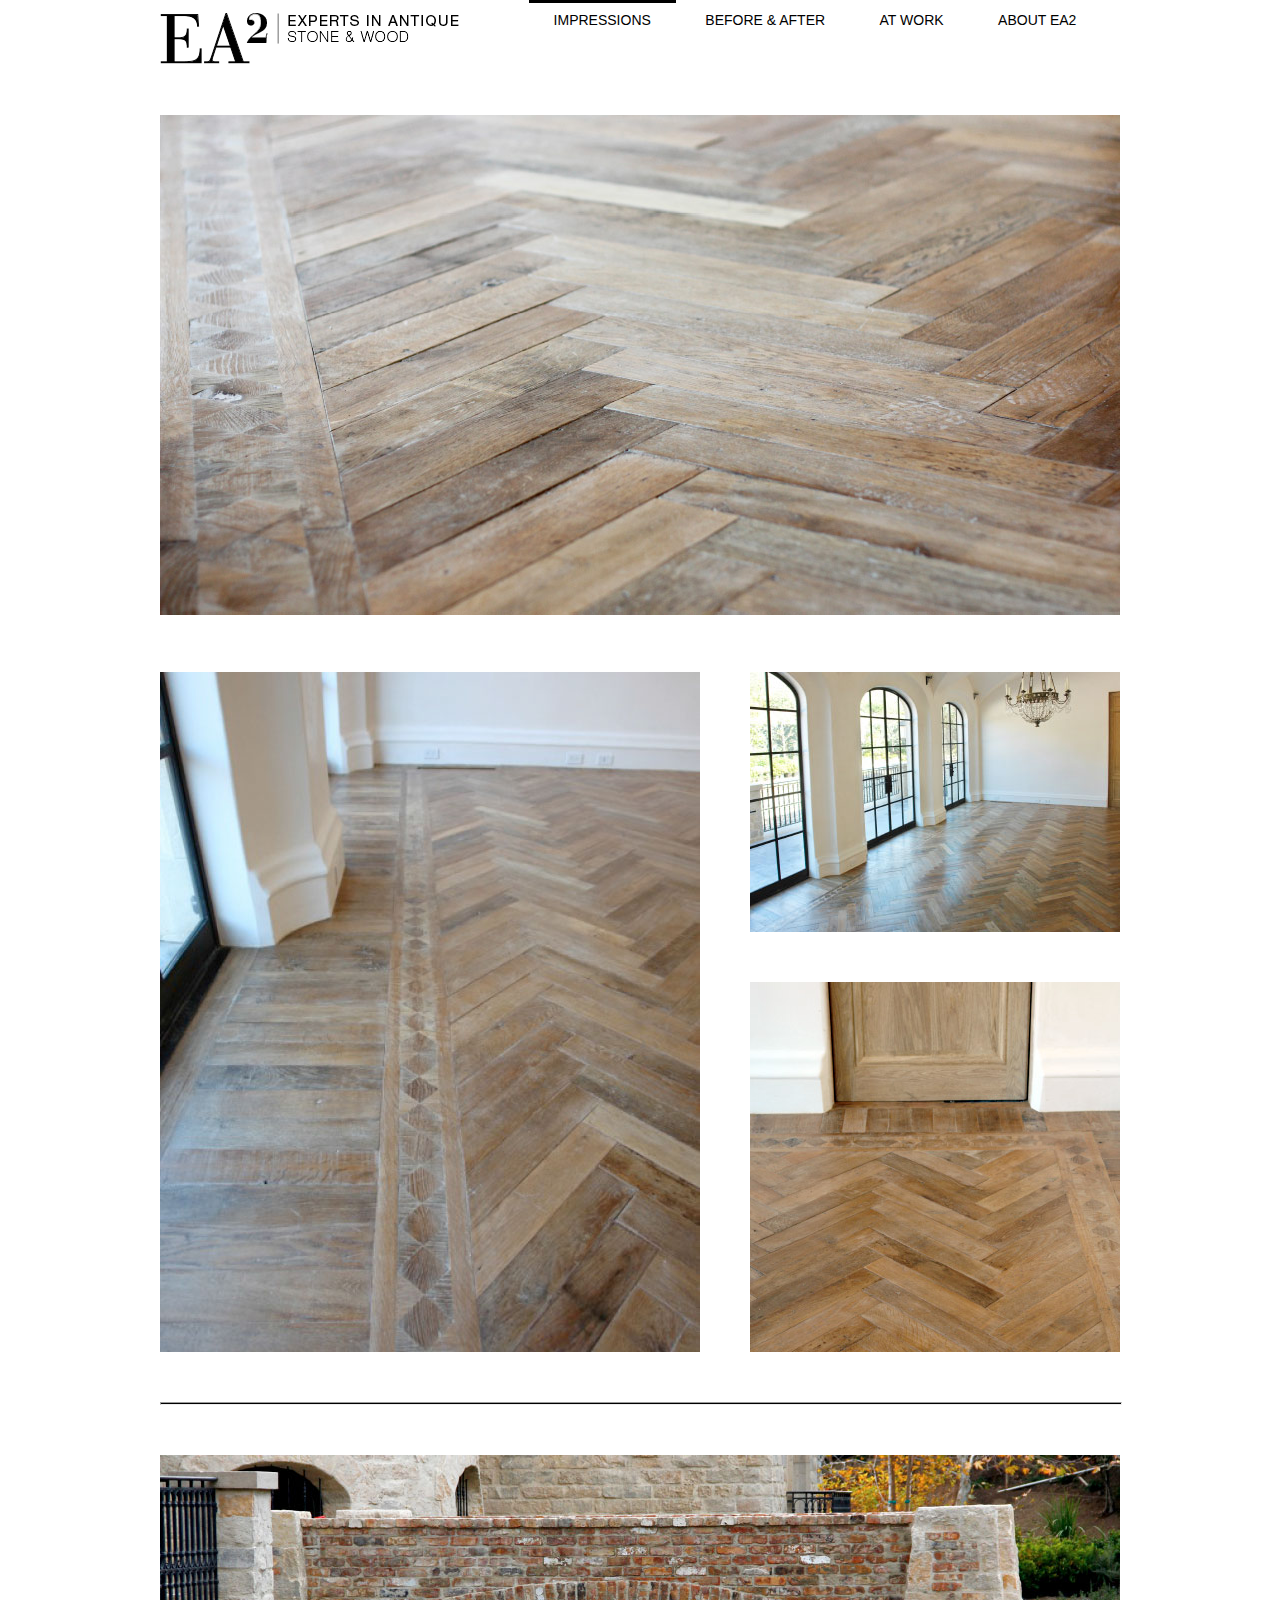
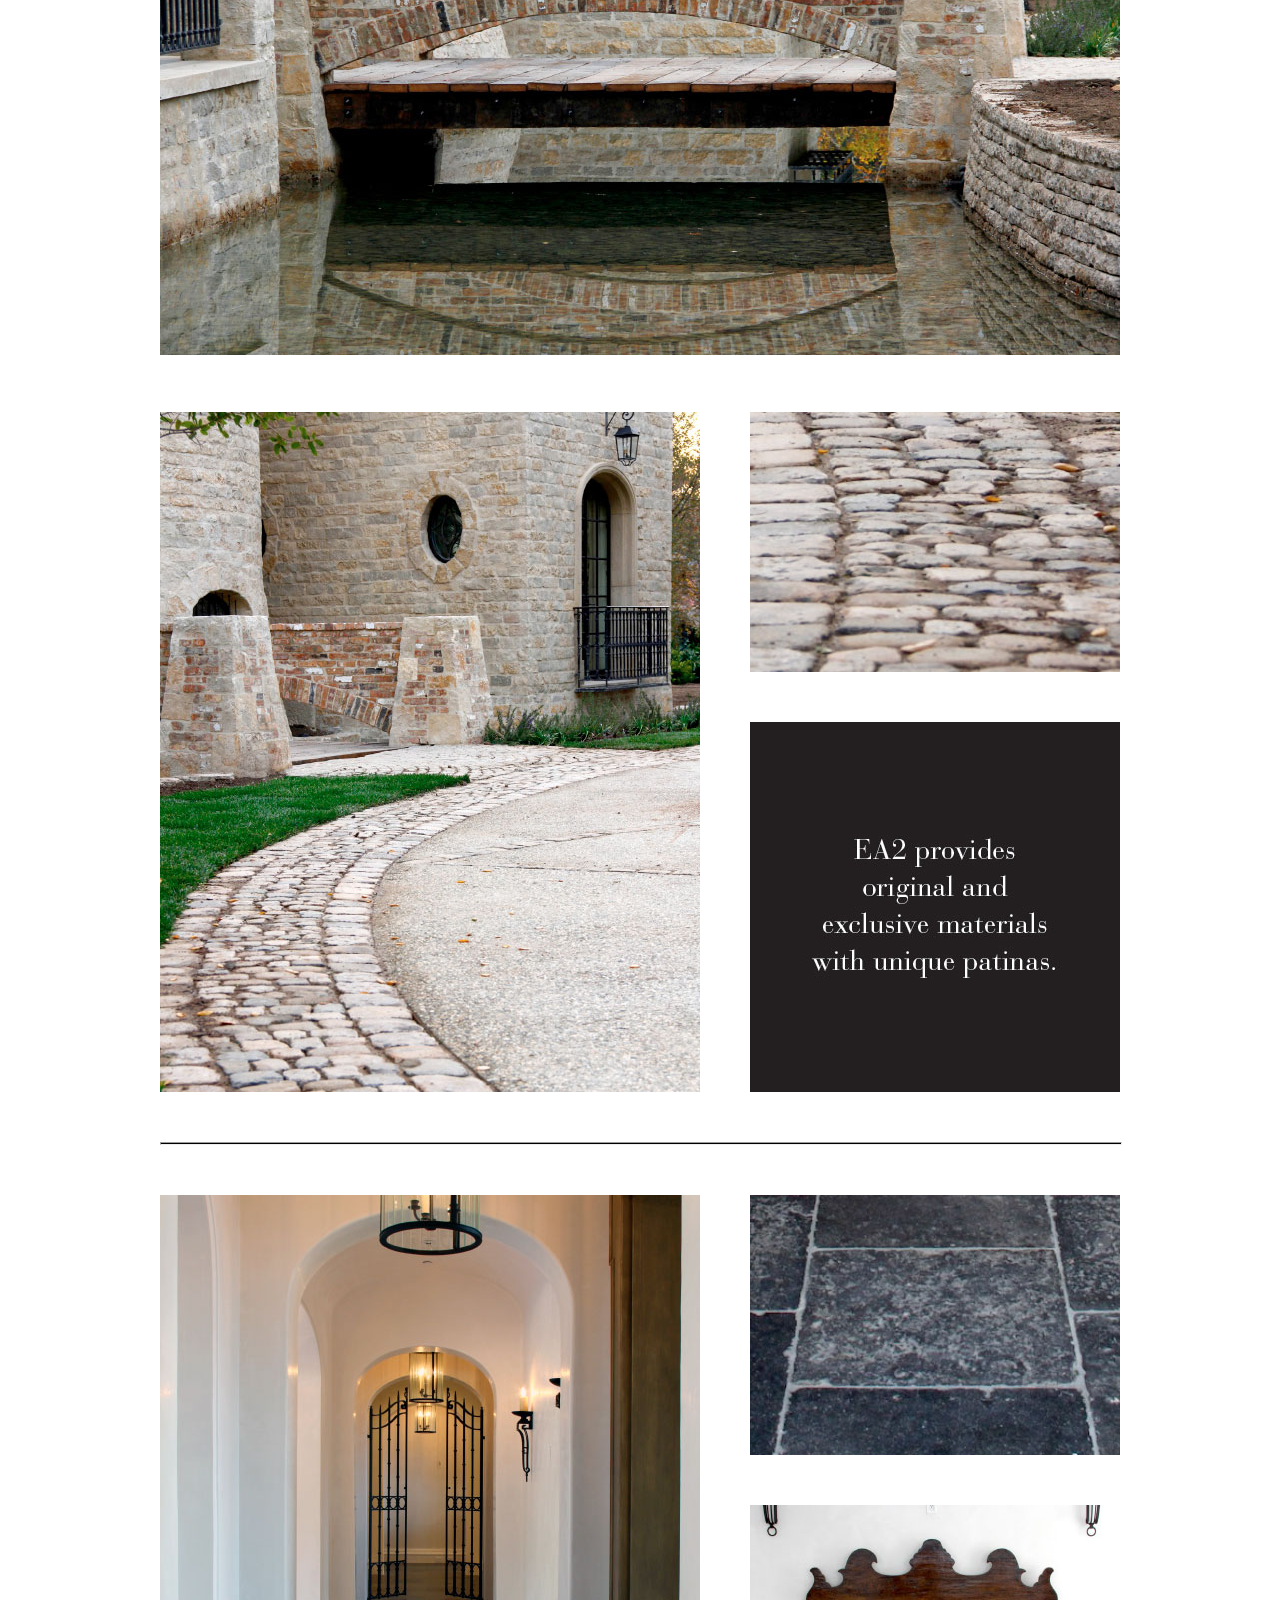
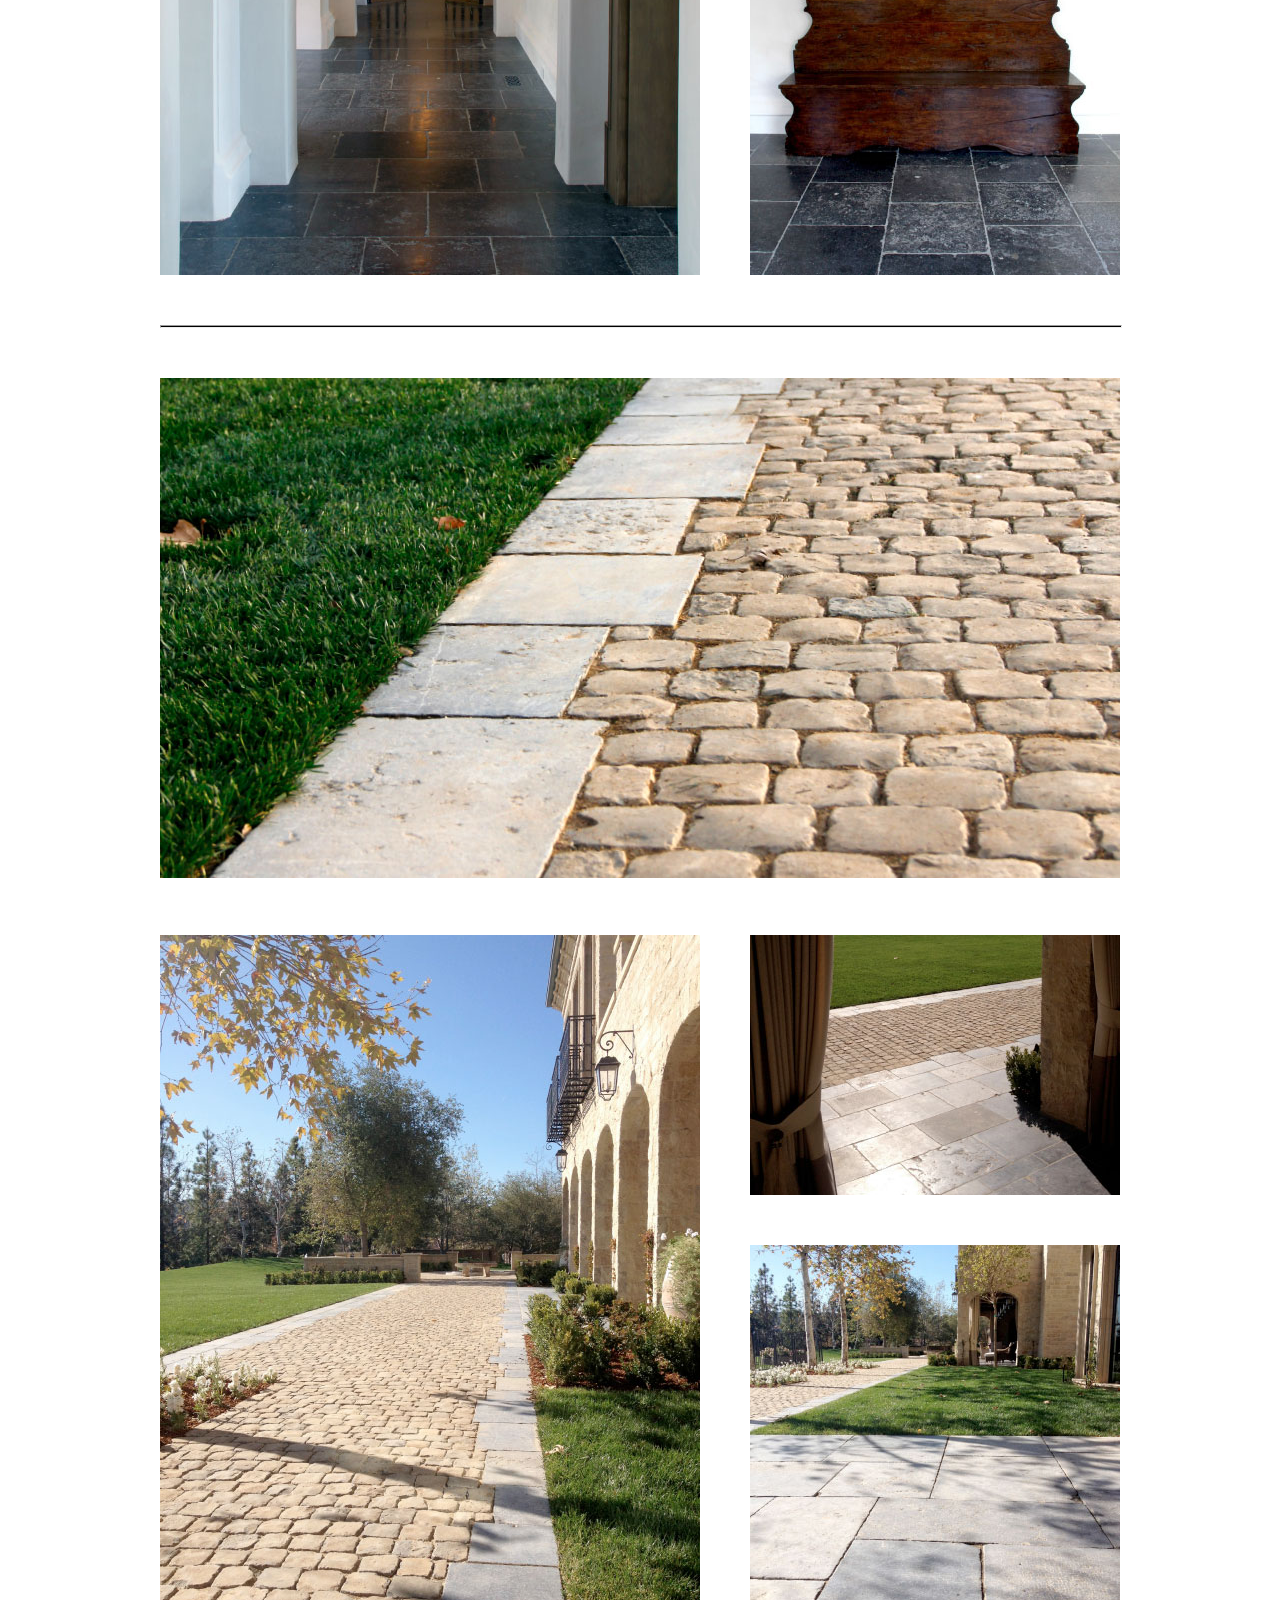
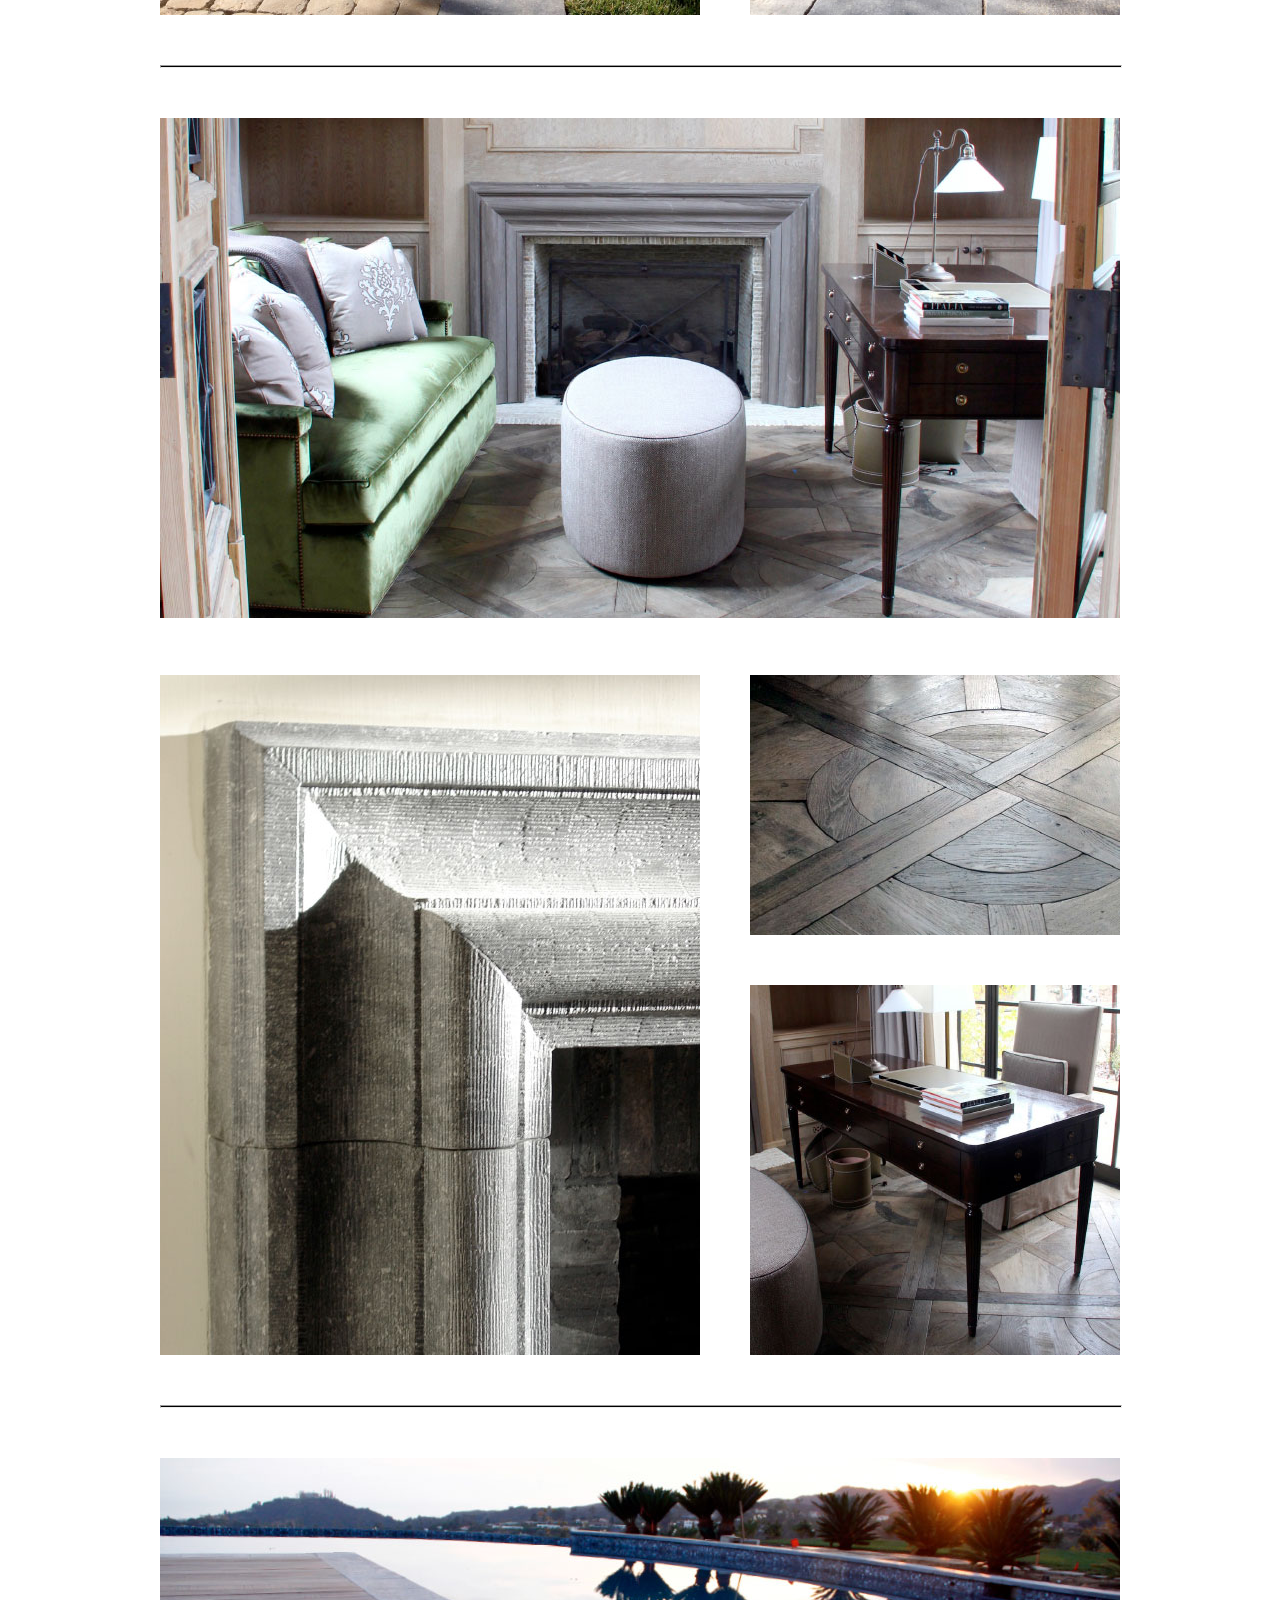
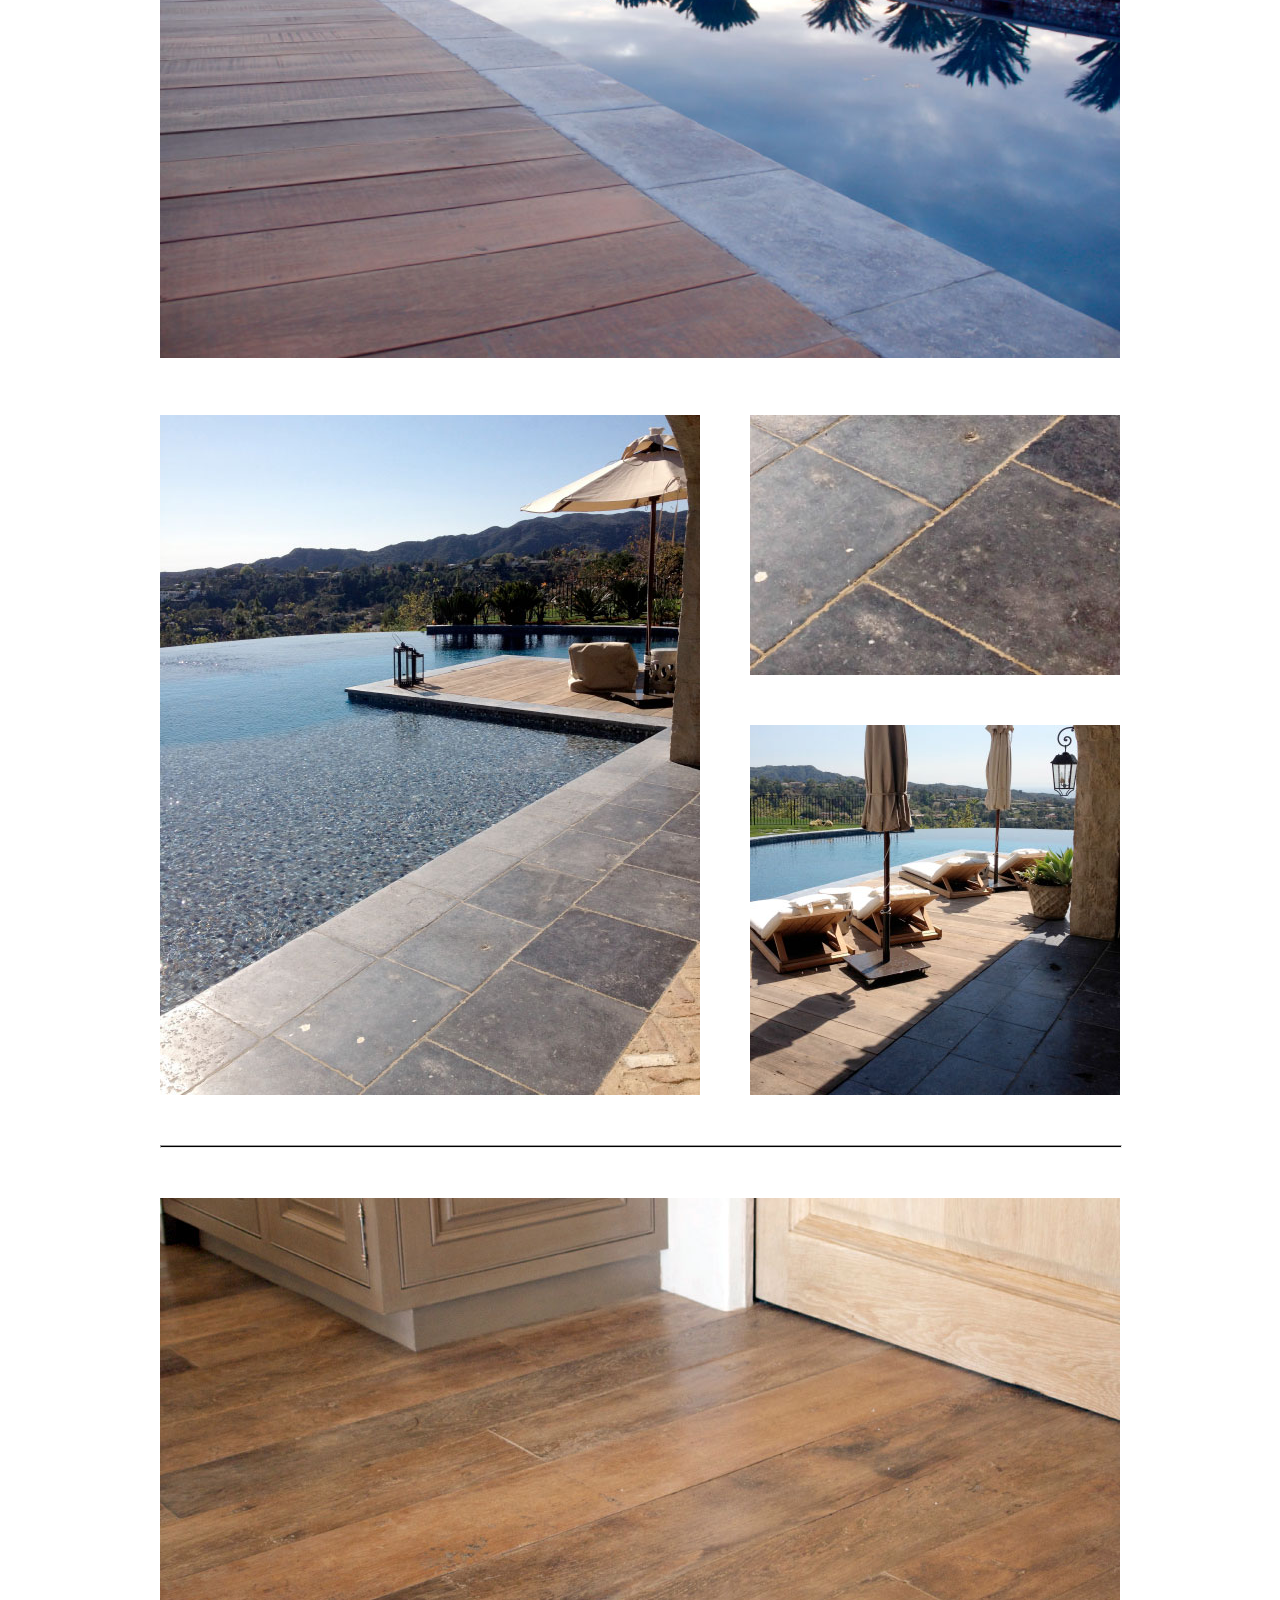
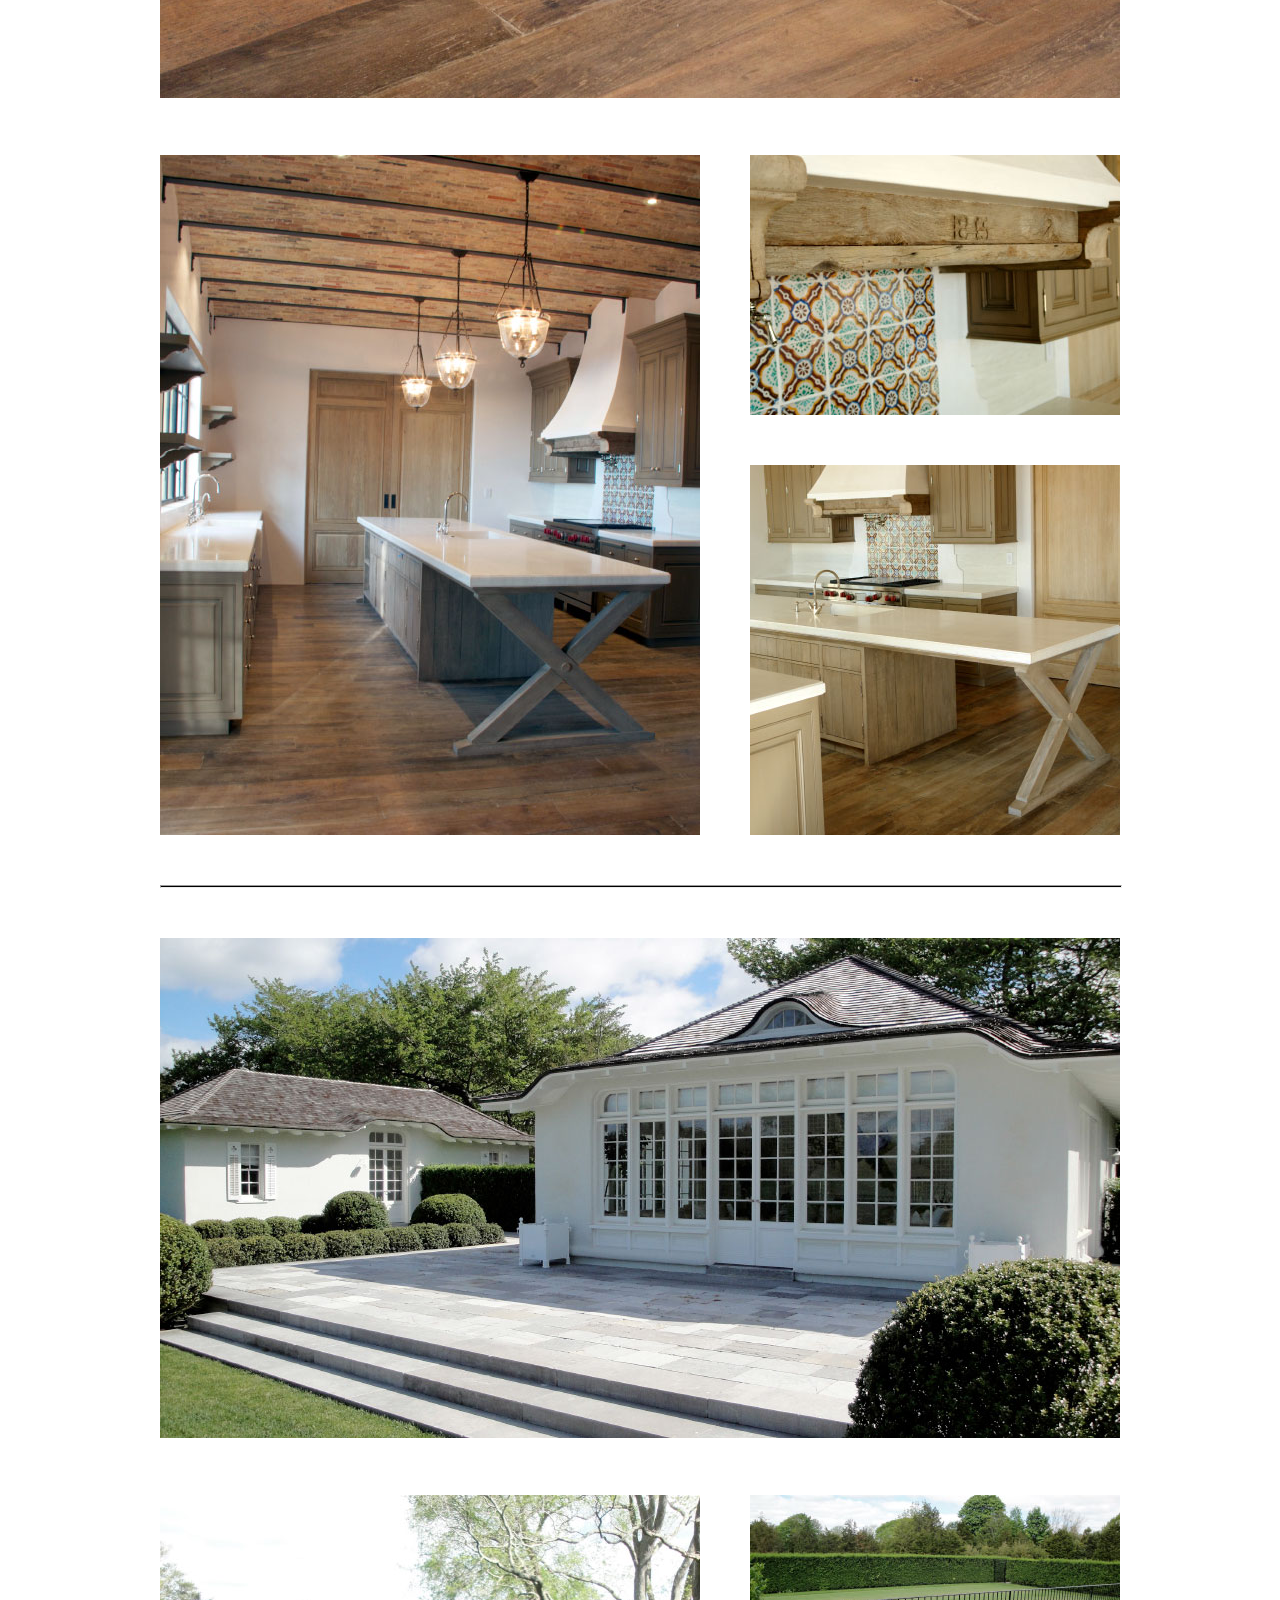
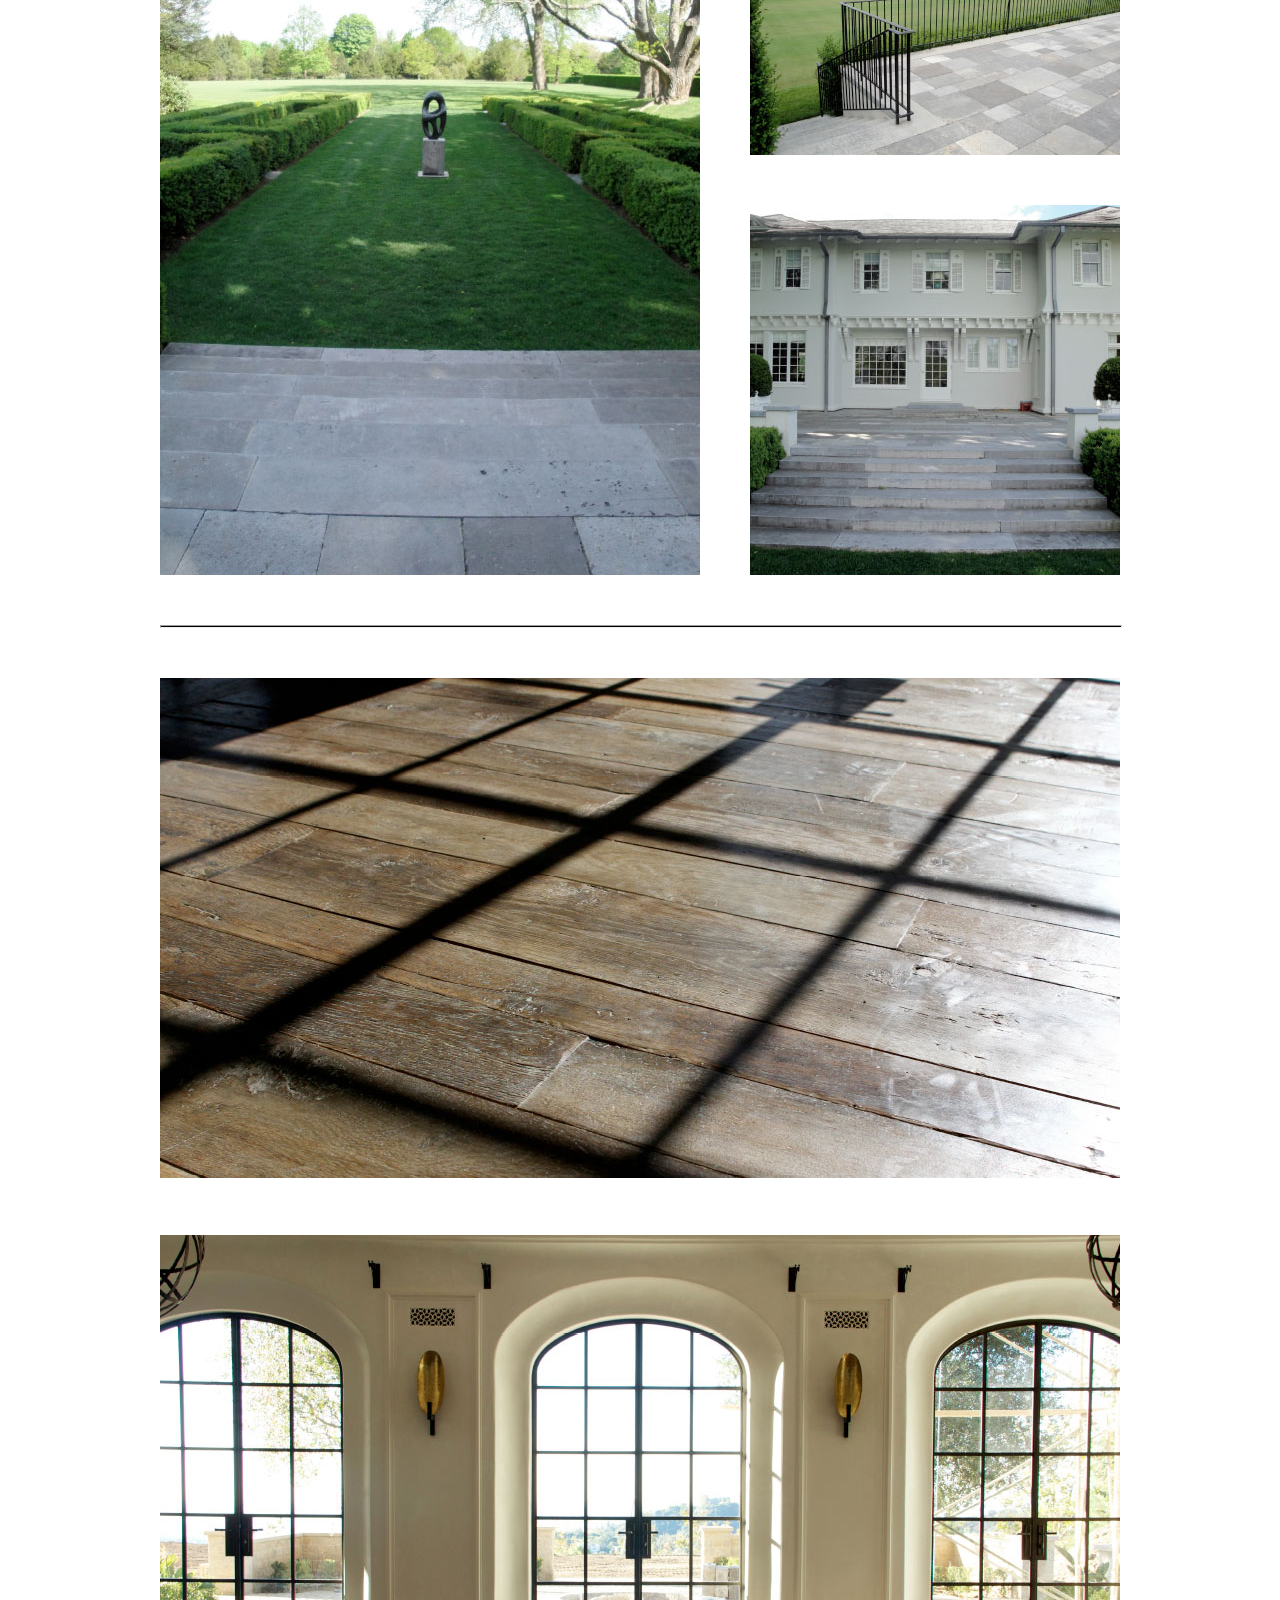
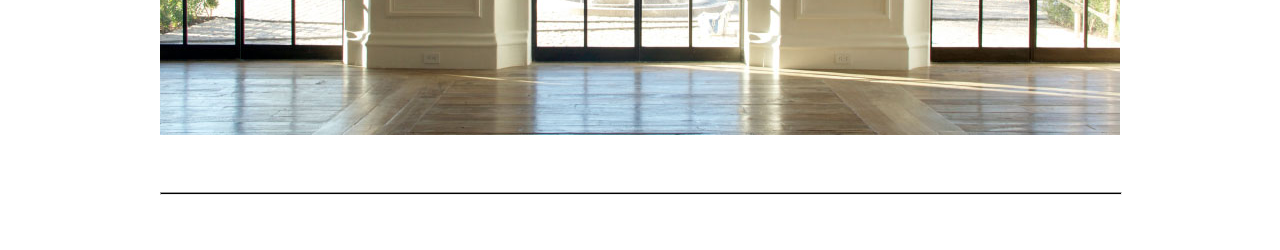
<file: mbid_synd_msnlife.html>
<!doctype html>
<html lang="en">
<head>
<meta http-equiv="Content-Type" content="text/html; charset=UTF-8"/>
<!-- viewport meta to reset iPhone inital scale -->
<link rel="stylesheet" href="../menu/responsivemobilemenu.css" type="text/css"/>
<script type="text/javascript" src="../jquery.min.js"></script>
<script type="text/javascript" src="../menu/responsivemobilemenu.js"></script>
<link rel="shortcut icon" type="image/x-icon" href="../favicon.ico">
<meta name="viewport" content="width=device-width, initial-scale=1.0">
<meta name="author" content="Zenweb">
<meta name="keywords" content="ea2, experts in antique, stone &amp; wood"/>
<meta name="description" content="hier komt omschrijving"/>
<title>EXPERTS IN ANTIQUE - STONE & WOOD - EA2</title>
<!-- css3-mediaqueries.js for IE8 or older -->
<!--[if lt IE 9]>
	<script src="http://css3-mediaqueries-js.googlecode.com/svn/trunk/css3-mediaqueries.js"></script>
<![endif]-->
<link rel="stylesheet" href="../css/stylesheet.css" type="text/css"/>
</head>
<body>
<div id="pagewrap">
	<div id="header">
    	<div id="logo">
		<a href="/"><img src="../images/logo-344x65.png" class="ri" style="margin-top: 5px;"/></a>
        </div>	
          <div class="rmm">
            <ul>                 
                <li><a href="/" class="active">Impressions</a></li>
                <li><a href="../before-and-after/">Before & after</a></li>
                <li><a href="../at-work/">At work </a></li>
                <li><a href="../about-ea2/">About EA2</a></li>
            </ul>
        </div>
	</div>	<!-- CONTENT -->
    <div id="content">
        <!-- LINE 1 -->
		<div id="line_1">
        <img src="../pictures/impressions/01.jpg" class="full"/>
        </div>
        <!-- LINE 2 -->
        <div id="line_2">
        	<div id="line_2_links">
        	<img src="../pictures/impressions/02.jpg" class="full_extra"/>
        	</div>
            <div id="line_2_rechts">
            	<div id="line_2_top">
        		<img src="../pictures/impressions/03.jpg" class="full"/>
                </div>
                <div id="line_2_bottom">
            	<img src="../pictures/impressions/04.jpg" class="full"/>
               	</div>
        	</div>
        	<div style="clear:both;"></div>
        </div>
        <hr class="line_black"/>
        <!-- LINE 1 -->
		<div id="line_1">
        <img src="../pictures/impressions/05.jpg" class="full"/>
        </div>
        <!-- LINE 2 -->
        <div id="line_2">
        	<div id="line_2_links">
        	<img src="../pictures/impressions/06.jpg" class="full_extra"/>
        	</div>
            <div id="line_2_rechts">
            	<div id="line_2_top">
        		<img src="../pictures/impressions/07.jpg" class="full"/>
                </div>
                <div id="line_2_bottom">
            	<img src="../pictures/impressions/08.jpg" class="full"/>
               	</div>
        	</div>
        	<div style="clear:both;"></div>
        </div>
        <hr class="line_black"/>
        <!-- LINE 2 -->
        <div id="line_2">
        	<div id="line_2_links">
        	<img src="../pictures/impressions/09.jpg" class="full_extra"/>
        	</div>
            <div id="line_2_rechts">
            	<div id="line_2_top">
        		<img src="../pictures/impressions/10.jpg" class="full"/>
                </div>
                <div id="line_2_bottom">
            	<img src="../pictures/impressions/11.jpg" class="full"/>
               	</div>
        	</div>
        	<div style="clear:both;"></div>
        </div>
        <hr class="line_black"/>
          <!-- LINE 1 -->
		<div id="line_1">
        <img src="../pictures/impressions/12.jpg" class="full"/>
        </div>
        <!-- LINE 2 -->
        <div id="line_2">
        	<div id="line_2_links">
        	<img src="../pictures/impressions/13.jpg" class="full_extra"/>
        	</div>
            <div id="line_2_rechts">
            	<div id="line_2_top">
        		<img src="../pictures/impressions/14.jpg" class="full"/>
                </div>
                <div id="line_2_bottom">
            	<img src="../pictures/impressions/15.jpg" class="full"/>
               	</div>
        	</div>
        	<div style="clear:both;"></div>
        </div>
        <hr class="line_black"/>
            <!-- LINE 1 -->
		<div id="line_1">
        <img src="../pictures/impressions/16.jpg" class="full"/>
        </div>
        <!-- LINE 2 -->
        <div id="line_2">
        	<div id="line_2_links">
        	<img src="../pictures/impressions/17.jpg" class="full_extra"/>
        	</div>
            <div id="line_2_rechts">
            	<div id="line_2_top">
        		<img src="../pictures/impressions/18.jpg" class="full"/>
                </div>
                <div id="line_2_bottom">
            	<img src="../pictures/impressions/19.jpg" class="full"/>
               	</div>
        	</div>
        	<div style="clear:both;"></div>
        </div>
        <hr class="line_black"/>
            <!-- LINE 1 -->
		<div id="line_1">
        <img src="../pictures/impressions/20.jpg" class="full"/>
        </div>
        <!-- LINE 2 -->
        <div id="line_2">
        	<div id="line_2_links">
        	<img src="../pictures/impressions/21.jpg" class="full_extra"/>
        	</div>
            <div id="line_2_rechts">
            	<div id="line_2_top">
        		<img src="../pictures/impressions/22.jpg" class="full"/>
                </div>
                <div id="line_2_bottom">
            	<img src="../pictures/impressions/23.jpg" class="full"/>
               	</div>
        	</div>
        	<div style="clear:both;"></div>
        </div>
        <hr class="line_black"/>
            <!-- LINE 1 -->
		<div id="line_1">
        <img src="../pictures/impressions/24.jpg" class="full"/>
        </div>
        <!-- LINE 2 -->
        <div id="line_2">
        	<div id="line_2_links">
        	<img src="../pictures/impressions/25.jpg" class="full_extra"/>
        	</div>
            <div id="line_2_rechts">
            	<div id="line_2_top">
        		<img src="../pictures/impressions/26.jpg" class="full"/>
                </div>
                <div id="line_2_bottom">
            	<img src="../pictures/impressions/27.jpg" class="full"/>
               	</div>
        	</div>
        	<div style="clear:both;"></div>
        </div>
        <hr class="line_black"/>
           <!-- LINE 1 -->
		<div id="line_1">
        <img src="../pictures/impressions/28.jpg" class="full"/>
        </div>
        <!-- LINE 2 -->
        <div id="line_2">
        	<div id="line_2_links">
        	<img src="../pictures/impressions/29.jpg" class="full_extra"/>
        	</div>
            <div id="line_2_rechts">
            	<div id="line_2_top">
        		<img src="../pictures/impressions/30.jpg" class="full"/>
                </div>
                <div id="line_2_bottom">
            	<img src="../pictures/impressions/31.jpg" class="full"/>
               	</div>
        	</div>
        	<div style="clear:both;"></div>
        </div>
        <hr class="line_black"/>
            <!-- LINE 1 -->
		<div id="line_1">
        <img src="../pictures/impressions/32.jpg" class="full"/>
        </div>
            <!-- LINE 1 -->
		<div id="line_1">
        <img src="../pictures/impressions/33.jpg" class="full"/>
        </div>
         <hr class="line_black"/>
       <div style="clear:both;"></div> 
	</div>
	<div style="clear:both;"></div>	<div id="footer">
	</div>
</div>
</body>
</html>
</file>
<file: menu/responsivemobilemenu.css>
/*
Responsive Mobile Menu v1.0
Plugin URI: responsivemobilemenu.com

Author: Sergio Vitov
Author URI: http://xmacros.com

License: CC BY 3.0 http://creativecommons.org/licenses/by/3.0/
*/


.rmm {
	display:block;
	position:relative;
	width:610px;
	padding:0px;
	margin:0 auto !important;
	text-align: center;
	line-height:19px !important;
	float: right;
}
.rmm * {
	-webkit-tap-highlight-color:transparent !important;
	font-family:Arial;
}
.rmm a {
	color:#ebebeb;
	text-decoration:none;
}
.rmm .rmm-main-list, .rmm .rmm-main-list li {
	margin:0px;
	padding:0px;
}
.rmm ul {
	display:block;
	width:auto !important;
	margin:0 auto !important;
	overflow:hidden;
	list-style:none;
}


/* sublevel menu - in construction */
.rmm ul li ul, .rmm ul li ul li, .rmm ul li ul li a {
	display:none !important;
	height:0px !important;
	width:0px !important;
}
/* */


.rmm .rmm-main-list li {
	display:inline;
	padding:padding:0px;
	margin:0px !important;
}
.rmm-toggled {
	display:none;
	width:100%;
	position:relative;
	overflow:hidden;
	margin:0 auto !important;
}
.rmm-button:hover {
	cursor:pointer;
}
.rmm .rmm-toggled ul {
	display:none;
	margin:0px !important;
	padding:0px !important;
}
.rmm .rmm-toggled ul li {
	display:block;
	margin:0 auto !important;
}




/* GRAPHITE STYLE */

.rmm.graphite .rmm-main-list li a {
	display:inline-block;
	padding:8px 25px 8px 25px;
	font-size:14px;
	color: #000000;
	text-decoration: none;
	text-transform: uppercase;
	border-top: 3px solid #FFFFFF;
}
.rmm.graphite .rmm-main-list li a:hover {
	border-top: 3px solid #000000;
	text-decoration: none;
}

.rmm.graphite .rmm-main-list li a.active:link, .rmm.graphite .rmm-main-list li a.active:visited, .rmm.graphite .rmm-main-list li a.active:active {
	border-top: 3px solid #000000;
	text-decoration: none;
}


/*
.rmm.graphite .rmm-main-list li:first-child a {
-webkit-border-top-left-radius: 6px;
-webkit-border-bottom-left-radius: 6px;
-moz-border-radius-topleft: 6px;
-moz-border-radius-bottomleft: 6px;
border-top-left-radius: 6px;
border-bottom-left-radius: 6px;
}

.rmm.graphite .rmm-main-list li:last-child a {
	-webkit-border-top-right-radius: 6px;
-webkit-border-bottom-right-radius: 6px;
-moz-border-radius-topright: 6px;
-moz-border-radius-bottomright: 6px;
border-top-right-radius: 6px;
border-bottom-right-radius: 6px;
}
*/

.rmm.graphite .rmm-toggled {
	width:95%;
	background-color:#000000;
	min-height:36px;
	border-radius:6px;
}
.rmm.graphite .rmm-toggled-controls {
	display:block;
	height:36px;
	color:white;
	text-align:left;
	position:relative;
	background-image:url('http://www.ea2.be/rmm-img/graphite-menu-bg.png');
	background-repeat:repeat-x;
	border-radius:6px;
}
.rmm.graphite .rmm-toggled-title {
	position:relative;
	top:9px;
	left:15px;
	font-size:16px;
	color:white;
	text-shadow:1px 1px 1px black;
}
.rmm.graphite .rmm-button {
	display:block;
	position:absolute;
	right:15px;
	top:8px;
}

.rmm.graphite .rmm-button span {
	display:block;
	margin-top:4px;
	height:2px;
	background:white;
	width:24px;
}
.rmm.graphite .rmm-toggled ul li a {
	display:block;
	width:100%;
	background-color:#000000;
	text-align:center;
	padding:10px 0px 10px 0px;
	border-bottom:1px solid #333333;
	border-top:1px solid #777777;
	text-shadow:1px 1px 1px #333333;
}
.rmm.graphite .rmm-toggled ul li a:active {
	background-color:#444444;
	border-bottom:1px solid #444444;
	border-top:1px solid #444444;
}



/* SAPPHIRE STYLE */

.rmm.sapphire .rmm-main-list li a {
	display:inline-block;
	padding:8px 30px 8px 30px;
	margin:0px -3px 0px -3px;
	font-size:15px;
	text-shadow:1px 1px 1px #3e587b;
	background-color:#537b9f;
	border-left:1px solid #3e587b;
	background-image:url('http://www.ea2.be/rmm-img/sapphire-menu-bg.png');
	background-repeat:repeat-x;
}
.rmm.sapphire .rmm-main-list li a:hover {
	background:#3e597b;
}
.rmm.sapphire .rmm-main-list li:first-child a {
-webkit-border-top-left-radius: 5px;
-webkit-border-bottom-left-radius: 5px;
-moz-border-radius-topleft: 5px;
-moz-border-radius-bottomleft: 5px;
border-top-left-radius: 5px;
border-bottom-left-radius: 5px;
}
.rmm.sapphire .rmm-main-list li:last-child a {
	-webkit-border-top-right-radius: 5px;
-webkit-border-bottom-right-radius: 5px;
-moz-border-radius-topright: 5px;
-moz-border-radius-bottomright: 5px;
border-top-right-radius: 5px;
border-bottom-right-radius: 5px;
}
.rmm.sapphire .rmm-toggled {
	width:95%;
	background-color:#537b9f;
	min-height:36px;
	border-radius:6px;
}
.rmm.sapphire .rmm-toggled-controls {
	display:block;
	height:36px;
	color:white;
	text-align:left;
	position:relative;
	background-image:url('http://www.ea2.be/rmm-img/sapphire-menu-bg.png');
	background-repeat:repeat-x;
	border-radius:5px;
}
.rmm.sapphire .rmm-toggled-title {
	position:relative;
	top:9px;
	left:15px;
	font-size:16px;
	color:white;
	text-shadow:1px 1px 1px #3e587b;
}
.rmm.sapphire .rmm-button {
	display:block;
	position:absolute;
	right:9px;
	top:7px;
	width:20px;
	padding:0px 7px 0px 7px;
	border:1px solid #3e587b;
	border-radius:3px;
	background-image:url('http://www.ea2.be/rmm-img/sapphire-menu-bg.png');
	background-position:top;
}

.rmm.sapphire .rmm-button span {
	display:block;
	margin:4px 0px 4px 0px;
	height:2px;
	background:white;
	width:20px;
}
.rmm.sapphire .rmm-toggled ul li a {
	display:block;
	width:100%;
	background-color:#537698;
	text-align:center;
	padding:10px 0px 10px 0px;
	border-bottom:1px solid #3c5779;
	border-top:1px solid #6883a6;
	text-shadow:1px 1px 1px #333333;
}
.rmm.sapphire .rmm-toggled ul li a:active {
	background-color:#3c5779;
	border-bottom:1px solid #3c5779;
	border-top:1px solid #3c5779;
}
.rmm.sapphire .rmm-toggled ul li:first-child a { 
	border-top:1px solid #3c5779 !important;
}





/* MINIMAL STYLE */

.rmm.minimal a {
	color:#333333;
}
.rmm.minimal a:hover {
	opacity:0.7;
}
.rmm.minimal .rmm-main-list li a {
	display:inline-block;
	padding:8px 30px 8px 30px;
	margin:0px -3px 0px -3px;
	font-size:15px;
}
.rmm.minimal .rmm-toggled {
	width:95%;
	min-height:36px;
}
.rmm.minimal .rmm-toggled-controls {
	display:block;
	height:36px;
	color:#333333;
	text-align:left;
	position:relative;
}
.rmm.minimal .rmm-toggled-title {
	position:relative;
	top:9px;
	left:9px;
	font-size:16px;
	color:#33333;
}
.rmm.minimal .rmm-button {
	display:block;
	position:absolute;
	right:9px;
	top:7px;
}

.rmm.minimal .rmm-button span {
	display:block;
	margin:4px 0px 4px 0px;
	height:2px;
	background:#333333;
	width:25px;
}
.rmm.minimal .rmm-toggled ul li a {
	display:block;
	width:100%;
	text-align:center;
	padding:10px 0px 10px 0px;
	border-bottom:1px solid #dedede;
	color:#333333;
}
.rmm.minimal .rmm-toggled ul li:first-child a {
	border-top:1px solid #dedede;
}
</file>
<file: css/stylesheet.css>
body {
	font: 1em/150% Helvetica, Arial, sans-serif;
	margin:0px; padding: 0px;
}
#content a:link, #content a:visited, #content a:active {
	color: #000000;
	text-decoration: underline;
}
#content a:hover {
	color: #000000;
	text-decoration: none;
}
h1 {
	font: bold 36px/100% Helvetica, Arial, sans-serif;
}

img { border: none; border: 0; }
ul { list-style: square; padding-left: 30px; }
ul li { margin-top: 12px; }

/************************************************************************************
STRUCTURE
*************************************************************************************/
#pagewrap {
	width: 960px;
	margin: 0 auto;
}
#header {
	height: 110px;
}
#content {
	width: 960px;
}
#footer {
	clear: both;
}

#logo { width: 350px; height:65px; float: left; }
#line_1, #line_2 { margin-bottom:50px; }

#line_2_links { width: 540px; max-height:680px; float: left; }
#line_2_rechts { width:370px; max-height:680px; float: right; }

#line_2_top {  max-width: 370px; margin-bottom: 43px; }
#line_2_bottom { max-width: 370px; }

.line_black { width: 100%; height: 1px; background-color: #000000; margin-bottom: 50px; }
#spacing { margin-left: 130px; }



/************************************************************************************
MEDIA QUERIES
*************************************************************************************/
/* for 980px or less */
@media screen and (max-width: 980px) {
	/*body { background-color: #FF0000; } /* rood */
	
	#pagewrap {
		width: 95%;
	}
	#content {
		width: 100%;
	}
	
	.rmm {
    width: 100%;
	float: right;
	}

	
	#logo { width: 100%; height:65px; text-align: center; margin-bottom: 20px; }
	.ri { max-width: 344px; }
	
	#line_1 { max-width:100%; margin-bottom:30px; }
	#line_2 { max-width: 100%; max-height:100%; margin-bottom: 30px; }
	
	#line_2_links { width:55%; max-height:570px; }
	#line_2_rechts { width:38%; max-height:530px; }
	#line_2_top {   margin-bottom: 30px;  }
	
	.full { max-width: 100%; }
	.full_extra { max-width: 100%; }
	
	.line_black { margin-bottom:30px; }
	
	
/*
	#line_2_top {  max-width:100%;  }
	#line_2_bottom { max-width:100%; }
	.full_2 { max-width: 100%; position: relative; bottom: 0;}
*/

}

@media screen and (max-width: 889px) {
	/*body { background-color: #FC0; } /* oranje */

	#logo { width: 100%; height:65px; text-align: center; margin-bottom: 20px; }
	.ri { max-width: 344px; }

	.rmm {
    display: block;
    float: right;
    line-height: 19px !important;
	margin: 0px auto 25px !important;	
    padding: 0;
    text-align: center;
    width: 889px;
	max-width: 100%;
	position:static;
	}

}

/* for 700px or less */
@media screen and (max-width: 700px) {
	/*body { background-color: #0C0; } /* groen */

	.rmm {
	margin: 0px auto 25px !important;	
	}

	#content {
		width: auto;
		float: none;
	}
	#sidebar {
		width: auto;
		float: none;
	}
	
	#logo { width: 100%; height:65px; text-align: center; margin-bottom: 20px; }
	.ri { max-width: 344px; }
	
	
	#line_1 { max-width: 100%; margin-bottom:30px; }
	#line_2 { max-width: 100%; max-height:100%; margin-bottom: 30px; text-align: center; }
	
	/*
	#line_2_links { max-height:100%; max-width:100%; margin:0 auto; float: none; margin-bottom:30px; }
	#line_2_rechts { max-height:100%; max-width:100%; margin:0 auto; float: none; }
	#line_2_top {   margin-bottom: 30px;  }
	*/
	
	#line_2_links { max-width:100%; width:100%; max-height: 100%; margin:0 auto; float: none; margin-bottom:30px; }
	#line_2_rechts { max-width:100%; width:100%; max-height: 100%; margin:0 auto; float: none; margin-bottom:30px; }
	
	#line_2_top { max-width: 100%;  margin:30px auto;  }
	#line_2_bottom { max-width: 100%; margin:30 auto;  }
	
	.full { max-width: 100%; }
	.line_black { margin-bottom:30px; }


}



/* for 480px or less */
@media screen and (max-width: 480px) {
	/*body { background-color: #06F; } /* blauw */

	
	h1 {
		font-size: 24px;
	}
	#sidebar {
		display: none;
	}
	
	#logo { width: 100%; height:65px; text-align: center; margin-bottom: 20px; }
	.ri { max-width: 330px; }
	
	
	/*
	
	
	*/

}



/* for 320px or less */
@media screen and (max-width: 320px) {
	/*body { background-color: #06F; } /* blauw */

	
	h1 {
		font-size: 24px;
	}
	#sidebar {
		display: none;
	}
	
	#logo { width: 100%; height:65px; text-align: center; margin-bottom: 20px; }
	.ri { max-width: 220px; }
	
	
	/*
	
	
	*/

}




/* border & guideline (you can ignore these) */
#content {
	/* background: #f8f8f8; */
}

#header, #content, #sidebar {
	margin-bottom: 5px;
}
#pagewrap, #header, #content, #sidebar, #footer {
	/* border: solid 1px #ccc; */
}


/*

img.ri
{
	max-width: 80%;
}

img.ri:empty
{
	top: 50%;
	left: 50%;
	-webkit-transform: translate(-50%, -50%);
	-moz-transform: translate(-50%, -50%);
	-ms-transform: translate(-50%, -50%);
	-o-transform: translate(-50%, -50%);
	transform: translate(-50%, -50%);
}

@media screen and (orientation: portrait) {
  img.ri {
      max-width: 90%;
  }
}

@media screen and (orientation: landscape) {
  img.ri {
      max-height: 90%;
  }
}
*/
</file>
